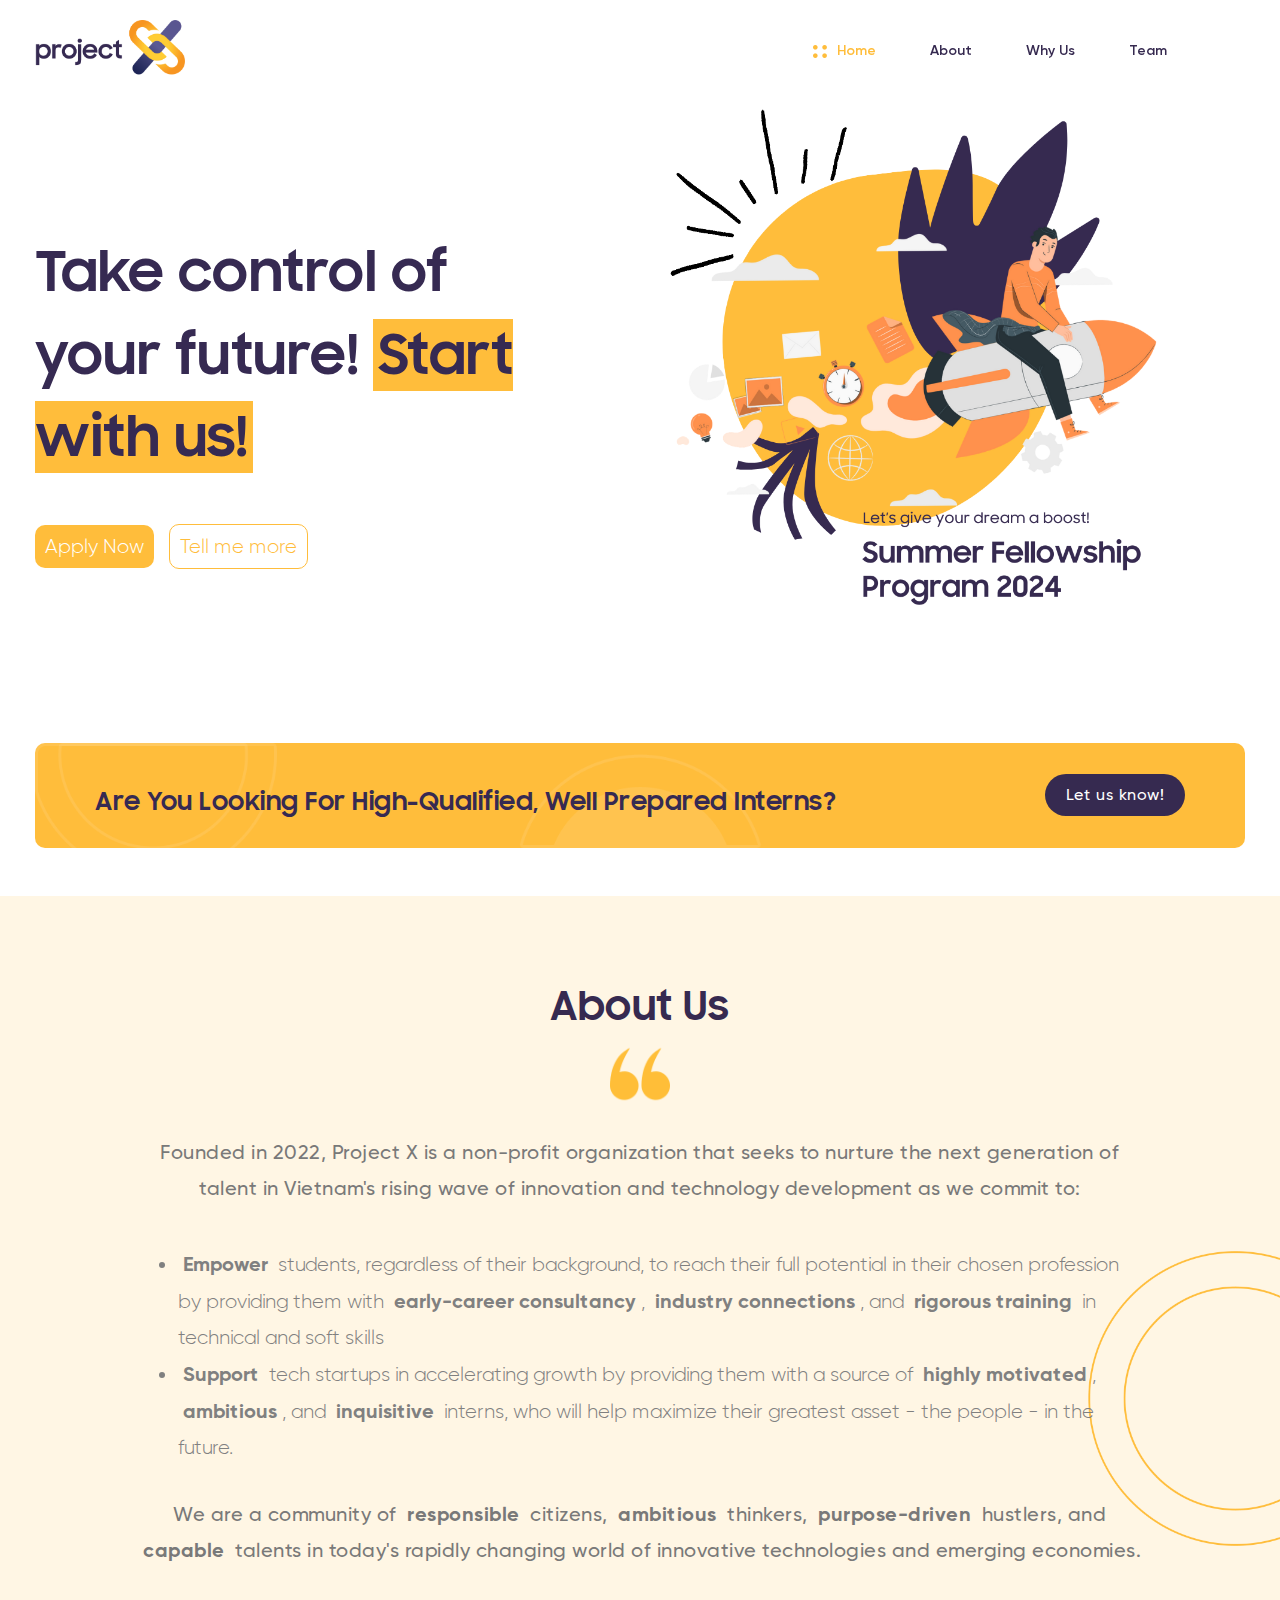
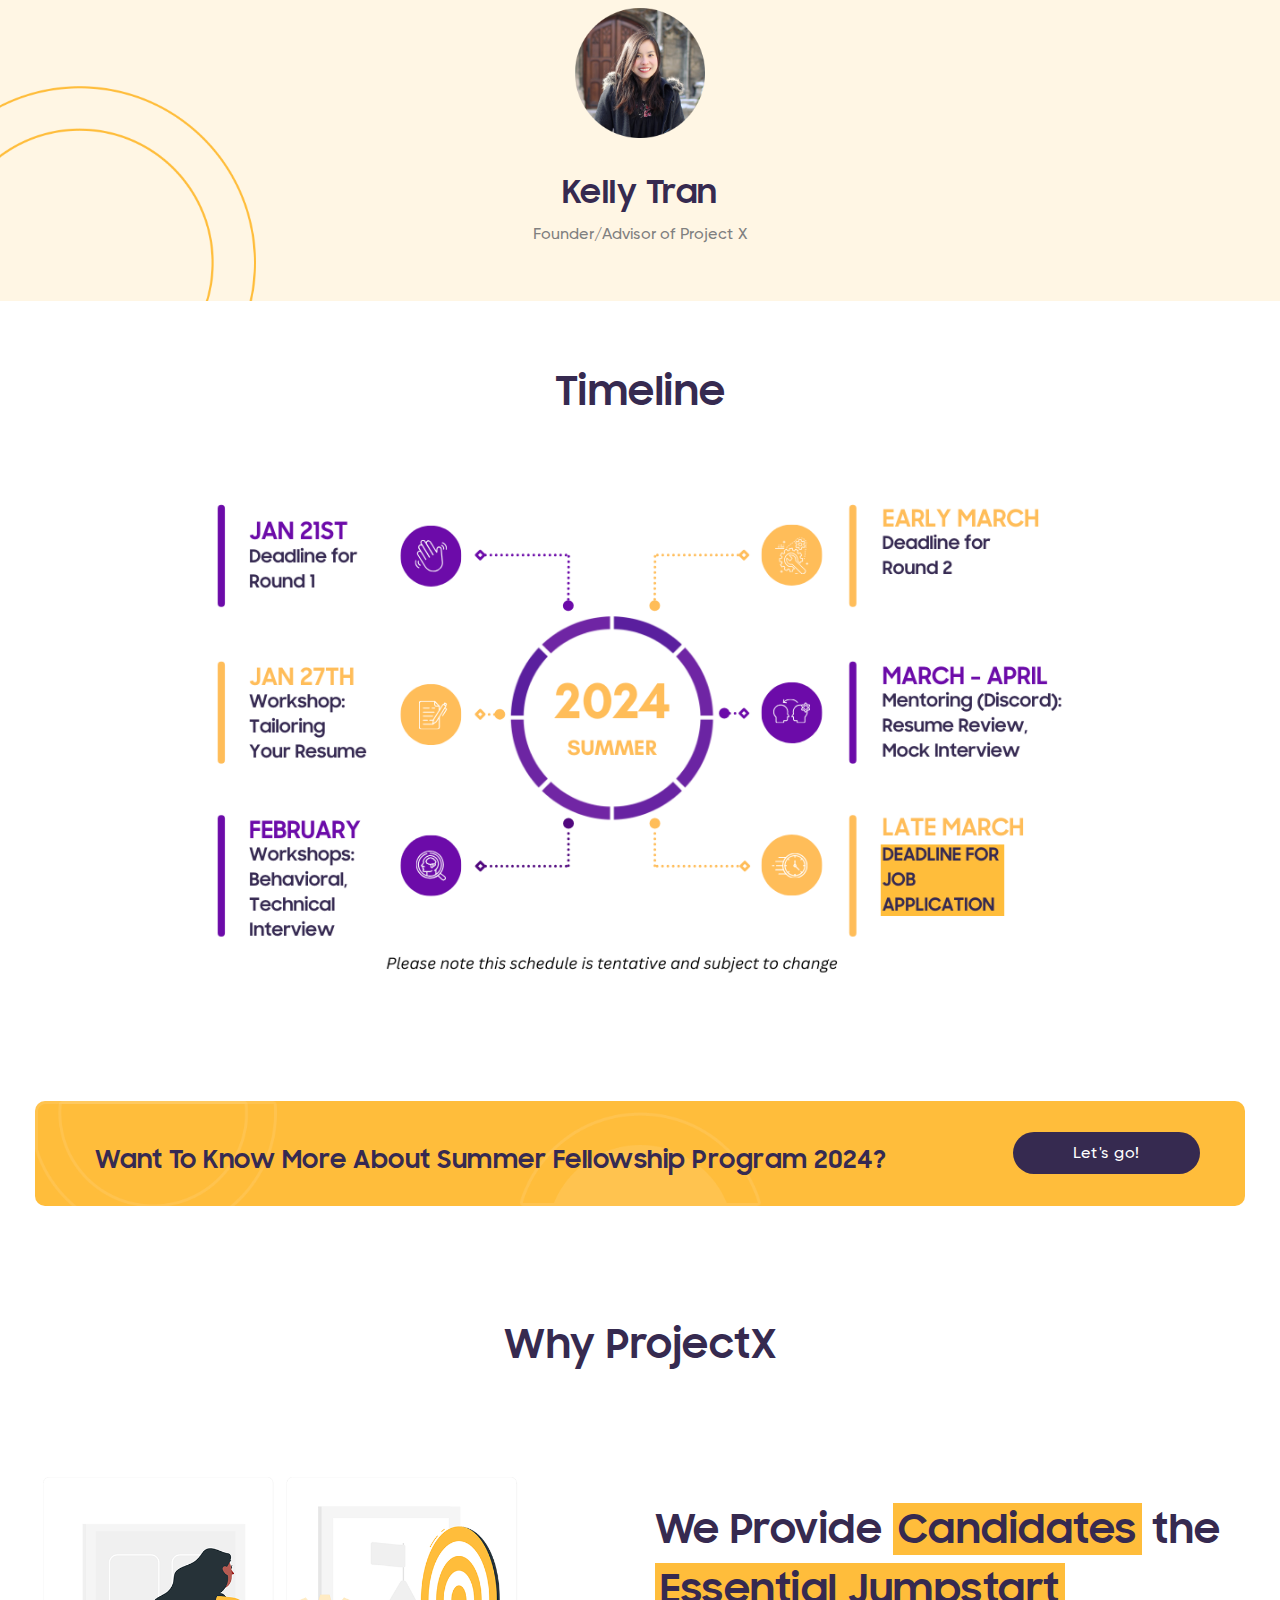
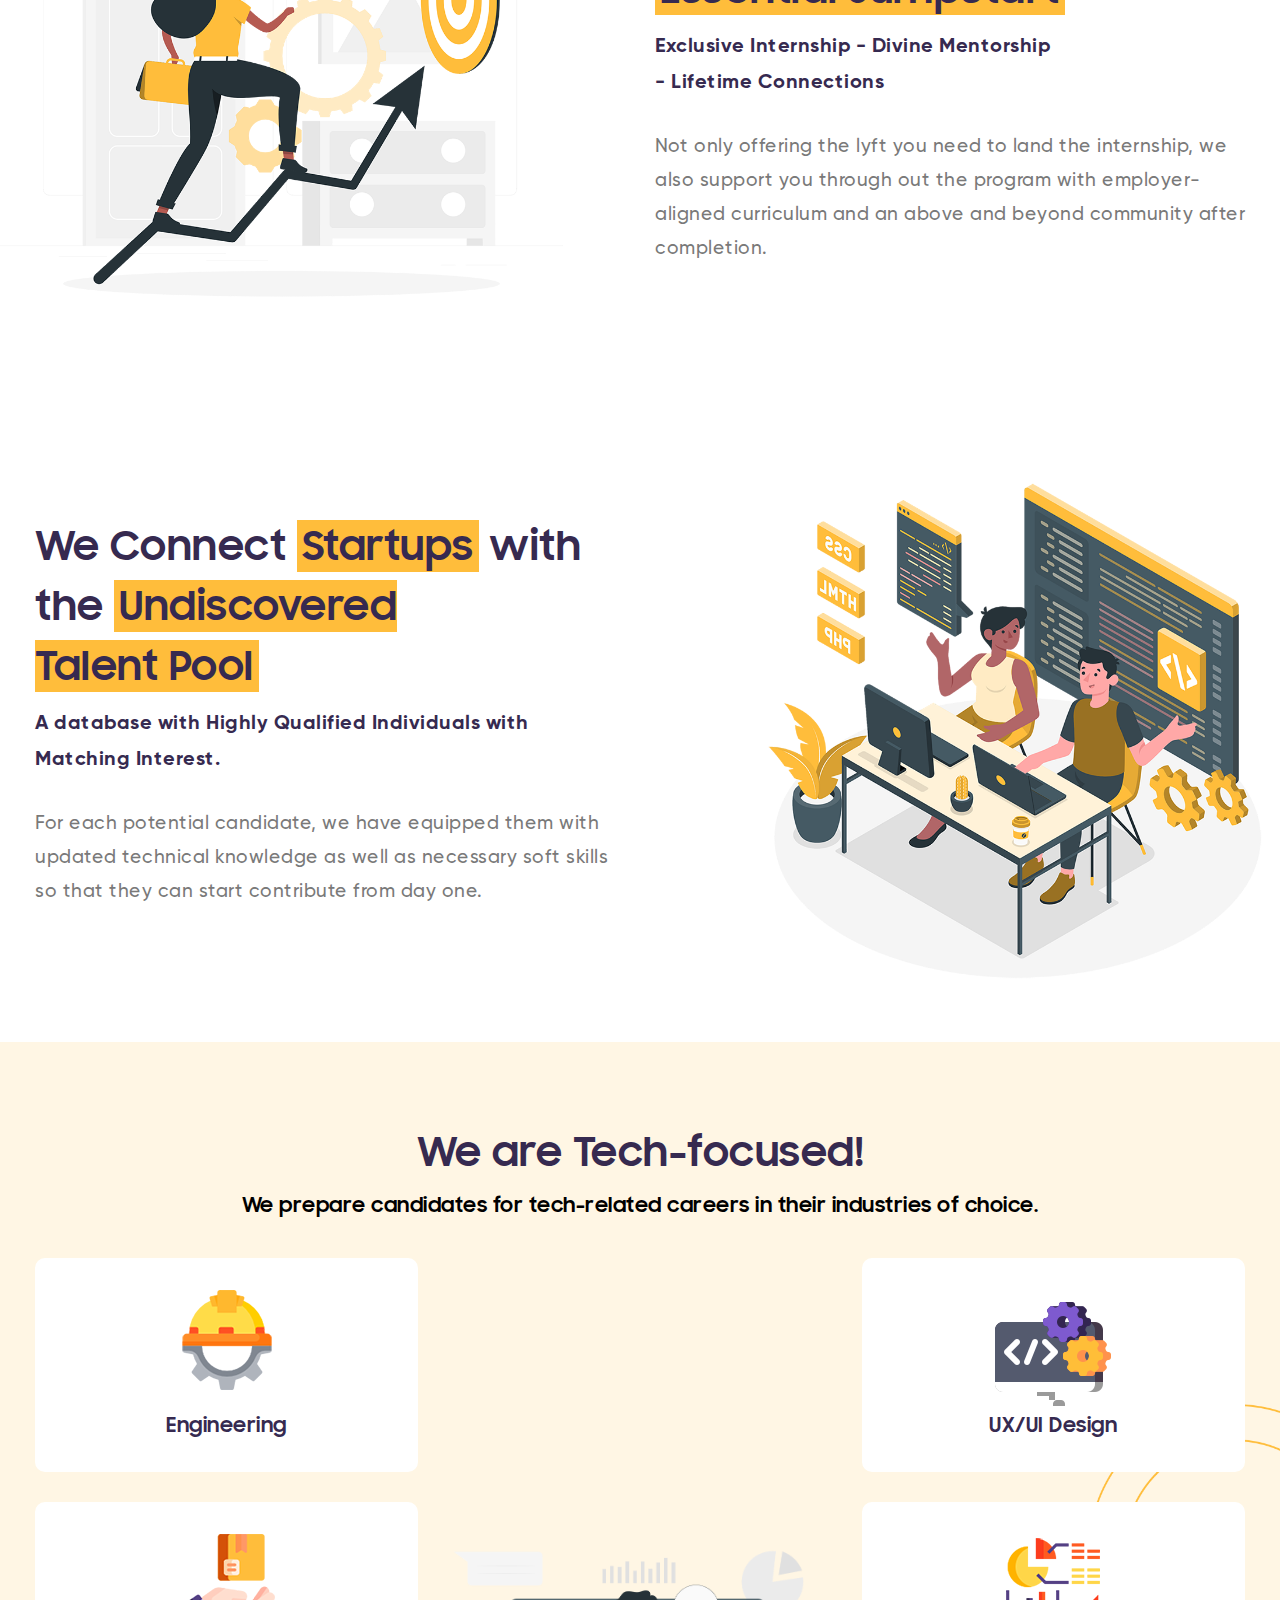
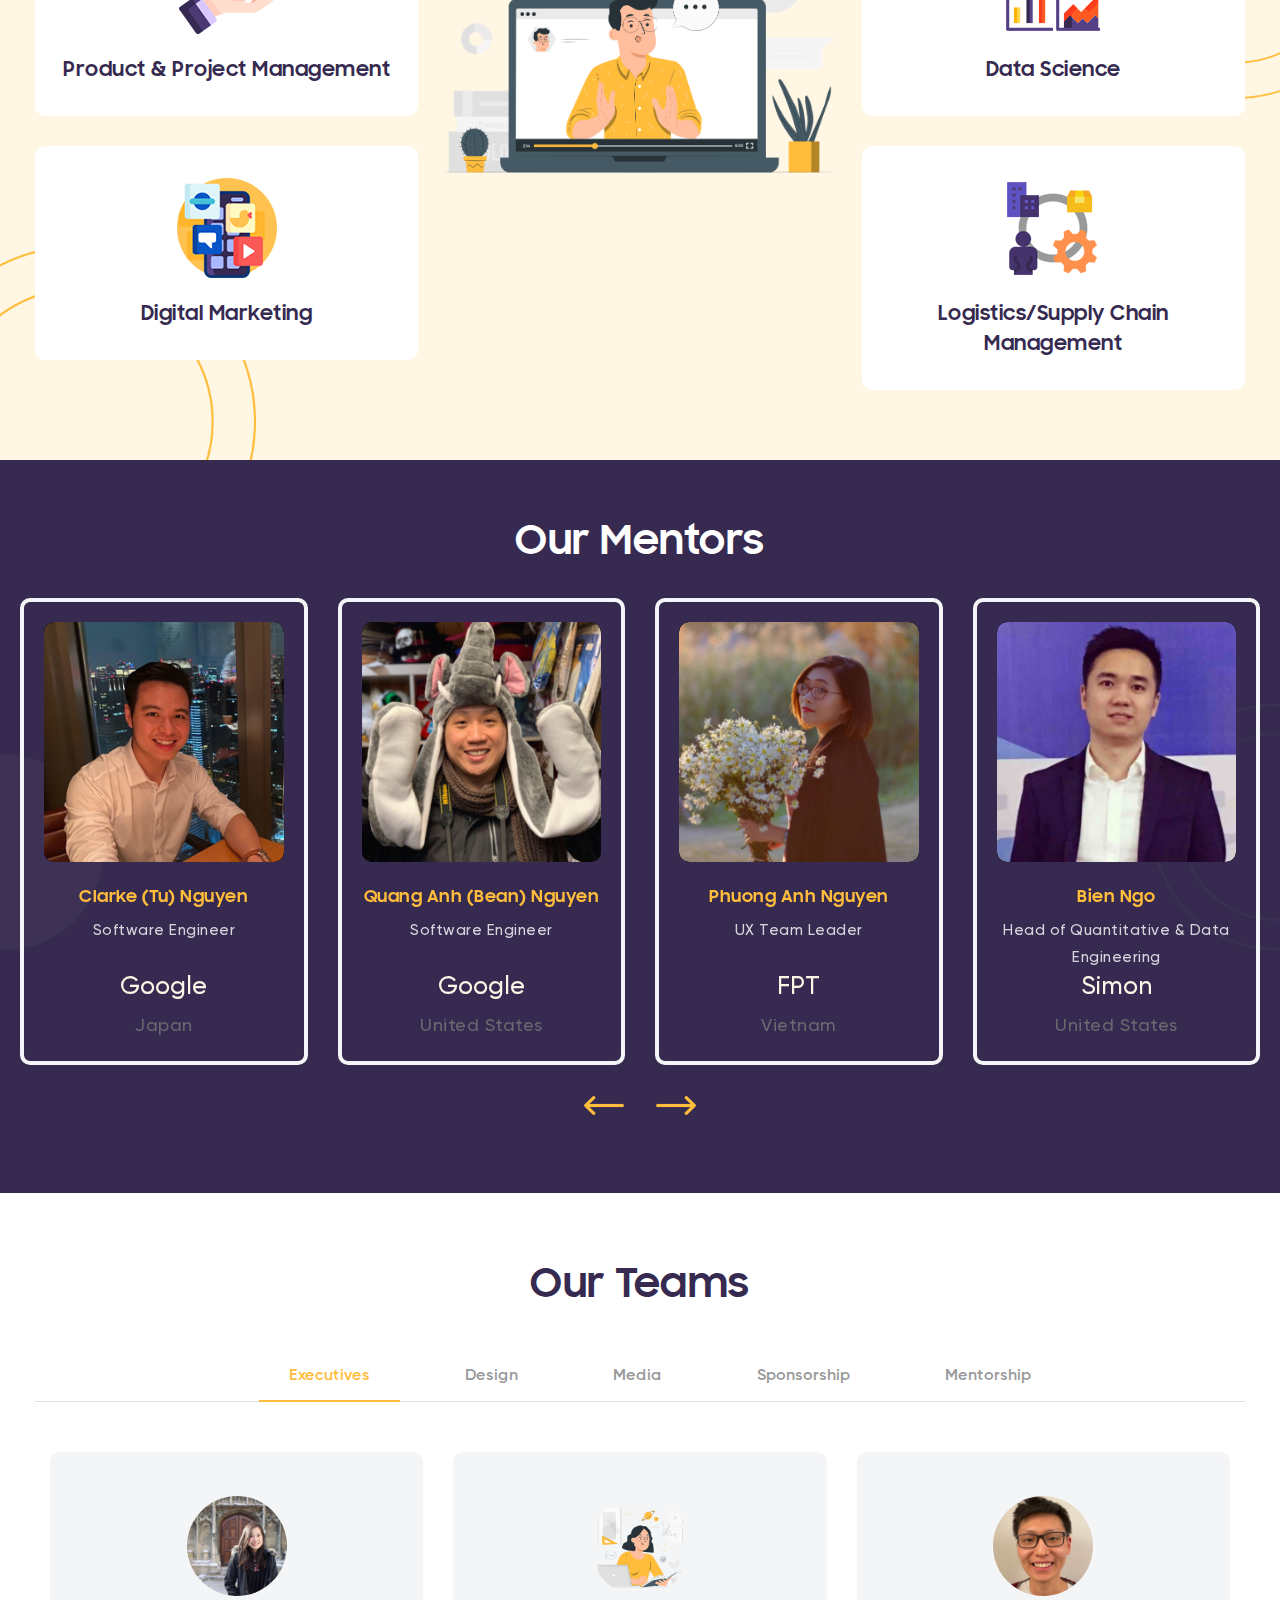
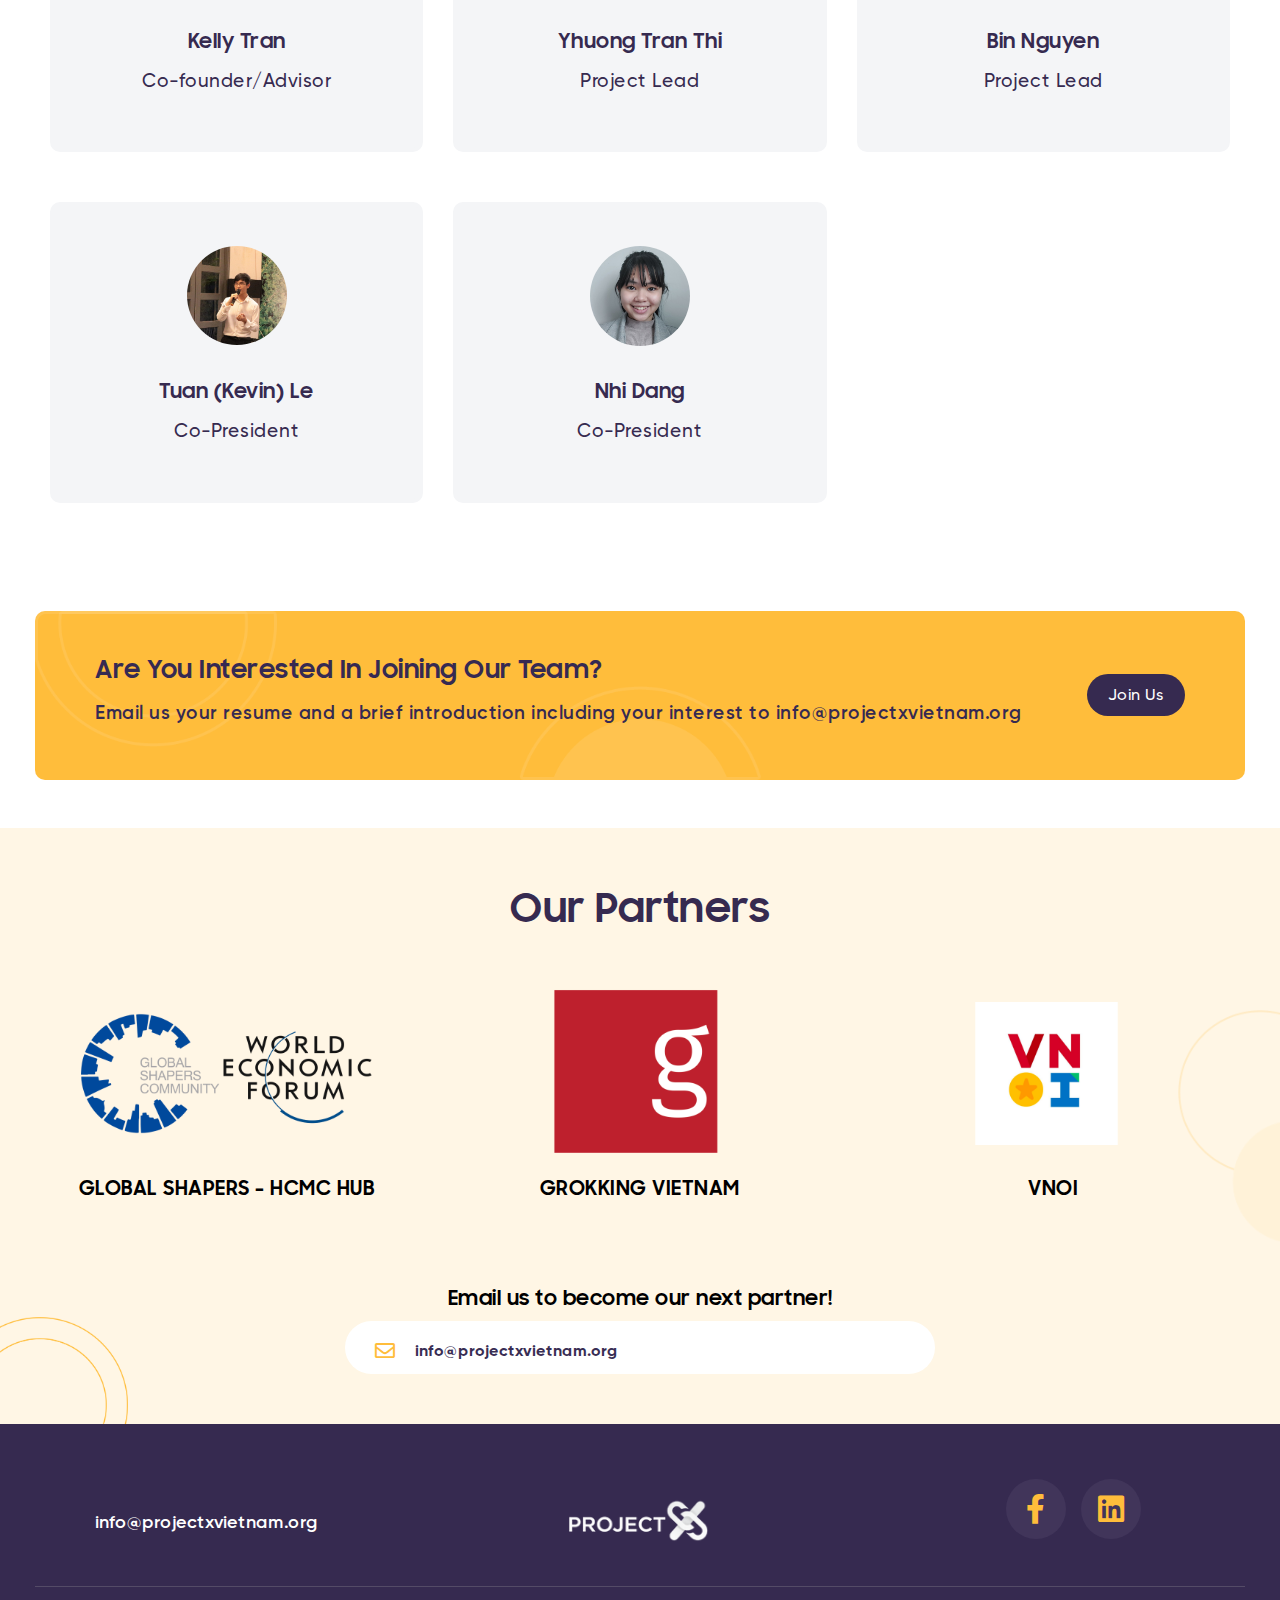
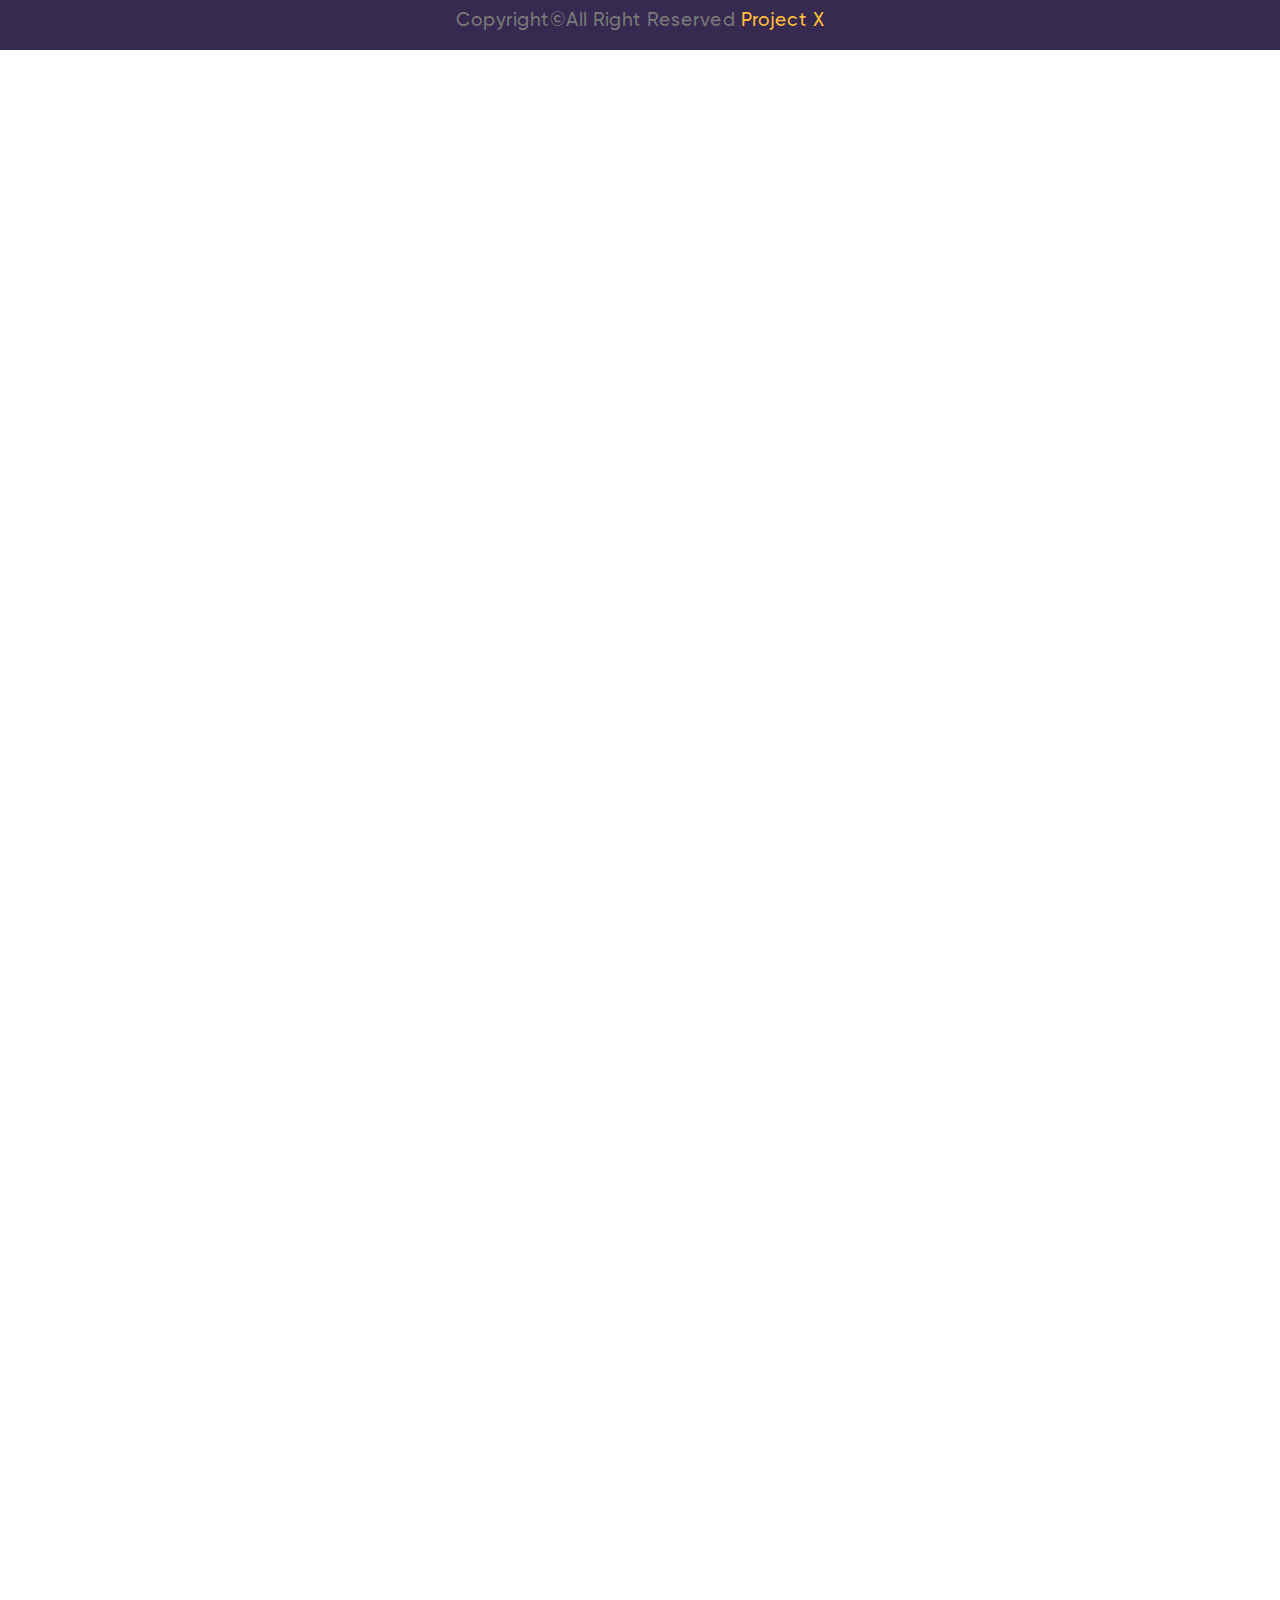
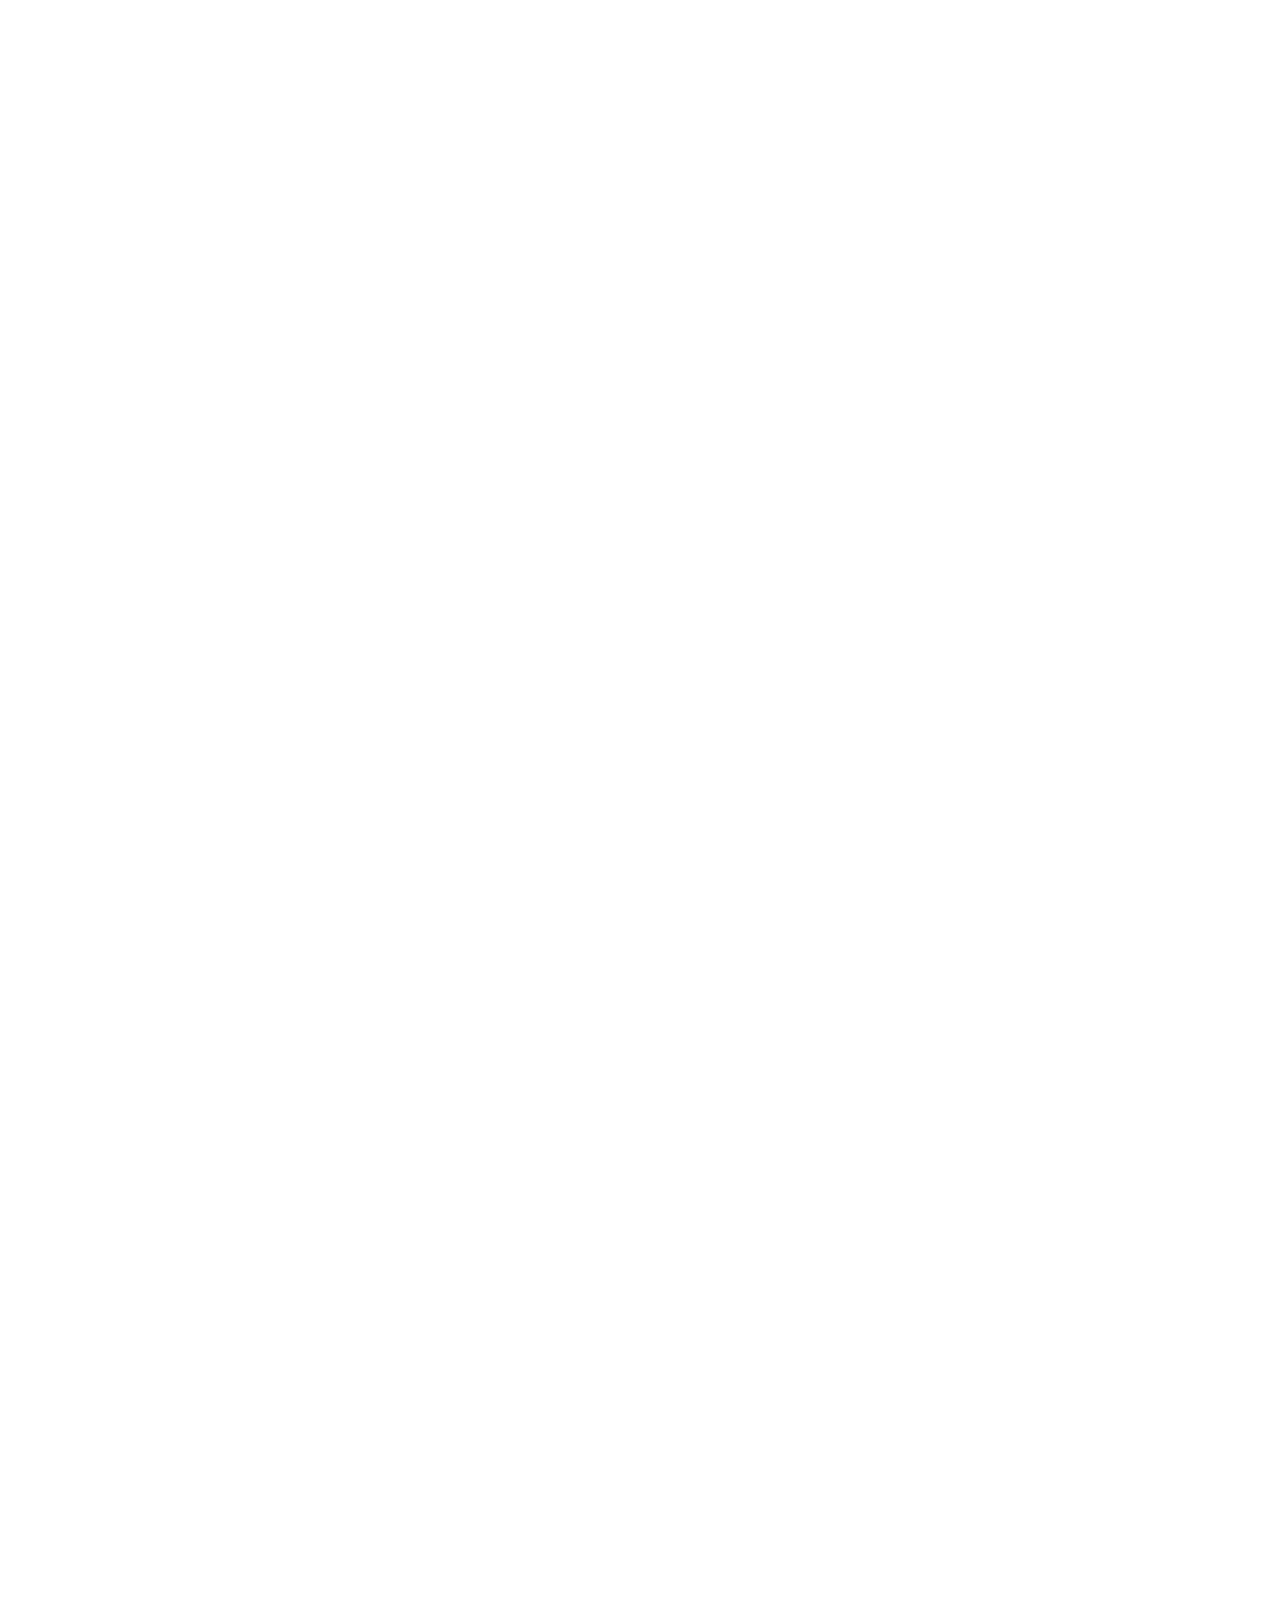
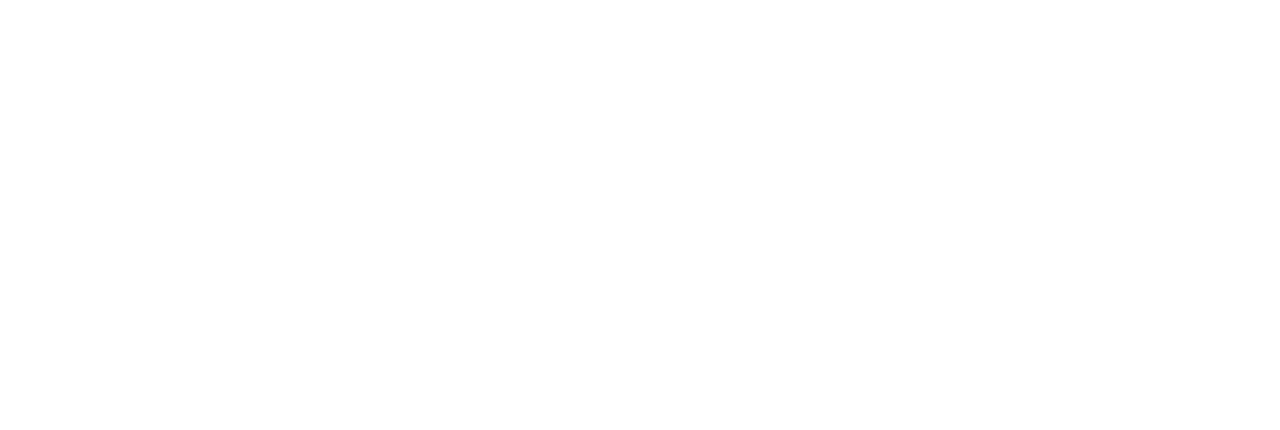
<file: index.html>
<!DOCTYPE html>
<html lang="en">
  <head>
    <!-- Title of The Page -->
    <title>ProjectX</title>
    <!-- Meta Informations -->
    <meta charset="utf-8" />
    <meta name="description" content="Spark Agency And Business Template" />
    <meta name="author" content="Spark Agency And Business Template" />
    <meta
      name="keywords"
      content="Spark, template, html and css template, bootstrap 4, ui template kit, envato templates, business html templates, html, css"
    />
    <meta
      name="viewport"
      content="width=device-width, height=device-height, initial-scale=1.0"
    />
    <meta http-equiv="X-UA-Compatible" content="IE=edge" />
    <!-- Favicon -->
    <link
      rel="icon"
      href="images/logo/projectx-logonew-06.jpg"
      type="images/logo/projectx-logonew-06.jpg"
    />
    <!-- Fonts CSS -->
    <link rel="stylesheet" type="text/css" href="fonts/stylesheet.css" />
    <!-- Bootstrap Version 4.5.0 Minified CSS -->
    <link type="text/css" rel="stylesheet" href="css/bootstrap.min.css" />
    <!-- FontAwesome CSS -->
    <link type="text/css" rel="stylesheet" href="css/font-awsome.css" />
    <!-- OwlCarousel CSS -->
    <link type="text/css" rel="stylesheet" href="css/owl.carousel.min.css" />
    <!-- Customized Style CSS -->
    <link type="text/css" rel="stylesheet" href="css/style.css?v=1" />
    <!-- Responsive CSS -->
    <link type="text/css" rel="stylesheet" href="css/responsive.css" />
  </head>

  <body>
    <!-- Spinner loader Start -->
    <div class="loader">
      <div id="loading-bar-spinner" class="spinner">
        <div class="spinner-icon"></div>
      </div>
    </div>
    <!-- Spinner loader End -->
    <!-- Header STARTS Here -->
    <header>
      <!-- Navbar STARTS Here -->
      <nav class="navbar navbar-expand-lg">
        <div class="container">
          <a class="navbar-brand" href="index.html"
            ><img src="images/new_logo.png" class="img-fluid" alt="Header-logo"
          /></a>
          <button
            class="navbar-toggler"
            type="button"
            data-toggle="collapse"
            data-target="#navbarNav"
            aria-controls="navbarNav"
            aria-expanded="false"
            aria-label="Toggle navigation"
          >
            <span class="navbar-toggler-icon"></span>
          </button>
          <div
            class="collapse navbar-collapse justify-content-end"
            id="navbarNav"
          >
            <ul class="navbar-nav">
              <li class="nav-item active">
                <a class="nav-link" href="#home"
                  ><img
                    src="images/home-select.png"
                    class="img-fluid img-responsive"
                  />Home<span class="sr-only">(current)</span></a
                >
              </li>
              <li class="nav-item">
                <a class="nav-link" href="#about"
                  ><img
                    src="images/home-select.png"
                    class="img-fluid img-responsive"
                  />About</a
                >
              </li>
              <li class="nav-item">
                <a class="nav-link" href="#why-us"
                  ><img
                    src="images/home-select.png"
                    class="img-fluid img-responsive"
                  />Why Us</a
                >
              </li>
              <li class="nav-item">
                <a class="nav-link" href="#team"
                  ><img
                    src="images/home-select.png"
                    class="img-fluid img-responsive"
                  />Team</a
                >
              </li>
              <!-- <li class="nav-item">
                            <a class="nav-link" href="privacy.html"><img src="images/home-select.png" class="img-fluid img-responsive">Privacy</a>
                        </li>
                        <li class="nav-item">
                            <a class="nav-link" href="faq.html"><img src="images/home-select.png" class="img-fluid img-responsive">FAQ</a>
                        </li> -->
              <!-- <li>
                <a
                  class="btn btn-orange"
                  href="https://projectxvietnam.larksuite.com/share/base/form/shrusmGLPwowVzDb8yvfU8fesUg"
                  target="_blank"
                  >Apply Now</a
                >
              </li> -->
            </ul>
          </div>
        </div>
      </nav>
      <!-- Navbar ENDS Here -->
    </header>
    <!-- Header ENDS Here -->

    <!-- Main Body STARTS here -->

    <!-- Home Banner Start -->
    <section id="home" class="home-banner">
      <div class="container">
        <div class="row align-items-center">
          <div class="col-md-5">
            <div class="main-heading">
              <h1>
                Take control <br />
                of your future!<br />
                <span>Start with us!</span>
              </h1>
            </div>
            <div class="home-icon">
              <!-- <p>Application opens <span> April 16th, 2022</span></p> -->
              <a
                class="btn-orange-primary"
                href="https://projectxvietnam.larksuite.com/share/base/form/shrusmGLPwowVzDb8yvfU8fesUg"
                target="_blank"
                >Apply Now</a
              >
              <a
                class="btn-orange-secondary"
                href="https://www.facebook.com/techXVn"
                target="_blank"
                >Tell me more</a
              >
            </div>
          </div>
        </div>
      </div>
    </section>
    <!-- Home Banner End -->

    <!-- Contact Us Section Start -->
    <section class="pt-5 pb-5">
      <div class="container">
        <div class="spark-bg">
          <div class="spark">
            <div class="spark-content">
              <h3>
                Are you looking for high-qualified, well prepared interns?
              </h3>
              <!-- <p>Lorem ipsum dolor sit amet, consectetur adipiscing elit</p> -->
            </div>
            <a
              href="https://z.umn.edu/internneed"
              target="_blank"
              class="btn btn-blue"
              >Let us know!</a
            >
          </div>
        </div>
      </div>
    </section>
    <!-- Contact Us Section End -->

    <!-- About Us Section Start -->
    <section id="about" class="effective-bg text-center">
      <div class="container">
        <div class="row justify-content-center">
          <div class="col-md-10">
            <div class="heading text-center">
              <h2>About Us</h2>
            </div>
            <div class="author-content">
              <img src="images/comma.png" class="img-fluid" alt="author-img" />
              <p>
                Founded in 2022, Project X is a non-profit organization that
                seeks to nurture the next generation of talent in Vietnam's
                rising wave of innovation and technology development as we
                commit to:
              </p>
              <ul class="purposes">
                <li>
                  <span>Empower</span> students, regardless of their background,
                  to reach their full potential in their chosen profession by
                  providing them with <span>early-career consultancy</span>,
                  <span>industry connections</span>, and
                  <span>rigorous training</span> in technical and soft skills
                </li>
                <li>
                  <span>Support</span> tech startups in accelerating growth by
                  providing them with a source of <span>highly motivated</span>,
                  <span>ambitious</span>, and <span>inquisitive</span> interns,
                  who will help maximize their greatest asset - the people - in
                  the future.
                </li>
              </ul>
              <p>
                We are a community of <span>responsible</span> citizens,
                <span>ambitious</span> thinkers,
                <span>purpose-driven</span> hustlers, and
                <span>capable</span> talents in today's rapidly changing world
                of innovative technologies and emerging economies.
              </p>
              <img
                src="images/sig.png"
                class="img-fluid sig-img"
                alt="signature-img"
              />
              <h2>Kelly Tran</h2>
              <h6>Founder/Advisor of Project X</h6>
            </div>
          </div>
        </div>
      </div>
    </section>
    <!-- About Us Section End -->

    <!-- Recruitment Timeline Section Start-->
    <section id="timeline" class="expect-bg">
      <div class="container">
        <div class="heading text-center">
          <h2 class="mt-0">Timeline</h2>
        </div>
        <div class="row justify-content-center">
          <div class="expect-content-bg col-sm-10">
            <img
              src="images/ROUND1TIMELINE.png"
              class="img-fluid img-phone"
              alt="timeline-img"
            />
          </div>
        </div>
      </div>
    </section>
    <!-- Recruitment Timeline Sectiom End-->

    <section class="pt-5 pb-5">
      <div class="container">
        <div class="spark-bg">
          <div class="spark row justify-content-end">
            <div class="spark-content col-md-10">
              <h3>Want to know more about Summer Fellowship Program 2024?</h3>
              <!-- <p>Email us your resume and a brief introduction including your interest to info@projectxvietnam.org</p> -->
            </div>
            <a
              href="https://www.facebook.com/techXVn"
              target="_blank"
              class="btn btn-blue col-md-2"
              >Let's go!</a
            >
          </div>
        </div>
      </div>
    </section>

    <!-- Modern Feature Section Start -->
    <div id="why-us" class="heading head text-center">
      <h2>
        <br />
        Why ProjectX
      </h2>
    </div>
    <section class="feature-bg">
      <div class="container">
        <div class="row justify-content-end">
          <div class="col-lg-6 col-sm-7">
            <div class="heading head">
              <h2>
                We Provide <span>Candidates</span> the
                <span>Essential Jumpstart</span>
              </h2>
            </div>
            <p class="dark-color">
              Exclusive Internship - Divine Mentorship <br />- Lifetime
              Connections
            </p>
            <p>
              Not only offering the lyft you need to land the internship, we
              also support you through out the program with employer-aligned
              curriculum and an above and beyond community after completion.
            </p>
          </div>
        </div>
      </div>
    </section>
    <section class="both-bg">
      <div class="container">
        <div class="row">
          <div class="col-lg-6 col-sm-7">
            <div class="heading head">
              <h2>
                We Connect <span> Startups</span> with the
                <span>Undiscovered <br />Talent Pool</span>
              </h2>
            </div>
            <p class="dark-color">
              A database with Highly Qualified Individuals with Matching
              Interest.
            </p>
            <p>
              For each potential candidate, we have equipped them with updated
              technical knowledge as well as necessary soft skills so that they
              can start contribute from day one.
            </p>
          </div>
        </div>
      </div>
    </section>
    <!-- Modern Feature Section End -->

    <!-- Featured Mentors Section Start -->
    <section class="effective-bg">
      <div class="container">
        <div class="row">
          <div class="heading text-center col-lg-12">
            <h2>We are Tech-focused!</h2>
            <h5>
              We prepare candidates for tech-related careers in their industries
              of choice.
            </h5>
          </div>

          <div class="col-lg-4 col-sm-10 effective">
            <div class="effective-content-bg">
              <div class="effective-content">
                <div class="join-img">
                  <img src="images/hour.png" class="img-fluid" alt="hour-img" />
                </div>
                <div class="join-content">
                  <h5>Engineering</h5>
                </div>
              </div>
            </div>

            <div class="effective-content-bg">
              <div class="effective-content">
                <div class="join-img">
                  <img
                    src="images/snack.png"
                    class="img-fluid"
                    alt="snack-img"
                  />
                </div>
                <div class="join-content">
                  <h5>Product & Project Management</h5>
                </div>
              </div>
            </div>

            <div class="effective-content-bg">
              <div class="effective-content">
                <div class="join-img">
                  <img
                    src="images/learning.png"
                    class="img-fluid"
                    alt="learning-img"
                  />
                </div>
                <div class="join-content">
                  <h5>Digital Marketing</h5>
                </div>
              </div>
            </div>
          </div>

          <div class="col-lg-4 col-sm-10 effetive-image"></div>

          <div class="col-lg-4 col-sm-10 effective effective1">
            <div class="effective-content-bg">
              <div class="effective-content">
                <div class="join-img">
                  <img
                    src="images/global.png"
                    class="img-fluid"
                    alt="global-img"
                  />
                </div>
                <div class="join-content">
                  <h5>UX/UI Design</h5>
                </div>
              </div>
            </div>

            <div class="effective-content-bg">
              <div class="effective-content">
                <div class="join-img">
                  <img src="images/tour.png" class="img-fluid" alt="tour-img" />
                </div>
                <div class="join-content">
                  <h5>Data Science</h5>
                </div>
              </div>
            </div>

            <div class="effective-content-bg">
              <div class="effective-content">
                <div class="join-img">
                  <img
                    src="images/health.png"
                    class="img-fluid"
                    alt="health-img"
                  />
                </div>
                <div class="join-content">
                  <h5>Logistics/Supply Chain Management</h5>
                </div>
              </div>
            </div>
          </div>
        </div>
      </div>
    </section>
    <!-- Featured Mentors End -->

    <!-- Why Join Us Section Start -->
    <!-- <section class="effective-bg text-center">
        <div class="container">
            <div class="row justify-content-center">
                <div class="col-md-10">
                   <div class="heading text-center">
                      <h2>We are Tech-focused!</h2>
         </div>
         <div class="row justify-content-center">
             <div class="col-lg-4 col-sm-6">
                 <div class="join-us-bg">
                     <div class="join-img">
                         <img src="images/hour.png" class="img-fluid" alt="hour-img">
                     </div>
                     <div class="join-content">
                         <h5>Engineering</h5>
                     </div>
                 </div>
             </div>
             <div class="col-lg-4 col-sm-6">
                 <div class="join-us-bg">
                     <div class="join-img">
                         <img src="images/snack.png" class="img-fluid" alt="snack-img">
                     </div>
                     <div class="join-content">
                         <h5>Product & Project Management</h5>
                     </div>
                 </div>
             </div>
             <div class="col-lg-4 col-sm-6">
                 <div class="join-us-bg">
                     <div class="join-img">
                         <img src="images/learning.png" class="img-fluid" alt="learning-img">
                     </div>
                     <div class="join-content">
                         <h5>Digital Marketing</h5>
                     </div>
                 </div>
             </div>
             <div class="col-lg-4 col-sm-6">
                 <div class="join-us-bg">
                     <div class="join-img">
                         <img src="images/global.png" class="img-fluid" alt="global-img">
                     </div>
                     <div class="join-content">
                         <h5>UX/UI Design</h5>
                     </div>
                 </div>
             </div>
             <div class="col-lg-4 col-sm-6">
                 <div class="join-us-bg">
                     <div class="join-img ">
                         <img src="images/tour.png" class="img-fluid" alt="tour-img">
                     </div>
                     <div class="join-content">
                         <h5>Data Science</h5>
                     </div>
                 </div>
             </div>
             <div class="col-lg-4 col-sm-6">
                 <div class="join-us-bg">
                     <div class="join-img">
                         <img src="images/health.png" class="img-fluid" alt="health-img">
                     </div>
                     <div class="join-content">
                         <h5>Logistics/Supply Chain Management</h5>
                     </div>
                </div>
             </div>
        </div>
     </div>
    </section> -->
    <!-- Why Join Us Section End -->

    <!-- Our Expert Mentors Section Start -->
    <section class="author-bg text-center">
      <div class="container">
        <div class="row justify-content-center">
          <div class="section-title col-md-12">
            <div class="heading text-center">
              <h2>Our Mentors</h2>
            </div>
          </div>

          <div class="owl-carousel owl-theme investment-partners">
            <!-- Row 1 -->
            <div class="item">
              <div class="row justify-content-center">
                <!-- Clarke (Tu) Nguyen -->
                <div class="col-md-3 col-sm-6">
                  <div class="partner-bg">
                    <div class="partner-img">
                      <img
                        src="images/experts/Clarke_Tu_Nguyen.png"
                        class="img-fluid img1"
                        alt="Clarke (Tu) Nguyen"
                      />
                      <img
                        title="Google"
                        src="images/logo/companies/google.jpeg"
                        class="overlay"
                        alt="Google"
                      />
                    </div>
                    <div class="partner-content">
                      <h5>
                        <a
                          target="_blank"
                          href="https://www.facebook.com/techXVn/photos/117462567598450"
                          >Clarke (Tu) Nguyen</a
                        >
                      </h5>
                      <p style="color: #ffffff; font-size: 15px">
                        Software Engineer<br />
                      </p>
                      <p style="color: #ffffff; font-size: 15px; opacity: 0">
                        Software Engineer
                      </p>
                      <h6>Google</h6>
                      <p style="font-size: 18px">Japan</p>
                    </div>
                  </div>
                </div>
                <!-- Quang Anh (Bean) Nguyen -->
                <div class="col-md-3 col-sm-6">
                  <div class="partner-bg">
                    <div class="partner-img">
                      <img
                        src="images/experts/Quang_Anh_Bean_Nguyen.png"
                        class="img-fluid img1"
                        alt="Quang Anh (Bean) Nguyen"
                      />
                      <img
                        title="Google"
                        src="images/logo/companies/google.jpeg"
                        class="overlay"
                        alt="Google"
                      />
                    </div>
                    <div class="partner-content">
                      <h5>
                        <a
                          target="_blank"
                          href="https://www.facebook.com/techXVn/photos/117678000910240"
                          >Quang Anh (Bean) Nguyen</a
                        >
                      </h5>
                      <p style="color: #ffffff; font-size: 15px">
                        Software Engineer<br />
                      </p>
                      <p style="color: #ffffff; font-size: 15px; opacity: 0">
                        Software Engineer
                      </p>
                      <h6>Google</h6>
                      <p style="font-size: 18px">United States</p>
                    </div>
                  </div>
                </div>
                <!-- Phuong Anh Nguyen -->
                <div class="col-md-3 col-sm-6">
                  <div class="partner-bg">
                    <div class="partner-img">
                      <img
                        src="images/experts/Phuong_Anh_Nguyen.png"
                        class="img-fluid img1"
                        alt="Phuong Anh Nguyen"
                      />
                      <img
                        title="FPT"
                        src="images/logo/companies/fpt.jpeg"
                        class="overlay"
                        alt="FPT"
                      />
                    </div>
                    <div class="partner-content">
                      <h5>
                        <a
                          target="_blank"
                          href="https://www.facebook.com/techXVn/photos/118244097520297"
                          >Phuong Anh Nguyen</a
                        >
                      </h5>
                      <p style="color: #ffffff; font-size: 15px">
                        UX Team Leader<br />
                      </p>
                      <p style="color: #ffffff; font-size: 15px; opacity: 0">
                        UX Team Leader
                      </p>
                      <h6>FPT</h6>
                      <p style="font-size: 18px">Vietnam</p>
                    </div>
                  </div>
                </div>
                <!-- Bien Ngo -->
                <div class="col-md-3 col-sm-6">
                  <div class="partner-bg">
                    <div class="partner-img">
                      <img
                        src="images/experts/Bien_Ngo.png"
                        class="img-fluid img1"
                        alt="Bien Ngo"
                      />
                      <img
                        title="Simon"
                        src="images/logo/companies/simon.jpeg"
                        class="overlay"
                        alt="Simon"
                      />
                    </div>
                    <div class="partner-content">
                      <h5>
                        <a
                          target="_blank"
                          href="https://www.facebook.com/techXVn/photos/118611337483573"
                          >Bien Ngo</a
                        >
                      </h5>
                      <p style="color: #ffffff; font-size: 15px">
                        Head of Quantitative & Data Engineering<br />
                      </p>

                      <h6>Simon</h6>
                      <p style="font-size: 18px">United States</p>
                    </div>
                  </div>
                </div>
              </div>
            </div>
            <!-- Row 2 -->
            <div class="item">
              <div class="row justify-content-center">
                <!-- David Vu -->
                <div class="col-md-3 col-sm-6">
                  <div class="partner-bg">
                    <div class="partner-img">
                      <img
                        src="images/experts/David_Vu.png"
                        class="img-fluid img1"
                        alt="David Vu"
                      />
                      <img
                        title="Meta"
                        src="images/logo/companies/meta.jpeg"
                        class="overlay"
                        alt="Meta"
                      />
                    </div>
                    <div class="partner-content">
                      <h5>
                        <a
                          target="_blank"
                          href="https://www.facebook.com/techXVn/photos/118395397505167"
                          >David Vu</a
                        >
                      </h5>
                      <p style="color: #ffffff; font-size: 15px">
                        Software Engineer<br />
                      </p>
                      <p style="color: #ffffff; font-size: 15px; opacity: 0">
                        Software Engineer
                      </p>
                      <h6>Meta</h6>
                      <p style="font-size: 18px">United States</p>
                    </div>
                  </div>
                </div>
                <!-- Dr. Hieu Nguyen -->
                <div class="col-md-3 col-sm-6">
                  <div class="partner-bg">
                    <div class="partner-img">
                      <img
                        src="images/experts/Dr_Hieu_Nguyen.png"
                        class="img-fluid img1"
                        alt="Dr. Hieu Nguyen"
                      />
                      <img
                        title="CNA"
                        src="images/logo/companies/cna.jpeg"
                        class="overlay"
                        alt="CNA"
                      />
                    </div>
                    <div class="partner-content">
                      <h5>
                        <a
                          target="_blank"
                          href="https://www.facebook.com/techXVn/photos/119371457407561"
                          >Dr. Hieu Nguyen</a
                        >
                      </h5>
                      <p style="color: #ffffff; font-size: 15px">
                        Data Scientist<br />
                      </p>
                      <p style="color: #ffffff; font-size: 15px; opacity: 0">
                        Data Scientist
                      </p>
                      <h6>CNA</h6>
                      <p style="font-size: 18px">United States</p>
                    </div>
                  </div>
                </div>
                <!-- Tien Dao -->
                <div class="col-md-3 col-sm-6">
                  <div class="partner-bg">
                    <div class="partner-img">
                      <img
                        src="images/experts/Tien_Dao.png"
                        class="img-fluid img1"
                        alt="Tien Dao"
                      />
                      <img
                        title="Microsoft"
                        src="images/logo/companies/microsoft.jpeg"
                        class="overlay"
                        alt="Microsoft"
                      />
                    </div>
                    <div class="partner-content">
                      <h5>
                        <a
                          target="_blank"
                          href="https://www.facebook.com/techXVn/photos/119921294019244"
                          >Tien Dao</a
                        >
                      </h5>
                      <p style="color: #ffffff; font-size: 15px">
                        Product Designer II<br />
                      </p>
                      <p style="color: #ffffff; font-size: 15px; opacity: 0">
                        Product Designer II
                      </p>
                      <h6>Microsoft</h6>
                      <p style="font-size: 18px">United States</p>
                    </div>
                  </div>
                </div>
                <!-- Van Ha -->
                <div class="col-md-3 col-sm-6">
                  <div class="partner-bg">
                    <div class="partner-img">
                      <img
                        src="images/experts/Van_Ha.png"
                        class="img-fluid img1"
                        alt="Van Ha"
                      />
                      <img
                        title="Amazon"
                        src="images/logo/companies/amazon.jpeg"
                        class="overlay"
                        alt="Amazon"
                      />
                    </div>
                    <div class="partner-content">
                      <h5>
                        <a
                          target="_blank"
                          href="https://www.facebook.com/techXVn/photos/120844023926971"
                          >Van Ha</a
                        >
                      </h5>
                      <p style="color: #ffffff; font-size: 15px">
                        Senior Product Manager<br />
                      </p>
                      <p style="color: #ffffff; font-size: 15px; opacity: 0">
                        Senior Product Manager
                      </p>
                      <h6>Amazon</h6>
                      <p style="font-size: 18px">United States</p>
                    </div>
                  </div>
                </div>
              </div>
            </div>
            <!-- Row 3 -->
            <div class="item">
              <div class="row justify-content-center">
                <!-- Buck Phan -->
                <div class="col-md-3 col-sm-6">
                  <div class="partner-bg">
                    <div class="partner-img">
                      <img
                        src="images/experts/Buck_Phan.png"
                        class="img-fluid img1"
                        alt="Buck Phan"
                      />
                      <img
                        title="GoHub"
                        src="images/logo/companies/gohub.jpeg"
                        class="overlay"
                        alt="GoHub"
                      />
                    </div>
                    <div class="partner-content">
                      <h5>
                        <a
                          target="_blank"
                          href="https://www.facebook.com/techXVn/photos/121801073831266"
                          >Buck Phan</a
                        >
                      </h5>
                      <p style="color: #ffffff; font-size: 15px">
                        Co-founder<br />
                      </p>
                      <p style="color: #ffffff; font-size: 15px; opacity: 0">
                        Co-founder
                      </p>
                      <h6>GoHub</h6>
                      <p style="font-size: 18px">Vietnam</p>
                    </div>
                  </div>
                </div>
                <!-- Hoang Minh Phuong -->
                <div class="col-md-3 col-sm-6">
                  <div class="partner-bg">
                    <div class="partner-img">
                      <img
                        src="images/experts/Hoang_Minh_Phuong.png"
                        class="img-fluid img1"
                        alt="Hoang Minh Phuong"
                      />
                      <img
                        title="GraphicsMiner"
                        src="images/logo/companies/graphicsminer.jpeg"
                        class="overlay"
                        alt="GraphicsMiner"
                      />
                    </div>
                    <div class="partner-content">
                      <h5>
                        <a
                          target="_blank"
                          href="https://www.facebook.com/techXVn/photos/123201673691206"
                          >Hoang Minh Phuong</a
                        >
                      </h5>
                      <p style="color: #ffffff; font-size: 15px">
                        Founder & CEO<br />
                      </p>
                      <p style="color: #ffffff; font-size: 15px; opacity: 0">
                        Founder & CEO
                      </p>
                      <h6>GraphicsMiner</h6>
                      <p style="font-size: 18px">Vietnam</p>
                    </div>
                  </div>
                </div>
                <!-- Scarlet Nguyen -->
                <div class="col-md-3 col-sm-6">
                  <div class="partner-bg">
                    <div class="partner-img">
                      <img
                        src="images/experts/Scarlet_Nguyen.png"
                        class="img-fluid img1"
                        alt="Scarlet Nguyen"
                      />
                      <img
                        title="LinkedIn"
                        src="images/logo/companies/linkedin.jpeg"
                        class="overlay"
                        alt="LinkedIn"
                      />
                    </div>
                    <div class="partner-content">
                      <h5>
                        <a
                          target="_blank"
                          href="https://www.facebook.com/techXVn/photos/124034593607914"
                          >Scarlet Nguyen</a
                        >
                      </h5>
                      <p style="color: #ffffff; font-size: 15px">
                        Software Engineer Intern<br />
                      </p>
                      <p style="color: #ffffff; font-size: 15px; opacity: 0">
                        Software Engineer Intern
                      </p>
                      <h6>LinkedIn</h6>
                      <p style="font-size: 18px">Canada</p>
                    </div>
                  </div>
                </div>
                <!-- Khiem Tran -->
                <div class="col-md-3 col-sm-6">
                  <div class="partner-bg">
                    <div class="partner-img">
                      <img
                        src="images/experts/Khiem_Tran.jpg"
                        class="img-fluid img1"
                        alt="Khiem Tran"
                      />
                      <img
                        title="x85 Robotics"
                        src="images/logo/companies/x85robotics.jpeg"
                        class="overlay"
                        alt="x85 Robotics"
                      />
                    </div>
                    <div class="partner-content">
                      <h5>
                        <a
                          target="_blank"
                          href="https://www.facebook.com/techXVn/photos/124357420242298"
                          >Khiem Tran</a
                        >
                      </h5>
                      <p style="color: #ffffff; font-size: 15px">
                        Co-founder<br />
                      </p>
                      <p style="color: #ffffff; font-size: 15px; opacity: 0">
                        Co-founder<br />
                      </p>
                      <h6>x85 Robotics</h6>
                      <p style="font-size: 18px">Vietnam</p>
                    </div>
                  </div>
                </div>
              </div>
            </div>
            <!-- Row 4 -->
            <div class="item">
              <div class="row justify-content-center">
                <!-- Hy Truong Son -->
                <div class="col-md-3 col-sm-6">
                  <div class="partner-bg">
                    <div class="partner-img">
                      <img
                        src="images/experts/Hy_Truong_Son.png"
                        class="img-fluid img1"
                        alt="Hy Truong Son"
                      />
                      <img
                        title="Facebook"
                        src="images/logo/companies/facebook.jpeg"
                        class="overlay"
                        alt="Facebook"
                      />
                    </div>
                    <div class="partner-content">
                      <h5>
                        <a
                          target="_blank"
                          href="https://www.facebook.com/techXVn/photos/a.124727346871972/126893766655330/"
                          >Hy Truong Son</a
                        >
                      </h5>
                      <p style="color: #ffffff; font-size: 15px">
                        PhD Intern<br />
                      </p>
                      <p style="color: #ffffff; font-size: 15px; opacity: 0">
                        PhD Intern
                      </p>
                      <h6>Facebook</h6>
                      <p style="font-size: 18px">United States</p>
                    </div>
                  </div>
                </div>
                <!-- Long Vu -->
                <div class="col-md-3 col-sm-6">
                  <div class="partner-bg">
                    <div class="partner-img">
                      <img
                        src="images/experts/Long_Vu.png"
                        class="img-fluid img1"
                        alt="Long Vu"
                      />
                      <img
                        title="Shopee"
                        src="images/logo/companies/shopee.jpeg"
                        class="overlay"
                        alt="Shopee"
                      />
                    </div>
                    <div class="partner-content">
                      <h5>
                        <a
                          target="_blank"
                          href="https://www.facebook.com/techXVn/photos/127565743254799"
                          >Long Vu</a
                        >
                      </h5>
                      <p style="color: #ffffff; font-size: 15px">
                        Software Engineer<br />
                      </p>
                      <p style="color: #ffffff; font-size: 15px; opacity: 0">
                        Software Engineer
                      </p>
                      <h6>Shopee</h6>
                      <p style="font-size: 18px">Singapore</p>
                    </div>
                  </div>
                </div>
                <!-- Quang Nguyen -->
                <div class="col-md-3 col-sm-6">
                  <div class="partner-bg">
                    <div class="partner-img">
                      <img
                        src="images/experts/Quang_Nguyen.jpg"
                        class="img-fluid img1"
                        alt="Quang Nguyen"
                      />
                      <img
                        title="TikTok"
                        src="images/logo/companies/tiktok.jpeg"
                        class="overlay"
                        alt="TikTok"
                      />
                    </div>
                    <div class="partner-content">
                      <h5>
                        <a
                          target="_blank"
                          href="https://www.facebook.com/photo/?fbid=434255502603258"
                          >Quang Nguyen</a
                        >
                      </h5>
                      <p style="color: #ffffff; font-size: 15px">
                        Software Engineer<br />
                      </p>
                      <p style="color: #ffffff; font-size: 15px; opacity: 0">
                        Software Engineer
                      </p>
                      <h6>TikTok</h6>
                      <p style="font-size: 18px">United States</p>
                    </div>
                  </div>
                </div>
                <!-- Tuan Doan Nguyen -->
                <div class="col-md-3 col-sm-6">
                  <div class="partner-bg">
                    <div class="partner-img">
                      <img
                        src="images/experts/Tuan_Doan_Nguyen.png"
                        class="img-fluid img1"
                        alt="Tuan Doan Nguyen"
                        height="676px"
                      />
                      <img
                        title="Quora"
                        src="images/logo/companies/quora.png"
                        class="overlay"
                        alt="Quora"
                      />
                    </div>
                    <div class="partner-content">
                      <h5>
                        <a
                          target="_blank"
                          href="https://www.facebook.com/photo/?fbid=405897128772429"
                          >Tuan Doan Nguyen</a
                        >
                      </h5>
                      <p style="color: #ffffff; font-size: 15px">
                        Data Scientist<br />
                      </p>
                      <p style="color: #ffffff; font-size: 15px; opacity: 0">
                        Data Scientist
                      </p>
                      <h6>Quora</h6>
                      <p style="font-size: 18px">United States</p>
                    </div>
                  </div>
                </div>
                <!-- Scarlet Nguyen -->
                <!-- <div class="col-md-3 col-sm-6 ">
                                <div class="partner-bg">
                                    <div class="partner-img">
                                        <img src="images/experts/Scarlet_Nguyen.png" class="img-fluid img1"
                                            alt="Scarlet Nguyen">
                                        <img title="LinkedIn" src="images/logo/companies/linkedin.jpeg" class="overlay"
                                            alt="LinkedIn">
                                    </div>
                                    <div class="partner-content">
                                        <h5><a target="_blank"
                                                href="https://www.facebook.com/techXVn/photos/124034593607914">Scarlet
                                                Nguyen</a></h5>
                                        <p style="color:#ffffff;font-size:15px">Software Engineer Intern<br>
                                        <p style="color:#ffffff;font-size:15px;opacity:0">Software Engineer Intern</p>
                                        <h6>LinkedIn</h6>
                                        <p style="font-size:18px">Canada</p>
                                    </div>
                                </div>
                            </div> -->
                <!-- Khiem Tran -->
                <!-- <div class="col-md-3 col-sm-6 ">
                                <div class="partner-bg">
                                    <div class="partner-img">
                                        <img src="images/experts/Khiem_Tran.jpg" class="img-fluid img1"
                                            alt="Khiem Tran">
                                        <img title="x85 Robotics" src="images/logo/companies/x85robotics.jpeg"
                                            class="overlay" alt="x85 Robotics">
                                    </div>
                                    <div class="partner-content">
                                        <h5><a target="_blank"
                                                href="https://www.facebook.com/techXVn/photos/124357420242298">Khiem
                                                Tran</a></h5>
                                        <p style="color:#ffffff;font-size:15px">Co-founder<br>
                                        <p style="color:#ffffff;font-size:15px;opacity:0">Co-founder<br>
                                        <h6>x85 Robotics</h6>
                                        <p style="font-size:18px">Vietnam</p>
                                    </div>
                                </div>
                            </div> -->
              </div>
            </div>
          </div>
        </div>
        <div class="slider-nav2"></div>
      </div>
    </section>
    <!-- Our Expert Mentors Section End -->

    <!-- Spark Team Portfolio Section Start -->
    <section id="team">
      <div class="container">
        <div class="heading head text-center">
          <h2>Our Teams</h2>
        </div>
        <div class="team-memebr text-center">
          <ul class="member-profession">
            <li>
              <a
                href="Javascript:void(0)"
                data-filter=".executives"
                class="active"
                >Executives</a
              >
            </li>
            <li>
              <a href="Javascript:void(0)" data-filter=".design">Design</a>
            </li>
            <li>
              <a href="Javascript:void(0)" data-filter=".mediateam">Media</a>
            </li>
            <li>
              <a href="Javascript:void(0)" data-filter=".sponsorship"
                >Sponsorship</a
              >
            </li>
            <li>
              <a href="Javascript:void(0)" data-filter=".mentorship"
                >Mentorship</a
              >
            </li>
          </ul>
        </div>
        <div class="gallary">
          <div class="row justify-content-center">
            <!-- Executives team -->
            <!-- Kelly Tran -->
            <div class="col-lg-4 col-sm-6 executives items-img">
              <div class="about-team">
                <div class="member-img">
                  <img
                    src="images/members/Team Leads/Ha_Kelly_Tran.png"
                    class="img-fluid"
                    alt="member-img"
                  />
                </div>
                <div class="member-name">
                  <h5>Kelly Tran</h5>
                  <p>Co-founder/Advisor</p>
                </div>
              </div>
              <div class="about-member-follow">
                <div class="member-img">
                  <img
                    src="images/members/Team Leads/Ha_Kelly_Tran.png"
                    class="img-fluid"
                    alt="member-img"
                  />
                </div>
                <div class="follow">
                  <p>Follow On</p>
                  <a
                    title="LinkedIn"
                    target="_blank"
                    href="https://www.linkedin.com/in/kellytranha/"
                    ><i class="fab fa-linkedin"></i
                  ></a>
                </div>
              </div>
            </div>
            <!-- Yhuong Tran Thi -->
            <div class="col-lg-4 col-sm-6 executives items-img">
              <div class="about-team">
                <div class="member-img">
                  <img
                    src="images/member-img2.png"
                    class="img-fluid"
                    alt="member-img"
                  />
                </div>
                <div class="member-name">
                  <h5>Yhuong Tran Thi</h5>
                  <p>Project Lead</p>
                </div>
              </div>
              <div class="about-member-follow">
                <div class="member-img">
                  <img
                    src="images/member-img2.png"
                    class="img-fluid"
                    alt="member-img"
                  />
                </div>
                <div class="follow">
                  <p>Follow On</p>
                  <a title="LinkedIn" target="_blank" href="javascript:;"
                    ><i class="fab fa-linkedin"></i
                  ></a>
                </div>
              </div>
            </div>
            <!-- Bin Nguyen -->
            <div class="col-lg-4 col-sm-6 executives items-img">
              <div class="about-team">
                <div class="member-img">
                  <img
                    src="images/members/Team%20Leads/Bin%20Nguyen_President.jpg"
                    class="img-fluid"
                    alt="member-img"
                  />
                </div>
                <div class="member-name">
                  <h5>Bin Nguyen</h5>
                  <p>Project Lead</p>
                </div>
              </div>
              <div class="about-member-follow">
                <div class="member-img">
                  <img
                    src="images/members/Team%20Leads/Bin%20Nguyen_President.jpg"
                    class="img-fluid"
                    alt="member-img"
                  />
                </div>
                <div class="follow">
                  <p>Follow On</p>
                  <a
                    title="LinkedIn"
                    target="_blank"
                    href="http://linkedin.com/in/binnguyen1711"
                    ><i class="fab fa-linkedin"></i
                  ></a>
                </div>
              </div>
            </div>
            <!-- Tuan (Kevin) Le -->
            <div class="col-lg-4 col-sm-6 executives items-img">
              <div class="about-team">
                <div class="member-img">
                  <img
                    src="images/members/Mentorship/Tuan_Kevin_Le.jpeg"
                    class="img-fluid"
                    alt="member-img"
                  />
                </div>
                <div class="member-name">
                  <h5>Tuan (Kevin) Le</h5>
                  <p>Co-President</p>
                </div>
              </div>
              <div class="about-member-follow">
                <div class="member-img">
                  <img
                    src="images/members/Mentorship/Tuan_Kevin_Le.jpeg"
                    class="img-fluid"
                    alt="member-img"
                  />
                </div>
                <div class="follow">
                  <p>Follow On</p>
                  <a
                    title="LinkedIn"
                    target="_blank"
                    href="https://www.linkedin.com/in/tuan-kevin-le-9809411b8/"
                    ><i class="fab fa-linkedin"></i
                  ></a>
                </div>
              </div>
            </div>
            <!-- Nhi Dang -->
            <div class="col-lg-4 col-sm-6 executives items-img">
              <div class="about-team">
                <div class="member-img">
                  <img
                    src="images/members/Mentorship/Nhi_Dang.jpg"
                    class="img-fluid"
                    alt="member-img"
                  />
                </div>
                <div class="member-name">
                  <h5>Nhi Dang</h5>
                  <p>Co-President</p>
                </div>
              </div>
              <div class="about-member-follow">
                <div class="member-img">
                  <img
                    src="images/members/Mentorship/Nhi_Dang.jpg"
                    class="img-fluid"
                    alt="member-img"
                  />
                </div>
                <div class="follow">
                  <p>Follow On</p>
                  <a
                    title="LinkedIn"
                    target="_blank"
                    href="https://www.linkedin.com/in/nhi-dang-dev"
                    ><i class="fab fa-linkedin"></i
                  ></a>
                </div>
              </div>
            </div>

            <!-- Design team -->
            <!-- Anh (Ami) Le -->
            <div class="col-lg-4 col-sm-6 design items-img">
              <div class="about-team">
                <div class="member-img">
                  <img
                    src="images/members/Team%20Leads/Ami%20Le%20_Design.jpg"
                    class="img-fluid"
                    alt="member-img"
                  />
                </div>
                <div class="member-name">
                  <h5>Anh (Ami) Le</h5>
                  <p>Design Lead/Peer Mentor</p>
                </div>
              </div>
              <div class="about-member-follow">
                <div class="member-img">
                  <img
                    src="images/members/Team%20Leads/Ami%20Le%20_Design.jpg"
                    class="img-fluid"
                    alt="member-img"
                  />
                </div>
                <div class="follow">
                  <p>Follow On</p>
                  <a
                    title="LinkedIn"
                    target="_blank"
                    href="https://www.linkedin.com/in/anhmle95/"
                    ><i class="fab fa-linkedin"></i
                  ></a>
                </div>
              </div>
            </div>
            <!-- Gia Bao Hoang -->
            <div class="col-lg-4 col-sm-6 design items-img">
              <div class="about-team">
                <div class="member-img">
                  <img
                    src="images/members/Design/Gia_Bao_Hoang.jpg"
                    class="img-fluid"
                    alt="member-img"
                  />
                </div>
                <div class="member-name">
                  <h5>Gia Bao Hoang</h5>
                  <p>Web Developer</p>
                </div>
              </div>
              <div class="about-member-follow">
                <div class="member-img">
                  <img
                    src="images/members/Design/Gia_Bao_Hoang.jpg"
                    class="img-fluid"
                    alt="member-img"
                  />
                </div>
                <div class="follow">
                  <p>Follow On</p>
                  <a
                    title="LinkedIn"
                    target="_blank"
                    href="https://www.linkedin.com/in/gbhoang/"
                    ><i class="fab fa-linkedin"></i
                  ></a>
                </div>
              </div>
            </div>
            <!-- Giang (Kaia) Nguyen -->
            <div class="col-lg-4 col-sm-6 design items-img">
              <div class="about-team">
                <div class="member-img">
                  <img
                    src="images/members/Design/Giang_Kaia_Nguyen.png"
                    class="img-fluid"
                    alt="member-img"
                  />
                </div>
                <div class="member-name">
                  <h5>Giang (Kaia) Nguyen</h5>
                  <p>Designer</p>
                </div>
              </div>
              <div class="about-member-follow">
                <div class="member-img">
                  <img
                    src="images/members/Design/Giang_Kaia_Nguyen.png"
                    class="img-fluid"
                    alt="member-img"
                  />
                </div>
                <div class="follow">
                  <p>Follow On</p>
                  <a
                    title="LinkedIn"
                    target="_blank"
                    href="https://www.linkedin.com/in/kaia-nguyen"
                    ><i class="fab fa-linkedin"></i
                  ></a>
                </div>
              </div>
            </div>
            <!-- Hieu Vu -->
            <div class="col-lg-4 col-sm-6 design mentorship items-img">
              <div class="about-team">
                <div class="member-img">
                  <img
                    src="images/members/Mentorship/Hieu_Vu.jpeg"
                    class="img-fluid"
                    alt="member-img"
                  />
                </div>
                <div class="member-name">
                  <h5>Hieu Vu</h5>
                  <p>Web Developer/Peer Mentor</p>
                </div>
              </div>
              <div class="about-member-follow">
                <div class="member-img">
                  <img
                    src="images/members/Mentorship/Hieu_Vu.jpeg"
                    class="img-fluid"
                    alt="member-img"
                  />
                </div>
                <div class="follow">
                  <p>Follow On</p>
                  <a
                    title="LinkedIn"
                    target="_blank"
                    href="https://www.linkedin.com/in/hieuvu99/"
                    ><i class="fab fa-linkedin"></i
                  ></a>
                </div>
              </div>
            </div>
            <!-- Tristin (Thong) Nguyen -->
            <div class="col-lg-4 col-sm-6 design items-img">
              <div class="about-team">
                <div class="member-img">
                  <img
                    src="images/members/Design/Tristin_Thong_Nguyen.jpg"
                    class="img-fluid"
                    alt="member-img"
                  />
                </div>
                <div class="member-name">
                  <h5>Tristin (Thong) Nguyen</h5>
                  <p>Designer</p>
                </div>
              </div>
              <div class="about-member-follow">
                <div class="member-img">
                  <img
                    src="images/members/Design/Tristin_Thong_Nguyen.jpg"
                    class="img-fluid"
                    alt="member-img"
                  />
                </div>
                <div class="follow">
                  <p>Follow On</p>
                  <a
                    title="LinkedIn"
                    target="_blank"
                    href="http://www.linkedin.com/in/tristinthongnguyen"
                    ><i class="fab fa-linkedin"></i
                  ></a>
                </div>
              </div>
            </div>
            <!-- Khue (Ginny) Dang -->
            <div class="col-lg-4 col-sm-6 design items-img">
              <div class="about-team">
                <div class="member-img">
                  <img
                    src="images/members/Design/Khue_Ginny_Dang.jpg"
                    class="img-fluid"
                    alt="member-img"
                  />
                </div>
                <div class="member-name">
                  <h5>Khue (Ginny) Dang</h5>
                  <p>Web Developer</p>
                </div>
              </div>
              <div class="about-member-follow">
                <div class="member-img">
                  <img
                    src="images/members/Design/Khue_Ginny_Dang.jpg"
                    class="img-fluid"
                    alt="member-img"
                  />
                </div>
                <div class="follow">
                  <p>Follow On</p>
                  <a
                    title="LinkedIn"
                    target="_blank"
                    href="https://www.linkedin.com/in/ginny-khue-dang-269097169/"
                    ><i class="fab fa-linkedin"></i
                  ></a>
                </div>
              </div>
            </div>

            <!-- Media team -->
            <!-- Nhu (Jolie) Bui -->
            <div class="col-lg-4 col-sm-6 mediateam items-img">
              <div class="about-team">
                <div class="member-img">
                  <img
                    src="images/members/Team%20Leads/Nhu%20Bui_Media.jpg"
                    class="img-fluid"
                    alt="member-img"
                  />
                </div>
                <div class="member-name">
                  <h5>Nhu (Jolie) Bui</h5>
                  <p>Media Lead</p>
                </div>
              </div>
              <div class="about-member-follow">
                <div class="member-img">
                  <img
                    src="images/members/Team%20Leads/Nhu%20Bui_Media.jpg"
                    class="img-fluid"
                    alt="member-img"
                  />
                </div>
                <div class="follow">
                  <p>Follow On</p>
                  <a
                    title="LinkedIn"
                    target="_blank"
                    href="https://www.linkedin.com/in/joliebui/"
                    ><i class="fab fa-linkedin"></i
                  ></a>
                </div>
              </div>
            </div>
            <!-- Nguyen Ha Giang -->
            <div class="col-lg-4 col-sm-6 mediateam items-img">
              <div class="about-team">
                <div class="member-img">
                  <img
                    src="images/members/Team%20Leads/Ha%20Giang_Media.jpg"
                    class="img-fluid"
                    alt="member-img"
                  />
                </div>
                <div class="member-name">
                  <h5>Nguyen Ha Giang</h5>
                  <p>Media Lead</p>
                </div>
              </div>
              <div class="about-member-follow">
                <div class="member-img">
                  <img
                    src="images/members/Team%20Leads/Ha%20Giang_Media.jpg"
                    class="img-fluid"
                    alt="member-img"
                  />
                </div>
                <div class="follow">
                  <p>Follow On</p>
                  <a title="LinkedIn" target="_blank" href="javascript:;"
                    ><i class="fab fa-linkedin"></i
                  ></a>
                </div>
              </div>
            </div>
            <!-- Ha Vu -->
            <div class="col-lg-4 col-sm-6 mediateam items-img">
              <div class="about-team">
                <div class="member-img">
                  <img
                    src="images/members/Media/Ha_Vu.jpeg"
                    class="img-fluid"
                    alt="member-img"
                  />
                </div>
                <div class="member-name">
                  <h5>Ha Vu</h5>
                  <p>Media Lead</p>
                </div>
              </div>
              <div class="about-member-follow">
                <div class="member-img">
                  <img
                    src="images/members/Media/Ha_Vu.jpeg"
                    class="img-fluid"
                    alt="member-img"
                  />
                </div>
                <div class="follow">
                  <p>Follow On</p>
                  <a
                    title="LinkedIn"
                    target="_blank"
                    href="https://www.linkedin.com/in/ngochavu/"
                    ><i class="fab fa-linkedin"></i
                  ></a>
                </div>
              </div>
            </div>
            <!-- Khanh Linh Nguyen -->
            <div class="col-lg-4 col-sm-6 mediateam items-img">
              <div class="about-team">
                <div class="member-img">
                  <img
                    src="images/members/Media/Khanh_Linh_Nguyen.jpeg"
                    class="img-fluid"
                    alt="member-img"
                  />
                </div>
                <div class="member-name">
                  <h5>Khanh Linh Nguyen</h5>
                  <p>Media Lead</p>
                </div>
              </div>
              <div class="about-member-follow">
                <div class="member-img">
                  <img
                    src="images/members/Media/Khanh_Linh_Nguyen.jpeg"
                    class="img-fluid"
                    alt="member-img"
                  />
                </div>
                <div class="follow">
                  <p>Follow On</p>
                  <a title="LinkedIn" target="_blank" href="javascript:;"
                    ><i class="fab fa-linkedin"></i
                  ></a>
                </div>
              </div>
            </div>
            <!-- Tuan (Kevin) Le -->
            <div class="col-lg-4 col-sm-6 mediateam mentorship items-img">
              <div class="about-team">
                <div class="member-img">
                  <img
                    src="images/members/Mentorship/Tuan_Kevin_Le.jpeg"
                    class="img-fluid"
                    alt="member-img"
                  />
                </div>
                <div class="member-name">
                  <h5>Tuan (Kevin) Le</h5>
                  <p>Member/Peer Mentor</p>
                </div>
              </div>
              <div class="about-member-follow">
                <div class="member-img">
                  <img
                    src="images/members/Mentorship/Tuan_Kevin_Le.jpeg"
                    class="img-fluid"
                    alt="member-img"
                  />
                </div>
                <div class="follow">
                  <p>Follow On</p>
                  <a
                    title="LinkedIn"
                    target="_blank"
                    href="https://www.linkedin.com/in/tuan-kevin-le-9809411b8/"
                    ><i class="fab fa-linkedin"></i
                  ></a>
                </div>
              </div>
            </div>
            <!-- Cham Nguyen -->
            <div class="col-lg-4 col-sm-6 mediateam items-img">
              <div class="about-team">
                <div class="member-img">
                  <img
                    src="images/members/Media/Cham_Nguyen.jpg"
                    class="img-fluid"
                    alt="member-img"
                  />
                </div>
                <div class="member-name">
                  <h5>Cham Nguyen</h5>
                  <p>Member</p>
                </div>
              </div>
              <div class="about-member-follow">
                <div class="member-img">
                  <img
                    src="images/members/Media/Cham_Nguyen.jpg"
                    class="img-fluid"
                    alt="member-img"
                  />
                </div>
                <div class="follow">
                  <p>Follow On</p>
                  <a title="LinkedIn" target="_blank" href="javascript:;"
                    ><i class="fab fa-linkedin"></i
                  ></a>
                </div>
              </div>
            </div>
            <!-- Khanh Mai -->
            <div class="col-lg-4 col-sm-6 mediateam items-img">
              <div class="about-team">
                <div class="member-img">
                  <img
                    src="images/member-img2.png"
                    class="img-fluid"
                    alt="member-img"
                  />
                </div>
                <div class="member-name">
                  <h5>Khanh Mai</h5>
                  <p>Member</p>
                </div>
              </div>
              <div class="about-member-follow">
                <div class="member-img">
                  <img
                    src="images/member-img2.png"
                    class="img-fluid"
                    alt="member-img"
                  />
                </div>
                <div class="follow">
                  <p>Follow On</p>
                  <a title="LinkedIn" target="_blank" href="javascript:;"
                    ><i class="fab fa-linkedin"></i
                  ></a>
                </div>
              </div>
            </div>
            <!-- Khanh Quynh Phan -->
            <div class="col-lg-4 col-sm-6 mediateam items-img">
              <div class="about-team">
                <div class="member-img">
                  <img
                    src="images/member-img2.png"
                    class="img-fluid"
                    alt="member-img"
                  />
                </div>
                <div class="member-name">
                  <h5>Khanh Quynh Phan</h5>
                  <p>Member</p>
                </div>
              </div>
              <div class="about-member-follow">
                <div class="member-img">
                  <img
                    src="images/member-img2.png"
                    class="img-fluid"
                    alt="member-img"
                  />
                </div>
                <div class="follow">
                  <p>Follow On</p>
                  <a title="LinkedIn" target="_blank" href="javascript:;"
                    ><i class="fab fa-linkedin"></i
                  ></a>
                </div>
              </div>
            </div>
            <!-- Bao Nghi To -->
            <div class="col-lg-4 col-sm-6 mediateam items-img">
              <div class="about-team">
                <div class="member-img">
                  <img
                    src="images/members/Media/Bao_Nghi_To.jpg"
                    class="img-fluid"
                    alt="member-img"
                  />
                </div>
                <div class="member-name">
                  <h5>Bao Nghi To</h5>
                  <p>Member</p>
                </div>
              </div>
              <div class="about-member-follow">
                <div class="member-img">
                  <img
                    src="images/members/Media/Bao_Nghi_To.jpg"
                    class="img-fluid"
                    alt="member-img"
                  />
                </div>
                <div class="follow">
                  <p>Follow On</p>
                  <a title="LinkedIn" target="_blank" href="javascript:;"
                    ><i class="fab fa-linkedin"></i
                  ></a>
                </div>
              </div>
            </div>
            <!-- Phuong Thao Le -->
            <div class="col-lg-4 col-sm-6 mediateam items-img">
              <div class="about-team">
                <div class="member-img">
                  <img
                    src="images/members/Media/Phuong_Thao_Le.jpeg"
                    class="img-fluid"
                    alt="member-img"
                  />
                </div>
                <div class="member-name">
                  <h5>Phuong Thao Le</h5>
                  <p>Member</p>
                </div>
              </div>
              <div class="about-member-follow">
                <div class="member-img">
                  <img
                    src="images/members/Media/Phuong_Thao_Le.jpeg"
                    class="img-fluid"
                    alt="member-img"
                  />
                </div>
                <div class="follow">
                  <p>Follow On</p>
                  <a title="LinkedIn" target="_blank" href="javascript:;"
                    ><i class="fab fa-linkedin"></i
                  ></a>
                </div>
              </div>
            </div>
            <!-- Man Dang -->
            <div class="col-lg-4 col-sm-6 mediateam items-img">
              <div class="about-team">
                <div class="member-img">
                  <img
                    src="images/members/Media/Man_Dang.jpg"
                    class="img-fluid"
                    alt="member-img"
                  />
                </div>
                <div class="member-name">
                  <h5>Man Dang</h5>
                  <p>Member</p>
                </div>
              </div>
              <div class="about-member-follow">
                <div class="member-img">
                  <img
                    src="images/members/Media/Man_Dang.jpg"
                    class="img-fluid"
                    alt="member-img"
                  />
                </div>
                <div class="follow">
                  <p>Follow On</p>
                  <a
                    title="LinkedIn"
                    target="_blank"
                    href="https://www.linkedin.com/in/dmhman04"
                    ><i class="fab fa-linkedin"></i
                  ></a>
                </div>
              </div>
            </div>
            <!-- Tran Hoang Hao -->
            <div class="col-lg-4 col-sm-6 mediateam items-img">
              <div class="about-team">
                <div class="member-img">
                  <img
                    src="images/member-img7.png"
                    class="img-fluid"
                    alt="member-img"
                  />
                </div>
                <div class="member-name">
                  <h5>Tran Hoang Hao</h5>
                  <p>Member</p>
                </div>
              </div>
              <div class="about-member-follow">
                <div class="member-img">
                  <img
                    src="images/member-img7.png"
                    class="img-fluid"
                    alt="member-img"
                  />
                </div>
                <div class="follow">
                  <p>Follow On</p>
                  <a
                    title="LinkedIn"
                    target="_blank"
                    href="https://www.linkedin.com/in/hoanghao/"
                    ><i class="fab fa-linkedin"></i
                  ></a>
                </div>
              </div>
            </div>
            <!-- Dang Sy Duy -->
            <div class="col-lg-4 col-sm-6 mediateam items-img">
              <div class="about-team">
                <div class="member-img">
                  <img
                    src="images/member-img7.png"
                    class="img-fluid"
                    alt="member-img"
                  />
                </div>
                <div class="member-name">
                  <h5>Dang Sy Duy</h5>
                  <p>Member</p>
                </div>
              </div>
              <div class="about-member-follow">
                <div class="member-img">
                  <img
                    src="images/member-img7.png"
                    class="img-fluid"
                    alt="member-img"
                  />
                </div>
                <div class="follow">
                  <p>Follow On</p>
                  <a title="LinkedIn" target="_blank" href="javascript:;"
                    ><i class="fab fa-linkedin"></i
                  ></a>
                </div>
              </div>
            </div>
            <!-- Xuan Khanh Tu -->
            <div class="col-lg-4 col-sm-6 mediateam items-img">
              <div class="about-team">
                <div class="member-img">
                  <img
                    src="images/members/Media/Xuan_Khanh_Tu.jpg"
                    class="img-fluid"
                    alt="member-img"
                  />
                </div>
                <div class="member-name">
                  <h5>Xuan Khanh Tu</h5>
                  <p>Member</p>
                </div>
              </div>
              <div class="about-member-follow">
                <div class="member-img">
                  <img
                    src="images/members/Media/Xuan_Khanh_Tu.jpg"
                    class="img-fluid"
                    alt="member-img"
                  />
                </div>
                <div class="follow">
                  <p>Follow On</p>
                  <a title="LinkedIn" target="_blank" href="javascript:;"
                    ><i class="fab fa-linkedin"></i
                  ></a>
                </div>
              </div>
            </div>

            <!-- Mentorship team-->
            <!-- Anh Nguyen -->
            <div class="col-lg-4 col-sm-6 mentorship items-img">
              <div class="about-team">
                <div class="member-img">
                  <img
                    src="images/members/Team%20Leads/Anh%20Nguyen_Mentorship.jpg"
                    class="img-fluid"
                    alt="member-img"
                  />
                </div>
                <div class="member-name">
                  <h5>Anh Nguyen</h5>
                  <p>Lead Mentor</p>
                </div>
              </div>
              <div class="about-member-follow">
                <div class="member-img">
                  <img
                    src="images/members/Team%20Leads/Anh%20Nguyen_Mentorship.jpg"
                    class="img-fluid"
                    alt="member-img"
                  />
                </div>
                <div class="follow">
                  <p>Follow On</p>
                  <a
                    title="LinkedIn"
                    target="_blank"
                    href="https://www.linkedin.com/in/anguyen2023/"
                    ><i class="fab fa-linkedin"></i
                  ></a>
                </div>
              </div>
            </div>
            <!-- Vuong Doan -->
            <div class="col-lg-4 col-sm-6 mentorship items-img">
              <div class="about-team">
                <div class="member-img">
                  <img
                    src="images/members/Mentorship/Vuong_Doan.jpg"
                    class="img-fluid"
                    alt="member-img"
                  />
                </div>
                <div class="member-name">
                  <h5>Vuong Doan</h5>
                  <p>Lead Mentor</p>
                </div>
              </div>
              <div class="about-member-follow">
                <div class="member-img">
                  <img
                    src="images/members/Mentorship/Vuong_Doan.jpg"
                    class="img-fluid"
                    alt="member-img"
                  />
                </div>
                <div class="follow">
                  <p>Follow On</p>
                  <a
                    title="LinkedIn"
                    target="_blank"
                    href="https://www.linkedin.com/in/vuong-doan/"
                    ><i class="fab fa-linkedin"></i
                  ></a>
                </div>
              </div>
            </div>
            <!-- Dieu Minh (Lohla) Bui -->
            <div class="col-lg-4 col-sm-6 mentorship items-img">
              <div class="about-team">
                <div class="member-img">
                  <img
                    src="images/members/Mentorship/Dieu_Ming.jpeg"
                    class="img-fluid"
                    alt="member-img"
                  />
                </div>
                <div class="member-name">
                  <h5>Dieu Minh (Lohla) Bui</h5>
                  <p>Peer Mentor</p>
                </div>
              </div>
              <div class="about-member-follow">
                <div class="member-img">
                  <img
                    src="images/members/Mentorship/Dieu_Ming.jpeg"
                    class="img-fluid"
                    alt="member-img"
                  />
                </div>
                <div class="follow">
                  <p>Follow On</p>
                  <a
                    title="LinkedIn"
                    target="_blank"
                    href="https://www.linkedin.com/in/dieu-minh-lohla-bui-a512b81b8/"
                    ><i class="fab fa-linkedin"></i
                  ></a>
                </div>
              </div>
            </div>
            <!-- Thuy Pham -->
            <div class="col-lg-4 col-sm-6 mentorship items-img">
              <div class="about-team">
                <div class="member-img">
                  <img
                    src="images/members/Mentorship/Thuy_Pham.jpg"
                    class="img-fluid"
                    alt="member-img"
                  />
                </div>
                <div class="member-name">
                  <h5>Thuy Pham</h5>
                  <p>Peer Mentor</p>
                </div>
              </div>
              <div class="about-member-follow">
                <div class="member-img">
                  <img
                    src="images/members/Mentorship/Thuy_Pham.jpg"
                    class="img-fluid"
                    alt="member-img"
                  />
                </div>
                <div class="follow">
                  <p>Follow On</p>
                  <a
                    title="LinkedIn"
                    target="_blank"
                    href="https://www.linkedin.com/in/thuypham03/"
                    ><i class="fab fa-linkedin"></i
                  ></a>
                </div>
              </div>
            </div>
            <!-- Nhi Dang -->
            <div class="col-lg-4 col-sm-6 mentorship items-img">
              <div class="about-team">
                <div class="member-img">
                  <img
                    src="images/members/Mentorship/Nhi_Dang.jpg"
                    class="img-fluid"
                    alt="member-img"
                  />
                </div>
                <div class="member-name">
                  <h5>Nhi Dang</h5>
                  <p>Peer Mentor</p>
                </div>
              </div>
              <div class="about-member-follow">
                <div class="member-img">
                  <img
                    src="images/members/Mentorship/Nhi_Dang.jpg"
                    class="img-fluid"
                    alt="member-img"
                  />
                </div>
                <div class="follow">
                  <p>Follow On</p>
                  <a
                    title="LinkedIn"
                    target="_blank"
                    href="https://www.linkedin.com/in/nhi-dang-dev"
                    ><i class="fab fa-linkedin"></i
                  ></a>
                </div>
              </div>
            </div>
            <!-- Linh Tang -->
            <div class="col-lg-4 col-sm-6 mentorship items-img">
              <div class="about-team">
                <div class="member-img">
                  <img
                    src="images/members/Team%20Leads/LinhTang_Mentorship.jpg"
                    class="img-fluid"
                    alt="member-img"
                  />
                </div>
                <div class="member-name">
                  <h5>Linh Tang</h5>
                  <p>Lead Mentor</p>
                </div>
              </div>
              <div class="about-member-follow">
                <div class="member-img">
                  <img
                    src="images/members/Team%20Leads/LinhTang_Mentorship.jpg"
                    class="img-fluid"
                    alt="member-img"
                  />
                </div>
                <div class="follow">
                  <p>Follow On</p>
                  <a
                    title="LinkedIn"
                    target="_blank"
                    href="https://www.linkedin.com/in/linh-td-tang/"
                    ><i class="fab fa-linkedin"></i
                  ></a>
                </div>
              </div>
            </div>
            <!-- Vy Mai -->
            <div class="col-lg-4 col-sm-6 mentorship items-img">
              <div class="about-team">
                <div class="member-img">
                  <img
                    src="images/members/Mentorship/Vy_Mai.jpg"
                    class="img-fluid"
                    alt="member-img"
                  />
                </div>
                <div class="member-name">
                  <h5>Vy Mai</h5>
                  <p>Lead Mentor</p>
                </div>
              </div>
              <div class="about-member-follow">
                <div class="member-img">
                  <img
                    src="images/members/Mentorship/Vy_Mai.jpg"
                    class="img-fluid"
                    alt="member-img"
                  />
                </div>
                <div class="follow">
                  <p>Follow On</p>
                  <a
                    title="LinkedIn"
                    target="_blank"
                    href="https://www.linkedin.com/in/lanvymai/"
                    ><i class="fab fa-linkedin"></i
                  ></a>
                </div>
              </div>
            </div>
            <!-- Nguyen Nguyen -->
            <div class="col-lg-4 col-sm-6 mentorship items-img">
              <div class="about-team">
                <div class="member-img">
                  <img
                    src="images/members/Mentorship/Nguyen_Nguyen.jpg"
                    class="img-fluid"
                    alt="member-img"
                  />
                </div>
                <div class="member-name">
                  <h5>Nguyen Nguyen</h5>
                  <p>Lead Mentor</p>
                </div>
              </div>
              <div class="about-member-follow">
                <div class="member-img">
                  <img
                    src="images/members/Mentorship/Nguyen_Nguyen.jpg"
                    class="img-fluid"
                    alt="member-img"
                  />
                </div>
                <div class="follow">
                  <p>Follow On</p>
                  <a
                    title="LinkedIn"
                    target="_blank"
                    href="https://www.linkedin.com/in/nguyenhanhnguyen/"
                    ><i class="fab fa-linkedin"></i
                  ></a>
                </div>
              </div>
            </div>
            <!-- Thai-Nam Hoang -->
            <div class="col-lg-4 col-sm-6 mentorship items-img">
              <div class="about-team">
                <div class="member-img">
                  <img
                    src="images/members/Mentorship/Thai_Nam_Hoang.png"
                    class="img-fluid"
                    alt="member-img"
                  />
                </div>
                <div class="member-name">
                  <h5>Thai-Nam Hoang</h5>
                  <p>Lead Mentor</p>
                </div>
              </div>
              <div class="about-member-follow">
                <div class="member-img">
                  <img
                    src="images/members/Mentorship/Thai_Nam_Hoang.png"
                    class="img-fluid"
                    alt="member-img"
                  />
                </div>
                <div class="follow">
                  <p>Follow On</p>
                  <a
                    title="LinkedIn"
                    target="_blank"
                    href="https://www.linkedin.com/in/thainamhoang/"
                    ><i class="fab fa-linkedin"></i
                  ></a>
                </div>
              </div>
            </div>
            <!-- Huy (Austin) Ngo -->
            <div class="col-lg-4 col-sm-6 mentorship items-img">
              <div class="about-team">
                <div class="member-img">
                  <img
                    src="images/members/Mentorship/Huy_Austin_Ngo.jpg"
                    class="img-fluid"
                    alt="member-img"
                  />
                </div>
                <div class="member-name">
                  <h5>Huy (Austin) Ngo</h5>
                  <p>Peer Mentor</p>
                </div>
              </div>
              <div class="about-member-follow">
                <div class="member-img">
                  <img
                    src="images/members/Mentorship/Huy_Austin_Ngo.jpg"
                    class="img-fluid"
                    alt="member-img"
                  />
                </div>
                <div class="follow">
                  <p>Follow On</p>
                  <a
                    title="LinkedIn"
                    target="_blank"
                    href="https://www.linkedin.com/in/ango10/"
                    ><i class="fab fa-linkedin"></i
                  ></a>
                </div>
              </div>
            </div>
            <!-- Quan Bui -->
            <div class="col-lg-4 col-sm-6 mentorship items-img">
              <div class="about-team">
                <div class="member-img">
                  <img
                    src="images/members/Mentorship/Quan_Bui.jpg"
                    class="img-fluid"
                    alt="member-img"
                  />
                </div>
                <div class="member-name">
                  <h5>Quan Bui</h5>
                  <p>Peer Mentor</p>
                </div>
              </div>
              <div class="about-member-follow">
                <div class="member-img">
                  <img
                    src="images/members/Mentorship/Quan_Bui.jpg"
                    class="img-fluid"
                    alt="member-img"
                  />
                </div>
                <div class="follow">
                  <p>Follow On</p>
                  <a
                    title="LinkedIn"
                    target="_blank"
                    href="https://www.linkedin.com/in/quannambui/"
                    ><i class="fab fa-linkedin"></i
                  ></a>
                </div>
              </div>
            </div>
            <!-- Quan (Lucas) Nguyen -->
            <div class="col-lg-4 col-sm-6 mentorship items-img">
              <div class="about-team">
                <div class="member-img">
                  <img
                    src="images/members/Mentorship/Quan_Lucas_Nguyen.jpg"
                    class="img-fluid"
                    alt="member-img"
                  />
                </div>
                <div class="member-name">
                  <h5>Nguyen Minh Quan</h5>
                  <p>Peer Mentor</p>
                </div>
              </div>
              <div class="about-member-follow">
                <div class="member-img">
                  <img
                    src="images/members/Mentorship/Quan_Lucas_Nguyen.jpg"
                    class="img-fluid"
                    alt="member-img"
                  />
                </div>
                <div class="follow">
                  <p>Follow On</p>
                  <a
                    title="LinkedIn"
                    target="_blank"
                    href="https://www.linkedin.com/in/quannguyendu"
                    ><i class="fab fa-linkedin"></i
                  ></a>
                </div>
              </div>
            </div>
            <!-- Nam Anh Dinh -->
            <div class="col-lg-4 col-sm-6 mentorship items-img">
              <div class="about-team">
                <div class="member-img">
                  <img
                    src="images/members/Mentorship/Nam_Anh_Dinh.jpeg"
                    class="img-fluid"
                    alt="member-img"
                  />
                </div>
                <div class="member-name">
                  <h5>Nam Anh Dinh</h5>
                  <p>Peer Mentor</p>
                </div>
              </div>
              <div class="about-member-follow">
                <div class="member-img">
                  <img
                    src="images/members/Mentorship/Nam_Anh_Dinh.jpeg"
                    class="img-fluid"
                    alt="member-img"
                  />
                </div>
                <div class="follow">
                  <p>Follow On</p>
                  <a title="LinkedIn" target="_blank" href="javascript:;"
                    ><i class="fab fa-linkedin"></i
                  ></a>
                </div>
              </div>
            </div>
            <!-- Mio Huynh -->
            <div class="col-lg-4 col-sm-6 mentorship sponsorship items-img">
              <div class="about-team">
                <div class="member-img">
                  <img
                    src="images/members/Mentorship/Mio_Huynh.jpeg"
                    class="img-fluid"
                    alt="member-img"
                  />
                </div>
                <div class="member-name">
                  <h5>Mio Huynh</h5>
                  <p>Member/Peer Mentor</p>
                </div>
              </div>
              <div class="about-member-follow">
                <div class="member-img">
                  <img
                    src="images/members/Mentorship/Mio_Huynh.jpeg"
                    class="img-fluid"
                    alt="member-img"
                  />
                </div>
                <div class="follow">
                  <p>Follow On</p>
                  <a
                    title="LinkedIn"
                    target="_blank"
                    href="https://www.linkedin.com/in/hytahie24/"
                    ><i class="fab fa-linkedin"></i
                  ></a>
                </div>
              </div>
            </div>
            <!-- Ha Vu -->
            <div class="col-lg-4 col-sm-6 mentorship items-img">
              <div class="about-team">
                <div class="member-img">
                  <img
                    src="images/members/Media/Ha_Vu.jpeg"
                    class="img-fluid"
                    alt="member-img"
                  />
                </div>
                <div class="member-name">
                  <h5>Ha Vu</h5>
                  <p>Peer Mentor</p>
                </div>
              </div>
              <div class="about-member-follow">
                <div class="member-img">
                  <img
                    src="images/members/Media/Ha_Vu.jpeg"
                    class="img-fluid"
                    alt="member-img"
                  />
                </div>
                <div class="follow">
                  <p>Follow On</p>
                  <a
                    title="LinkedIn"
                    target="_blank"
                    href="https://www.linkedin.com/in/ngochavu/"
                    ><i class="fab fa-linkedin"></i
                  ></a>
                </div>
              </div>
            </div>
            <!-- Henry Nguyen -->
            <div class="col-lg-4 col-sm-6 mentorship items-img">
              <div class="about-team">
                <div class="member-img">
                  <img
                    src="images/members/Mentorship/Henry_Nguyen.jpeg"
                    class="img-fluid"
                    alt="member-img"
                  />
                </div>
                <div class="member-name">
                  <h5>Henry Nguyen</h5>
                  <p>Peer Mentor</p>
                </div>
              </div>
              <div class="about-member-follow">
                <div class="member-img">
                  <img
                    src="images/members/Mentorship/Henry_Nguyen.jpeg"
                    class="img-fluid"
                    alt="member-img"
                  />
                </div>
                <div class="follow">
                  <p>Follow On</p>
                  <a
                    title="LinkedIn"
                    target="_blank"
                    href="https://www.linkedin.com/in/henry-nguyen0/"
                    ><i class="fab fa-linkedin"></i
                  ></a>
                </div>
              </div>
            </div>

            <!--                    Sponsorship team-->
            <!-- Linh Tong -->
            <div class="col-lg-4 col-sm-6 sponsorship items-img">
              <div class="about-team">
                <div class="member-img">
                  <img
                    src="images/members/Team%20Leads/Linh%20Tong%20-%20Sponsorship.JPG"
                    class="img-fluid"
                    alt="member-img"
                  />
                </div>
                <div class="member-name">
                  <h5>Linh Tong</h5>
                  <p>Team Lead</p>
                </div>
              </div>
              <div class="about-member-follow">
                <div class="member-img">
                  <img
                    src="images/members/Team%20Leads/Linh%20Tong%20-%20Sponsorship.JPG"
                    class="img-fluid"
                    alt="member-img"
                  />
                </div>
                <div class="follow">
                  <p>Follow On</p>
                  <a title="LinkedIn" target="_blank" href="javascript:;"
                    ><i class="fab fa-linkedin"></i
                  ></a>
                </div>
              </div>
            </div>
            <!-- Phuonggy Pham -->
            <div class="col-lg-4 col-sm-6 sponsorship items-img">
              <div class="about-team">
                <div class="member-img">
                  <img
                    src="images/members/Team%20Leads/Phuong%20Pham_Sponsorship.jpg"
                    class="img-fluid"
                    alt="member-img"
                  />
                </div>
                <div class="member-name">
                  <h5>Phuonggy Pham</h5>
                  <p>Team Lead</p>
                </div>
              </div>
              <div class="about-member-follow">
                <div class="member-img">
                  <img
                    src="images/members/Team%20Leads/Phuong%20Pham_Sponsorship.jpg"
                    class="img-fluid"
                    alt="member-img"
                  />
                </div>
                <div class="follow">
                  <p>Follow On</p>
                  <a title="LinkedIn" target="_blank" href="javascript:;"
                    ><i class="fab fa-linkedin"></i
                  ></a>
                </div>
              </div>
            </div>
            <!-- Thien Nguyen -->
            <div class="col-lg-4 col-sm-6 sponsorship items-img">
              <div class="about-team">
                <div class="member-img">
                  <img
                    src="images/members/Sponsorship/Thien_Nguyen.jpeg"
                    class="img-fluid"
                    alt="member-img"
                  />
                </div>
                <div class="member-name">
                  <h5>Thien Nguyen</h5>
                  <p>Team Lead</p>
                </div>
              </div>
              <div class="about-member-follow">
                <div class="member-img">
                  <img
                    src="images/members/Sponsorship/Thien_Nguyen.jpeg"
                    class="img-fluid"
                    alt="member-img"
                  />
                </div>
                <div class="follow">
                  <p>Follow On</p>
                  <a
                    title="LinkedIn"
                    target="_blank"
                    href="https://www.linkedin.com/in/tony-nguyen-99404a237/"
                    ><i class="fab fa-linkedin"></i
                  ></a>
                </div>
              </div>
            </div>
            <!-- La Hoang Linh -->
            <div class="col-lg-4 col-sm-6 sponsorship items-img">
              <div class="about-team">
                <div class="member-img">
                  <img
                    src="images/members/Sponsorship/la_hoang_linh.jpeg"
                    class="img-fluid"
                    alt="member-img"
                  />
                </div>
                <div class="member-name">
                  <h5>La Hoang Linh</h5>
                  <p>Member</p>
                </div>
              </div>
              <div class="about-member-follow">
                <div class="member-img">
                  <img
                    src="images/members/Sponsorship/la_hoang_linh.jpeg"
                    class="img-fluid"
                    alt="member-img"
                  />
                </div>
                <div class="follow">
                  <p>Follow On</p>
                  <a title="LinkedIn" target="_blank" href="javascript:;"
                    ><i class="fab fa-linkedin"></i
                  ></a>
                </div>
              </div>
            </div>
            <!-- Duc Tran -->
            <div class="col-lg-4 col-sm-6 sponsorship items-img">
              <div class="about-team">
                <div class="member-img">
                  <img
                    src="images/member-img7.png"
                    class="img-fluid"
                    alt="member-img"
                  />
                </div>
                <div class="member-name">
                  <h5>Duc Tran</h5>
                  <p>Member</p>
                </div>
              </div>
              <div class="about-member-follow">
                <div class="member-img">
                  <img
                    src="images/member-img7.png"
                    class="img-fluid"
                    alt="member-img"
                  />
                </div>
                <div class="follow">
                  <p>Follow On</p>
                  <a title="LinkedIn" target="_blank" href="javascript:;"
                    ><i class="fab fa-linkedin"></i
                  ></a>
                </div>
              </div>
            </div>
            <!-- Nhi Nguyen Ngoc Lan -->
            <div class="col-lg-4 col-sm-6 sponsorship items-img">
              <div class="about-team">
                <div class="member-img">
                  <img
                    src="images/member-img2.png"
                    class="img-fluid"
                    alt="member-img"
                  />
                </div>
                <div class="member-name">
                  <h5>Nhi Nguyen Ngoc Lan</h5>
                  <p>Member</p>
                </div>
              </div>
              <div class="about-member-follow">
                <div class="member-img">
                  <img
                    src="images/member-img2.png"
                    class="img-fluid"
                    alt="member-img"
                  />
                </div>
                <div class="follow">
                  <p>Follow On</p>
                  <a title="LinkedIn" target="_blank" href="javascript:;"
                    ><i class="fab fa-linkedin"></i
                  ></a>
                </div>
              </div>
            </div>
          </div>
        </div>
      </div>
    </section>
    <!-- Spark Team Portfolio Section End -->

    <section class="pt-5 pb-5">
      <div class="container">
        <div class="spark-bg">
          <div class="spark">
            <div class="spark-content">
              <h3>Are you interested in joining our team?</h3>
              <p>
                Email us your resume and a brief introduction including your
                interest to info@projectxvietnam.org
              </p>
            </div>
            <a href="mailto:info@projectxvietnam.org?" class="btn btn-blue"
              >Join Us</a
            >
          </div>
        </div>
      </div>
    </section>

    <!-- Partnership/Sponsors Section Start -->
    <section class="news-bg">
      <div class="container">
        <div class="heading head text-center">
          <h2>Our Partners</h2>
        </div>
        <br />
        <div class="row justify-content-center">
          <div class="col-md-4 text-center">
            <img
              id="GS"
              src="images\logo\partners\global shapper 2.png"
              alt="Global Shapers 3"
              class="col-md-12"
            />
            <h5>GLOBAL SHAPERS - HCMC HUB</h5>
          </div>
          <div class="col-md-4 text-center">
            <img
              id="GK"
              src="images\logo\partners\grokking.png"
              alt="Grokking"
              class="col-md-12"
            />
            <h5>GROKKING VIETNAM</h5>
          </div>
          <div class="col-md-4 text-center">
            <img
              id="VNOI"
              src="images\logo\partners\VNOI.png"
              alt="VNOI"
              class="col-md-12"
            />
            <h5>VNOI</h5>
          </div>
        </div>
        <br />
        <br />
        <div class="row justify-content-center">
          <div class="col-lg-6 col-sm-8">
            <div class="heading head text-center">
              <h5>Email us to become our next partner!</h5>
            </div>
            <div class="email-btn">
              <div class="input-group">
                <i class="far fa-envelope"></i>
                <input
                  type="text"
                  class="form-control"
                  placeholder="info@projectxvietnam.org"
                  aria-label="Example text with button addon"
                  aria-describedby="button-addon1"
                />
                <a
                  href="mailto:info@projectxvietnam.org?"
                  class="btn btn-orange"
                  >Connect!</a
                >
              </div>
            </div>
          </div>
        </div>
      </div>
    </section>
    <!-- News Letter Section End -->
    <!-- Contact Us Section Start -->
    <!-- <section>
        <div class="container">
            <div class="row justify-content-center">
                <div class="col-lg-6 col-sm-10 contact-border">
                    <div class="heading head contact-head">
                      <h2 class="mt-0">Have any queries? Please Feel Free Contact Us.</h2>
                      <img src="images/line.png" class="img-fluid" alt="line-img">
                    </div>
                    <div class="contact-us">
                       <div class="media">
                          <div class="contact-image">
                            <img src="images/email.png" class="img-fluid" alt="email-img">
                          </div>
                          <div class="media-body contact-content">
                            <h5>Email Address</h5>
                            <h6><a href="mailto:youremailname@mail.com">youremailname@mail.com</a></h6>
                          </div>
                       </div>
                       <div class="media">
                          <div class="contact-image">
                            <img src="images/phone.png" class="img-fluid" alt="phone-img">
                          </div>
                          <div class="media-body contact-content">
                            <h5>Phone Number</h5>
                            <h6><a href="tel:-+198985858585">+19 898 58585 85</a></h6>
                          </div>
                        </div>
                    </div>
                    <div class="media">
                      <div class="contact-image">
                        <img src="images/location.png" class="img-fluid loction-img" alt="loaction-img">
                      </div>
                      <div class="media-body contact-content">
                        <h5>Our Location</h5>
                        <address>B-11,Sector 4,Near SP Garden,National Road, San Fransisco,USA</address>
                      </div>
                    </div>
                </div>
                <div class="col-lg-6 col-sm-10">
                    <div class="contact-form">
                       <form>
                         <div class="input-group contact-form-bg">
                            <i class="fas fa-user"></i>
                            <input type="text" class="form-control" placeholder="Your Full Name">
                         </div>
                         <div class="input-group contact-form-bg">
                            <i class="far fa-envelope"></i>
                            <input type="email" class="form-control" placeholder=" Your Mail Address">
                        </div>
                        <div class="input-group contact-form-bg text-area">
                             <textarea class="form-control" placeholder="write message here..."></textarea>
                         </div>
                       </form>
                        <a href="Javascript:void(0)" class="btn contact-btn">Send Messages</a>
                    </div>
                </div>
            </div>
        </div>
    </section> -->
    <!-- Contact Us Section End -->

    <!-- Main Body ENDS here -->

    <!-- Footer STARTS Here -->
    <footer>
      <div class="container">
        <div class="row justify-content-center">
          <div class="col-sm-4">
            <ul class="footer-content">
              <!-- <li><a href="faq.html">FAQ</a></li>
                     <li><a href="privacy.html">Privacy Policy</a></li> -->
              <li>
                <a href="mailto:info@projectxvietnam.org?"
                  >info@projectxvietnam.org</a
                >
              </li>
            </ul>
          </div>
          <div class="col-sm-4 text-center">
            <a href="index.html"
              ><img
                src="images/footer-logo.png"
                class="img-fluid"
                alt="Footer-logo"
            /></a>
          </div>
          <div class="col-sm-4 text-center">
            <ul class="footer-icon">
              <li>
                <a href="https://www.facebook.com/techXVn" target="_blank"
                  ><i class="fab fa-facebook-f"></i
                ></a>
              </li>
              <li>
                <a
                  href="https://www.linkedin.com/company/project-x-vietnam/"
                  target="_blank"
                  ><i class="fab fa-linkedin"></i
                ></a>
              </li>
              <!-- <li><a href="Javascript:void(0)"><i class="fab fa-instagram"></i></a></li>
                      <li><a href="Javascript:void(0)"><i class="fab fa-youtube"></i></a></li> -->
            </ul>
          </div>
        </div>
        <hr />
        <p class="text-center mb-2">
          Copyright©All Right Reserved <span>Project X</span>
        </p>
      </div>
    </footer>
    <!-- Footer ENDS Here -->
    <!-- JQuery JavaScript File -->
    <script src="js/jquery-3.5.1.min.js"></script>
    <!-- Bootstrap Bundle Version 4.5.0 JavaScript File -->
    <script src="js/bootstrap.bundle.min.js"></script>
    <!-- Owl Carousel JavaScript File -->
    <script src="js/owl.carousel.min.js"></script>
    <!-- portfolio isotop js -->
    <script src="js/isotope.pkgd.min.js"></script>
    <!-- Customized JavaScript File -->
    <script src="js/custom.js?v=1"></script>
  </body>
</html>
</file>
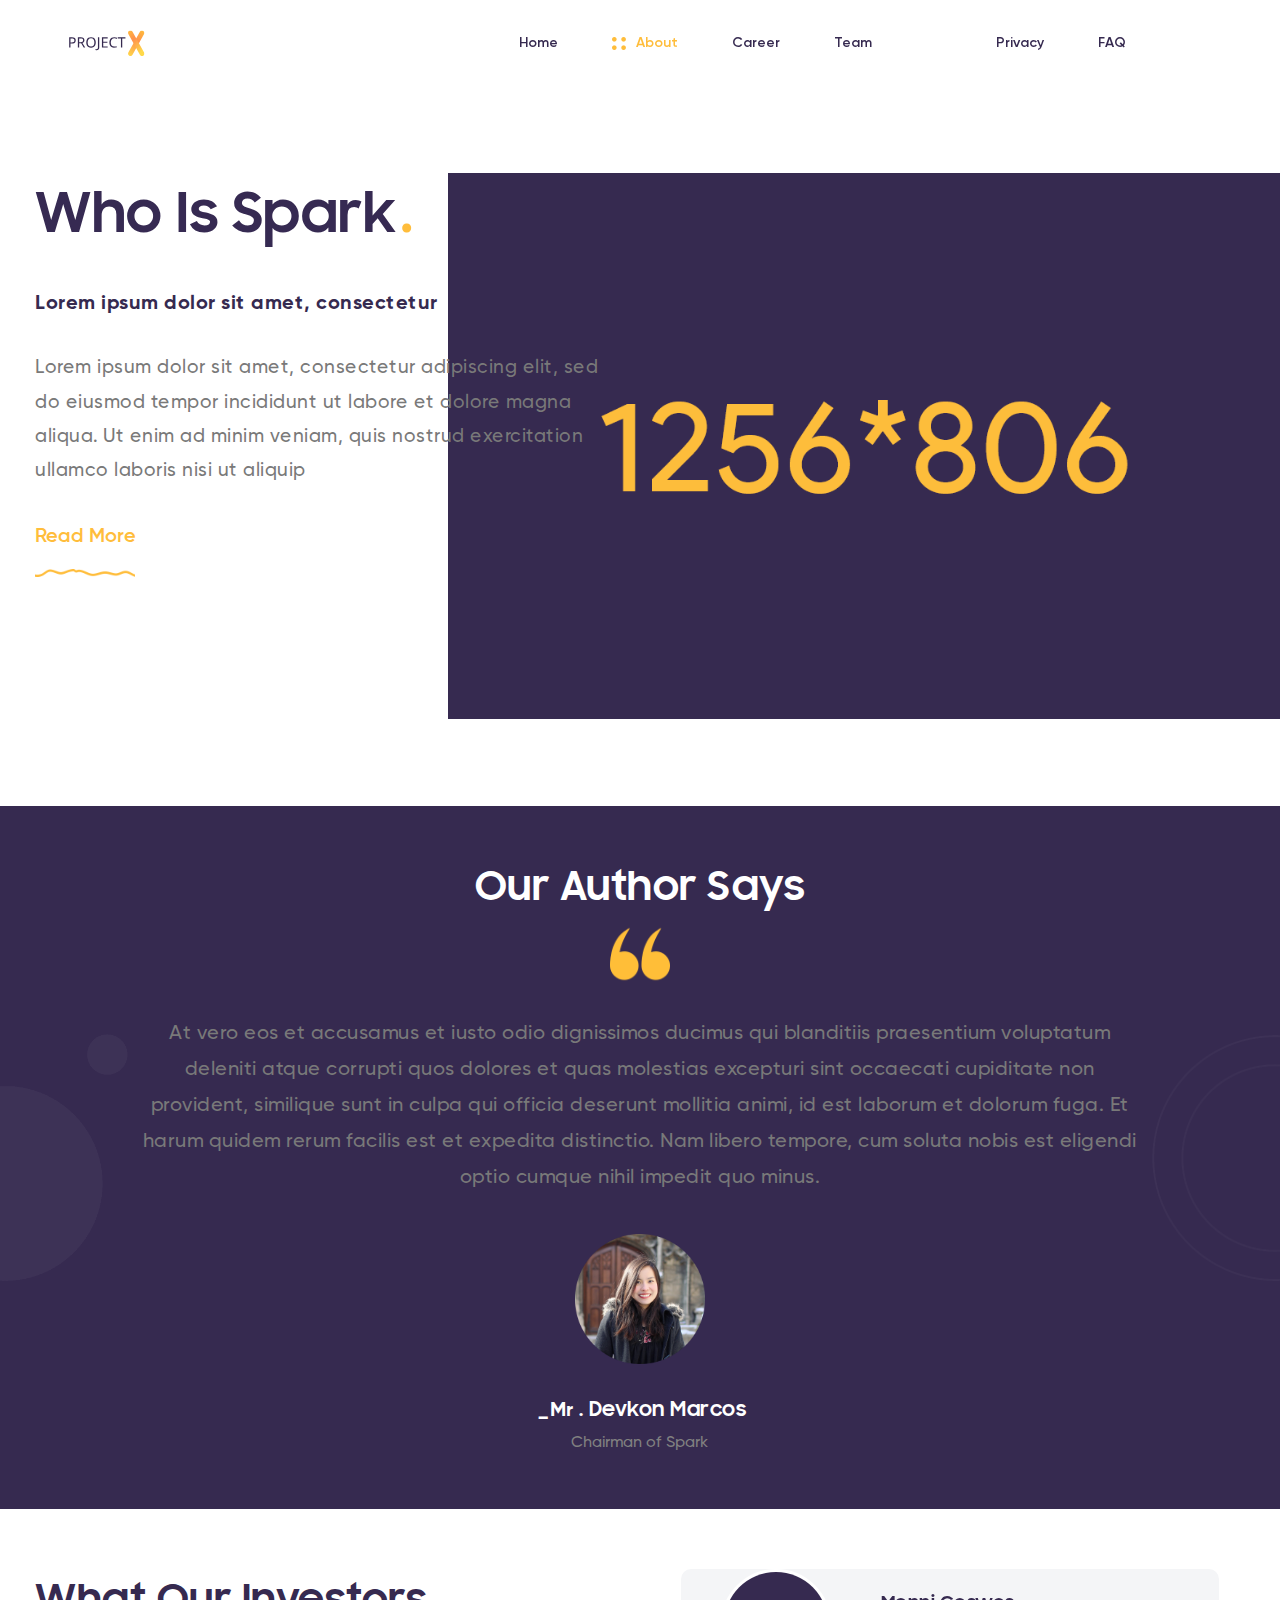
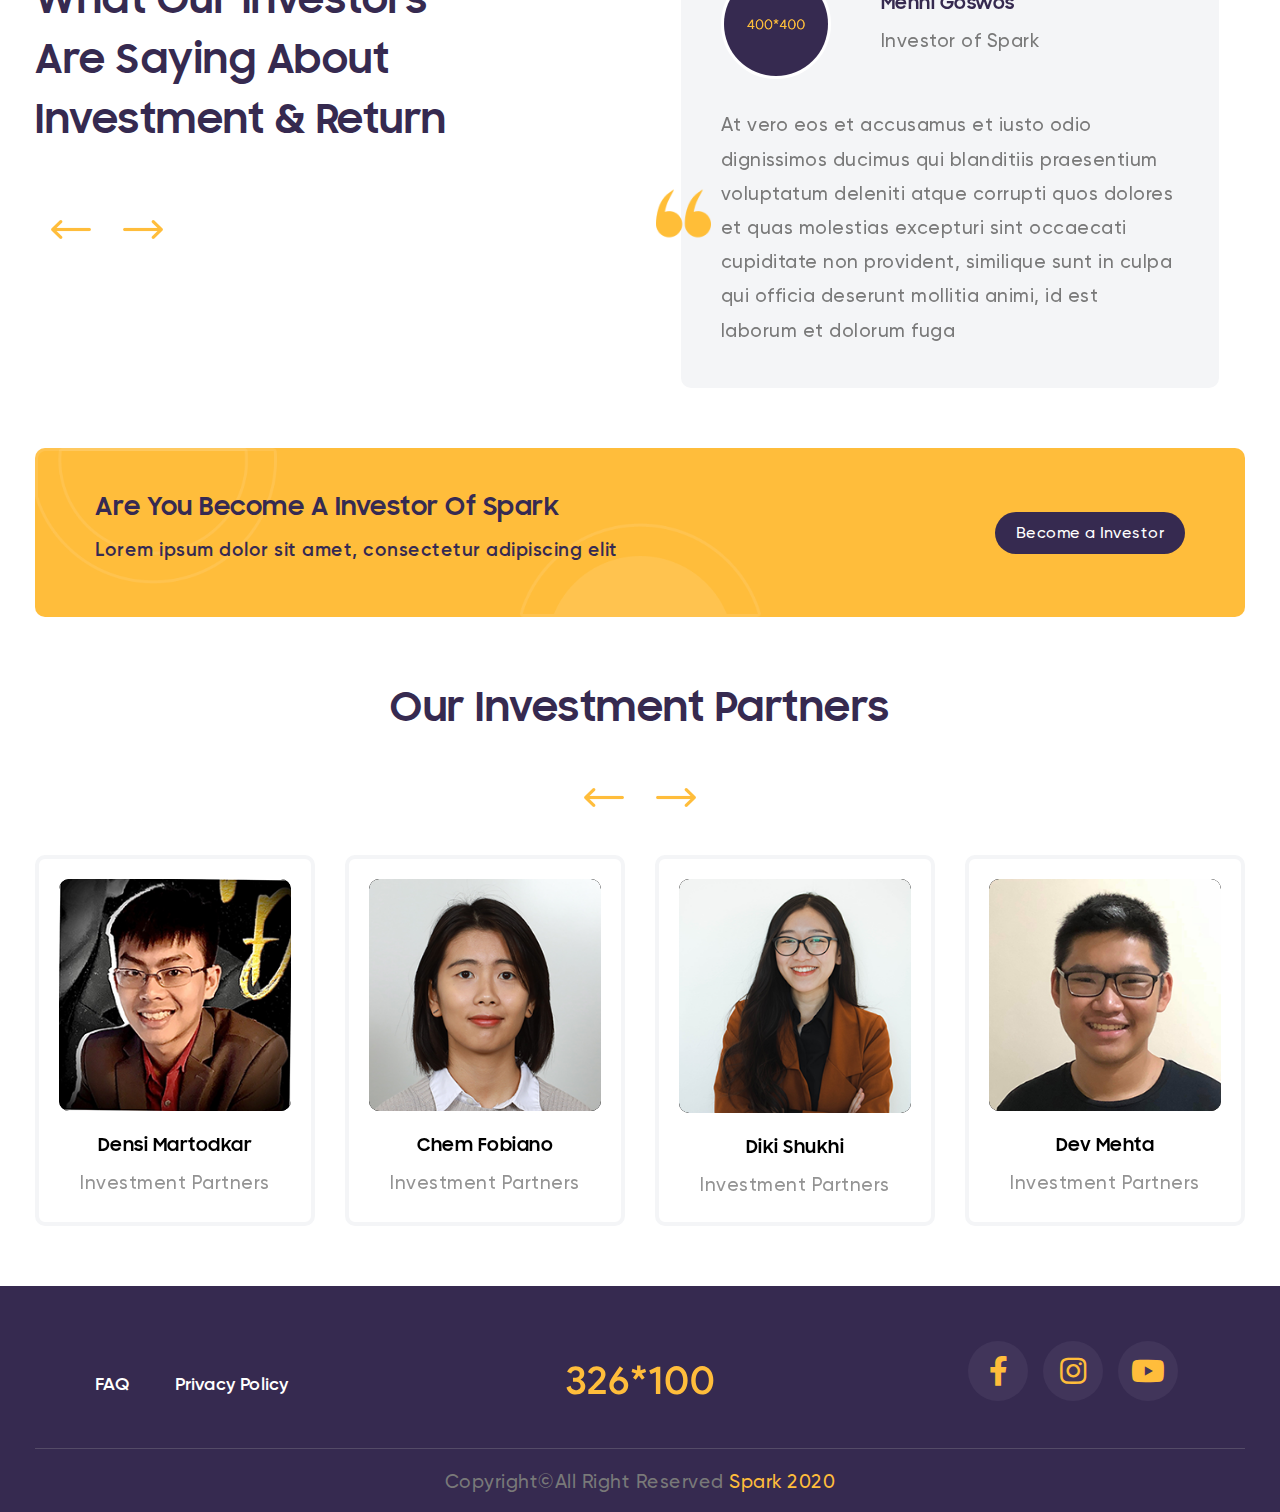
<file: about.html>
<!DOCTYPE html>
<html lang="en">
  <head>
    <!-- Title of The Page -->
    <title>Spark Agency And Business Template</title>
    <!-- Meta Informations -->
    <meta charset="utf-8" />
    <meta name="description" content="Spark Agency And Business Template" />
    <meta name="author" content="Spark Agency And Business Template" />
    <meta
      name="keywords"
      content="Spark, template, html and css template, bootstrap 4, ui template kit, envato templates, business html templates, html, css"
    />
    <meta
      name="viewport"
      content="width=device-width, height=device-height, initial-scale=1.0"
    />
    <meta http-equiv="X-UA-Compatible" content="IE=edge" />
    <!-- Favicon -->
    <link rel="icon" href="images/favicon.png" type="image/x-icon" />
    <!-- Fonts CSS -->
    <link rel="stylesheet" type="text/css" href="fonts/stylesheet.css" />
    <!-- Bootstrap Version 4.5.0 Minified CSS -->
    <link type="text/css" rel="stylesheet" href="css/bootstrap.min.css" />
    <!-- FontAwesome CSS -->
    <link type="text/css" rel="stylesheet" href="css/font-awsome.css" />
    <!-- Animate CSS -->
    <link type="text/css" rel="stylesheet" href="css/animate.css" />
    <!-- OwlCarousel CSS -->
    <link type="text/css" rel="stylesheet" href="css/owl.carousel.min.css" />
    <!-- jQuery Fancybox  CSS -->
    <link rel="stylesheet" type="text/css" href="css/jquery.fancybox.min.css" />
    <!-- Customized Style CSS -->
    <link type="text/css" rel="stylesheet" href="css/style.css" />
    <!-- Responsive CSS -->
    <link type="text/css" rel="stylesheet" href="css/responsive.css" />
  </head>
  <body>
    <!-- Spinner loader Start -->
    <div class="loader">
      <div id="loading-bar-spinner" class="spinner">
        <div class="spinner-icon"></div>
      </div>
    </div>
    <!-- Spinner loader End -->
    <!-- Header STARTS Here -->
    <header>
      <!-- Navbar STARTS Here -->
      <nav class="navbar navbar-expand-lg">
        <div class="container">
          <a class="navbar-brand" href="index.html"
            ><img src="images/logo.svg" class="img-fluid" alt="Header-logo"
          /></a>
          <button
            class="navbar-toggler"
            type="button"
            data-toggle="collapse"
            data-target="#navbarNav"
            aria-controls="navbarNav"
            aria-expanded="false"
            aria-label="Toggle navigation"
          >
            <span class="navbar-toggler-icon"></span>
          </button>
          <div
            class="collapse navbar-collapse justify-content-end"
            id="navbarNav"
          >
            <ul class="navbar-nav">
              <li class="nav-item">
                <a class="nav-link" href="index.html"
                  ><img
                    src="images/home-select.png"
                    class="img-fluid img-responsive"
                  />Home<span class="sr-only">(current)</span></a
                >
              </li>
              <li class="nav-item active">
                <a class="nav-link" href="about.html"
                  ><img
                    src="images/home-select.png"
                    class="img-fluid img-responsive"
                  />About</a
                >
              </li>
              <li class="nav-item">
                <a class="nav-link" href="career.html"
                  ><img
                    src="images/home-select.png"
                    class="img-fluid img-responsive"
                  />Career</a
                >
              </li>
              <li class="nav-item">
                <a class="nav-link" href="team.html"
                  ><img
                    src="images/home-select.png"
                    class="img-fluid img-responsive"
                  />Team</a
                >
              </li>
              <li class="nav-item">
                <a class="nav-link" href="privacy.html"
                  ><img
                    src="images/home-select.png"
                    class="img-fluid img-responsive"
                  />Privacy</a
                >
              </li>
              <li class="nav-item">
                <a class="nav-link" href="faq.html"
                  ><img
                    src="images/home-select.png"
                    class="img-fluid img-responsive"
                  />FAQ</a
                >
              </li>
              <li>
                <a class="btn btn-orange" href="#">Get Now</a>
              </li>
            </ul>
          </div>
        </div>
      </nav>
      <!-- Navbar ENDS Here -->
    </header>
    <!-- Header ENDS Here -->
    <!-- Main Body STARTS here -->
    <!-- Who Spark Section Start -->
    <section class="who-spark-banner">
      <div class="container">
        <div class="row">
          <div class="col-sm-6 who">
            <div class="main-heading spark-head">
              <h1>Who Is Spark<span>.</span></h1>
            </div>
            <p class="dark-color">Lorem ipsum dolor sit amet, consectetur</p>
            <p>
              Lorem ipsum dolor sit amet, consectetur adipiscing elit, sed do
              eiusmod tempor incididunt ut labore et dolore magna aliqua. Ut
              enim ad minim veniam, quis nostrud exercitation ullamco laboris
              nisi ut aliquip
            </p>
            <a href="Javascript:void(0)">Read More</a>
            <div class="line-img">
              <img src="images/read-line.png" class="img-fluid" alt="line" />
            </div>
          </div>
        </div>
      </div>
    </section>
    <!-- Who Spark Section End -->
    <!-- Our Author Section Start -->
    <section class="author-bg text-center">
      <div class="container">
        <div class="row justify-content-center">
          <div class="col-md-10">
            <div class="heading text-center">
              <h2>Our Author Says</h2>
            </div>
            <div class="author-content">
              <img src="images/comma.png" class="img-fluid" alt="author-img" />
              <p>
                At vero eos et accusamus et iusto odio dignissimos ducimus qui
                blanditiis praesentium voluptatum deleniti atque corrupti quos
                dolores et quas molestias excepturi sint occaecati cupiditate
                non provident, similique sunt in culpa qui officia deserunt
                mollitia animi, id est laborum et dolorum fuga. Et harum quidem
                rerum facilis est et expedita distinctio. Nam libero tempore,
                cum soluta nobis est eligendi optio cumque nihil impedit quo
                minus.
              </p>
              <img
                src="images/sig.png"
                class="img-fluid sig-img"
                alt="signature-img"
              />
              <h5><span>_Mr</span>. Devkon Marcos</h5>
              <h6>Chairman of Spark</h6>
            </div>
          </div>
        </div>
      </div>
    </section>
    <!-- Our Author Section End -->
    <!-- Investor Section Start -->
    <section>
      <div class="container">
        <div class="row justify-content-center about-ivest">
          <div class="col-lg-6 col-sm-10">
            <div class="heading head">
              <h2>
                What Our Investors <br />Are Saying About <br />Investment &
                Return
              </h2>
            </div>
            <div class="slider-nav1"></div>
          </div>
          <div class="col-lg-6 col-sm-10">
            <div class="owl-carousel owl-theme our-investor">
              <div class="item">
                <div class="row justify-content-center">
                  <div class="col-md-11">
                    <div class="our-investiment-bg">
                      <div class="our">
                        <div class="investor-img">
                          <img
                            src="images/slider/investor-img.png"
                            class="img-fluid"
                            alt="investor-img"
                          />
                        </div>
                        <div class="about-investor">
                          <h5>Menni Goswos</h5>
                          <p>Investor of Spark</p>
                        </div>
                      </div>
                      <div class="investor-content">
                        <p>
                          At vero eos et accusamus et iusto odio dignissimos
                          ducimus qui blanditiis praesentium voluptatum deleniti
                          atque corrupti quos dolores et quas molestias
                          excepturi sint occaecati cupiditate non provident,
                          similique sunt in culpa qui officia deserunt mollitia
                          animi, id est laborum et dolorum fuga
                        </p>
                      </div>
                    </div>
                  </div>
                </div>
              </div>
              <div class="item">
                <div class="row justify-content-center">
                  <div class="col-md-11">
                    <div class="our-investiment-bg">
                      <div class="our">
                        <div class="investor-img">
                          <img
                            src="images/slider/investor-img2.png"
                            class="img-fluid"
                            alt="investor-img"
                          />
                        </div>
                        <div class="about-investor">
                          <h5>Menni Goswos</h5>
                          <p>Investor of Spark</p>
                        </div>
                      </div>
                      <div class="investor-content">
                        <p>
                          At vero eos et accusamus et iusto odio dignissimos
                          ducimus qui blanditiis praesentium voluptatum deleniti
                          atque corrupti quos dolores et quas molestias
                          excepturi sint occaecati cupiditate non provident,
                          similique sunt in culpa qui officia deserunt mollitia
                          animi, id est laborum et dolorum fuga
                        </p>
                      </div>
                    </div>
                  </div>
                </div>
              </div>
              <div class="item">
                <div class="row justify-content-center">
                  <div class="col-md-11">
                    <div class="our-investiment-bg">
                      <div class="our">
                        <div class="investor-img">
                          <img
                            src="images/slider/investor-img3.png"
                            class="img-fluid"
                            alt="investor-img"
                          />
                        </div>
                        <div class="about-investor">
                          <h5>Menni Goswos</h5>
                          <p>Investor of Spark</p>
                        </div>
                      </div>
                      <div class="investor-content">
                        <p>
                          At vero eos et accusamus et iusto odio dignissimos
                          ducimus qui blanditiis praesentium voluptatum deleniti
                          atque corrupti quos dolores et quas molestias
                          excepturi sint occaecati cupiditate non provident,
                          similique sunt in culpa qui officia deserunt mollitia
                          animi, id est laborum et dolorum fuga
                        </p>
                      </div>
                    </div>
                  </div>
                </div>
              </div>
            </div>
          </div>
        </div>
      </div>
    </section>
    <section class="pt-0 pb-0">
      <div class="container">
        <div class="spark-bg">
          <div class="spark">
            <div class="spark-content">
              <h3>Are You Become A Investor Of Spark</h3>
              <p>Lorem ipsum dolor sit amet, consectetur adipiscing elit</p>
            </div>
            <a href="Javascript:void(0)" class="btn btn-blue"
              >Become a Investor</a
            >
          </div>
        </div>
      </div>
    </section>
    <!-- Investor Section End -->
    <!-- Our Investor Partners Section Start -->
    <section>
      <div class="container">
        <div class="heading head text-center">
          <h2>Our Investment Partners</h2>
        </div>
        <div class="slider-nav2"></div>
        <div class="owl-carousel owl-theme investment-partners">
          <div class="item">
            <div class="row justify-content-center">
              <div class="col-md-3 col-sm-6">
                <div class="partner-bg">
                  <div class="partner-img">
                    <img
                      src="images/slider/partner-img1.png"
                      class="img-fluid img1"
                      alt="partner-img"
                    />
                  </div>
                  <div class="partner-content">
                    <h5>Densi Martodkar</h5>
                    <p>Investment Partners</p>
                  </div>
                </div>
              </div>
              <div class="col-md-3 col-sm-6">
                <div class="partner-bg">
                  <div class="partner-img">
                    <img
                      src="images/slider/partner-img2.png"
                      class="img-fluid img1"
                      alt="partner-img"
                    />
                  </div>
                  <div class="partner-content">
                    <h5>Chem Fobiano</h5>
                    <p>Investment Partners</p>
                  </div>
                </div>
              </div>
              <div class="col-md-3 col-sm-6">
                <div class="partner-bg">
                  <div class="partner-img">
                    <img
                      src="images/slider/partner-img3.png"
                      class="img-fluid img1"
                      alt="partner-img"
                    />
                  </div>
                  <div class="partner-content">
                    <h5>Diki Shukhi</h5>
                    <p>Investment Partners</p>
                  </div>
                </div>
              </div>
              <div class="col-md-3 col-sm-6">
                <div class="partner-bg">
                  <div class="partner-img">
                    <img
                      src="images/slider/partner-img4.png"
                      class="img-fluid img1"
                      alt="partner-img"
                    />
                  </div>
                  <div class="partner-content">
                    <h5>Dev Mehta</h5>
                    <p>Investment Partners</p>
                  </div>
                </div>
              </div>
            </div>
          </div>
          <div class="item">
            <div class="row justify-content-center">
              <div class="col-md-3 col-sm-6">
                <div class="partner-bg">
                  <div class="partner-img">
                    <img
                      src="images/slider/partner-img1.png"
                      class="img-fluid img1"
                      alt="partner-img"
                    />
                  </div>
                  <div class="partner-content">
                    <h5>Densi Martodkar</h5>
                    <p>Investment Partners</p>
                  </div>
                </div>
              </div>
              <div class="col-md-3 col-sm-6">
                <div class="partner-bg">
                  <div class="partner-img">
                    <img
                      src="images/slider/partner-img2.png"
                      class="img-fluid img1"
                      alt="partner-img"
                    />
                  </div>
                  <div class="partner-content">
                    <h5>Chem Fobiano</h5>
                    <p>Investment Partners</p>
                  </div>
                </div>
              </div>
              <div class="col-md-3 col-sm-6">
                <div class="partner-bg">
                  <div class="partner-img">
                    <img
                      src="images/slider/partner-img3.png"
                      class="img-fluid img1"
                      alt="partner-img"
                    />
                  </div>
                  <div class="partner-content">
                    <h5>Diki Shukhi</h5>
                    <p>Investment Partners</p>
                  </div>
                </div>
              </div>
              <div class="col-md-3 col-sm-6">
                <div class="partner-bg">
                  <div class="partner-img">
                    <img
                      src="images/slider/partner-img4.png"
                      class="img-fluid img1"
                      alt="partner-img"
                    />
                  </div>
                  <div class="partner-content">
                    <h5>Dev Mehta</h5>
                    <p>Investment Partners</p>
                  </div>
                </div>
              </div>
            </div>
          </div>
        </div>
      </div>
    </section>
    <!-- Our Investor Partners Section End -->
    <!-- Main Body ENDS here -->
    <!-- Footer STARTS Here -->
    <footer>
      <div class="container">
        <div class="row justify-content-center">
          <div class="col-sm-4">
            <ul class="footer-content">
              <li><a href="faq.html">FAQ</a></li>
              <li><a href="privacy.html">Privacy Policy</a></li>
            </ul>
          </div>
          <div class="col-sm-4 text-center">
            <a href="index.html"
              ><img
                src="images/footer-logo.svg"
                class="img-fluid"
                alt="Footer-logo"
            /></a>
          </div>
          <div class="col-sm-4 text-center">
            <ul class="footer-icon">
              <li>
                <a href="Javascript:void(0)"
                  ><i class="fab fa-facebook-f"></i
                ></a>
              </li>
              <li>
                <a href="Javascript:void(0)"
                  ><i class="fab fa-instagram"></i
                ></a>
              </li>
              <li>
                <a href="Javascript:void(0)"><i class="fab fa-youtube"></i></a>
              </li>
            </ul>
          </div>
        </div>
        <hr />
        <p class="text-center mb-2">
          Copyright©All Right Reserved <span>Spark 2020</span>
        </p>
      </div>
    </footer>
    <!-- Footer ENDS Here -->
    <!-- JQuery JavaScript File -->
    <script src="js/jquery-3.5.1.min.js"></script>
    <!-- Bootstrap Bundle Version 4.5.0 JavaScript File -->
    <script src="js/bootstrap.bundle.min.js"></script>
    <!-- Owl Carousel JavaScript File -->
    <script src="js/owl.carousel.min.js"></script>
    <!-- portfolio isotop js -->
    <script src="js/isotope.pkgd.min.js"></script>
    <!-- Customized JavaScript File -->
    <script src="js/custom.js"></script>
  </body>
</html>
</file>
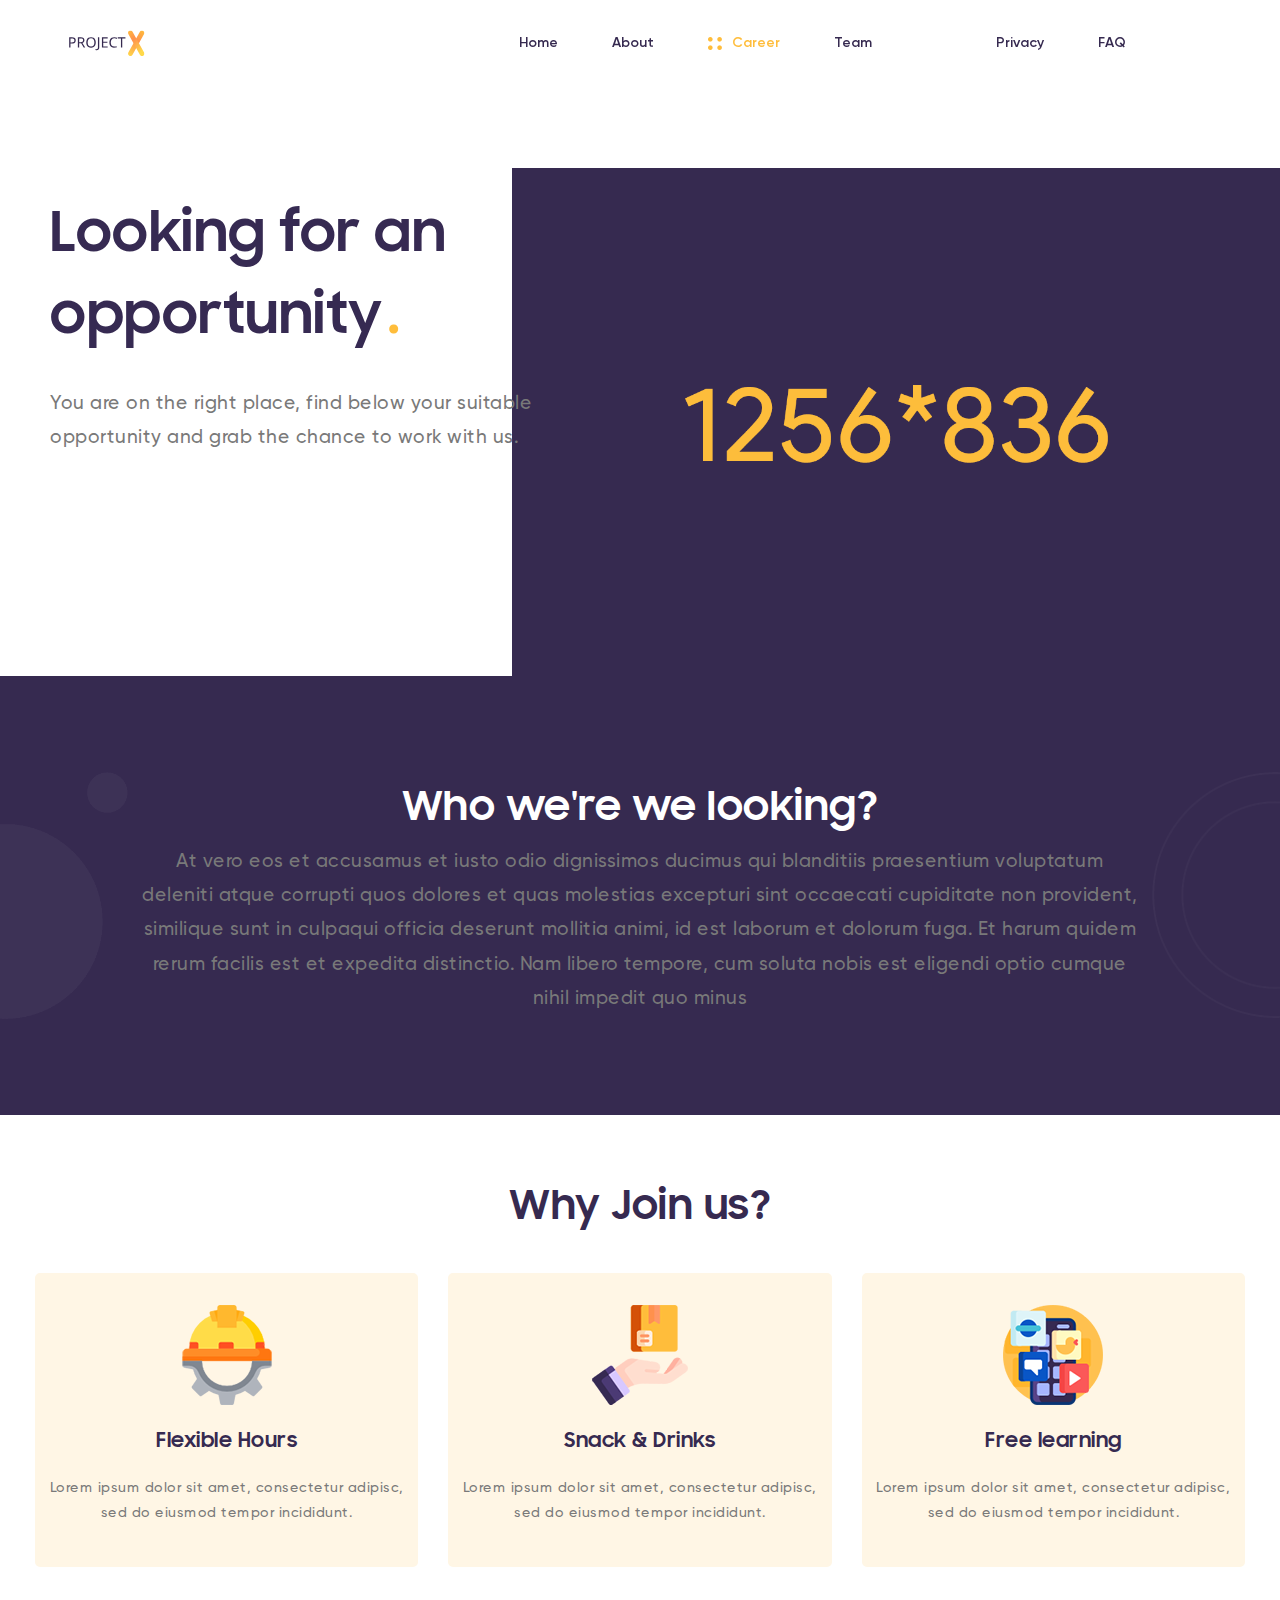
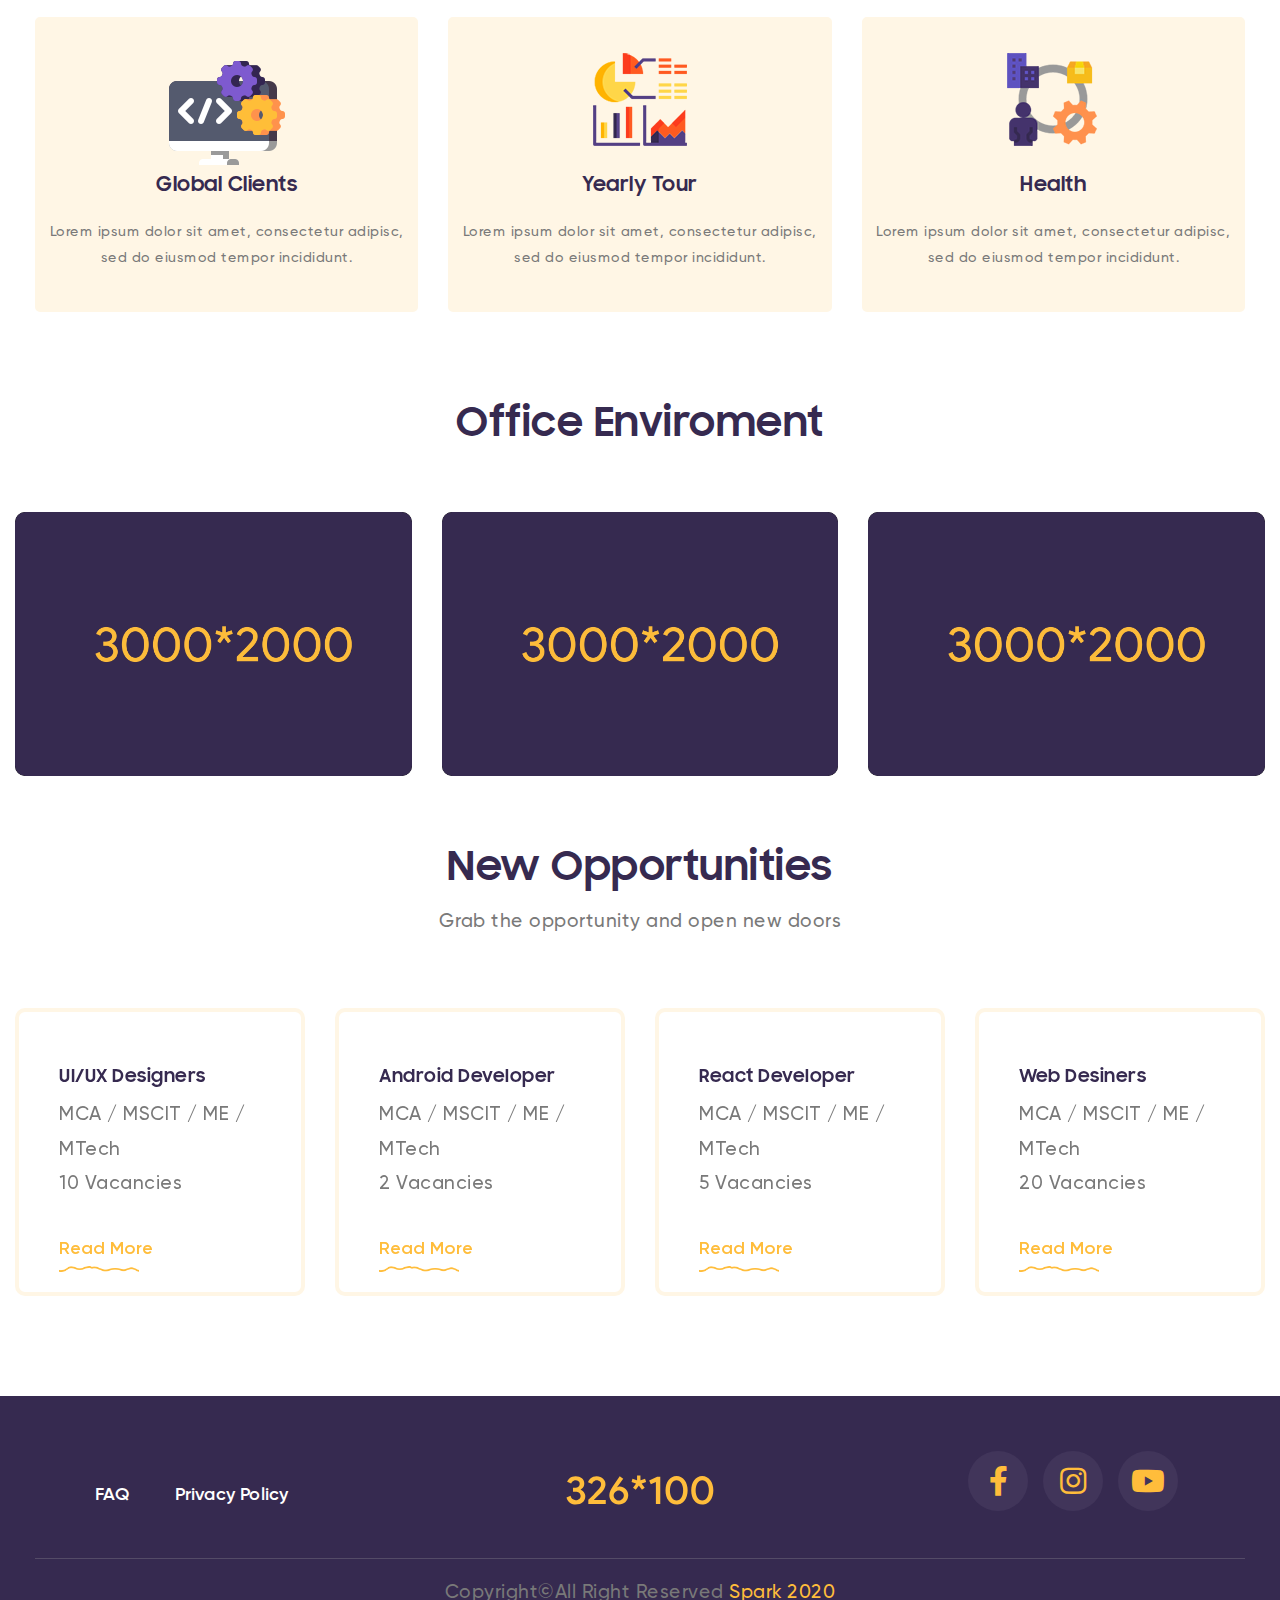
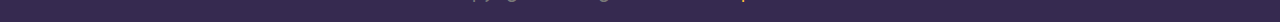
<file: career.html>
<!DOCTYPE html>
<html lang="en">
  <head>
    <!-- Title of The Page -->
    <title>Spark Agency And Business Template</title>
    <!-- Meta Informations -->
    <meta charset="utf-8" />
    <meta name="description" content="Spark Agency And Business Template" />
    <meta name="author" content="Spark Agency And Business Template" />
    <meta
      name="keywords"
      content="Spark, template, html and css template, bootstrap 4, ui template kit, envato templates, business html templates, html, css"
    />
    <meta
      name="viewport"
      content="width=device-width, height=device-height, initial-scale=1.0"
    />
    <meta http-equiv="X-UA-Compatible" content="IE=edge" />
    <!-- Favicon -->
    <link rel="icon" href="images/favicon.png" type="image/x-icon" />
    <!-- Fonts CSS -->
    <link rel="stylesheet" type="text/css" href="fonts/stylesheet.css" />
    <!-- Bootstrap Version 4.5.0 Minified CSS -->
    <link type="text/css" rel="stylesheet" href="css/bootstrap.min.css" />
    <!-- FontAwesome CSS -->
    <link type="text/css" rel="stylesheet" href="css/font-awsome.css" />
    <!-- Animate CSS -->
    <link type="text/css" rel="stylesheet" href="css/animate.css" />
    <!-- OwlCarousel CSS -->
    <link type="text/css" rel="stylesheet" href="css/owl.carousel.min.css" />
    <!-- jQuery Fancybox  CSS -->
    <link rel="stylesheet" type="text/css" href="css/jquery.fancybox.min.css" />
    <!-- Customized Style CSS -->
    <link type="text/css" rel="stylesheet" href="css/style.css" />
    <!-- Responsive CSS -->
    <link type="text/css" rel="stylesheet" href="css/responsive.css" />
  </head>
  <body>
    <!-- Spinner loader Start -->
    <div class="loader">
      <div id="loading-bar-spinner" class="spinner">
        <div class="spinner-icon"></div>
      </div>
    </div>
    <!-- Spinner loader End -->
    <!-- Header STARTS Here -->
    <header>
      <!-- Navbar STARTS Here -->
      <nav class="navbar navbar-expand-lg">
        <div class="container">
          <a class="navbar-brand" href="index.html"
            ><img src="images/logo.svg" class="img-fluid" alt="Header-logo"
          /></a>
          <button
            class="navbar-toggler"
            type="button"
            data-toggle="collapse"
            data-target="#navbarNav"
            aria-controls="navbarNav"
            aria-expanded="false"
            aria-label="Toggle navigation"
          >
            <span class="navbar-toggler-icon"></span>
          </button>
          <div
            class="collapse navbar-collapse justify-content-end"
            id="navbarNav"
          >
            <ul class="navbar-nav">
              <li class="nav-item">
                <a class="nav-link" href="index.html"
                  ><img
                    src="images/home-select.png"
                    class="img-fluid img-responsive"
                  />Home<span class="sr-only">(current)</span></a
                >
              </li>
              <li class="nav-item">
                <a class="nav-link" href="about.html"
                  ><img
                    src="images/home-select.png"
                    class="img-fluid img-responsive"
                  />About</a
                >
              </li>
              <li class="nav-item active">
                <a class="nav-link" href="career.html"
                  ><img
                    src="images/home-select.png"
                    class="img-fluid img-responsive"
                  />Career</a
                >
              </li>
              <li class="nav-item">
                <a class="nav-link" href="team.html"
                  ><img
                    src="images/home-select.png"
                    class="img-fluid img-responsive"
                  />Team</a
                >
              </li>
              <li class="nav-item">
                <a class="nav-link" href="privacy.html"
                  ><img
                    src="images/home-select.png"
                    class="img-fluid img-responsive"
                  />Privacy</a
                >
              </li>
              <li class="nav-item">
                <a class="nav-link" href="faq.html"
                  ><img
                    src="images/home-select.png"
                    class="img-fluid img-responsive"
                  />FAQ</a
                >
              </li>
              <li>
                <a class="btn btn-orange" href="#">Get Now</a>
              </li>
            </ul>
          </div>
        </div>
      </nav>
      <!-- Navbar ENDS Here -->
    </header>
    <!-- Header ENDS Here -->
    <!-- Main Body STARTS here -->
    <!-- Opportunity Section Start -->
    <section class="oppo-banner">
      <div class="container">
        <div class="row opp">
          <div class="col-md-6 col-sm-7">
            <div class="main-heading spark-head">
              <h1>Looking for an <br />opportunity<span>.</span></h1>
            </div>
            <p>
              You are on the right place, find below your suitable opportunity
              and grab the chance to work with us.
            </p>
            <a href="Javascript:void(0)" class="btn btn-orange">Check it</a>
          </div>
        </div>
      </div>
    </section>
    <!-- Opportunity Section End -->
    <!-- Who where Looking Section Start -->
    <section class="looking-bg text-center">
      <div class="container">
        <div class="row justify-content-center">
          <div class="col-md-10">
            <div class="heading text-center">
              <h2 class="mt-0">Who we're we looking?</h2>
            </div>
            <p class="mb-0">
              At vero eos et accusamus et iusto odio dignissimos ducimus qui
              blanditiis praesentium voluptatum deleniti atque corrupti quos
              dolores et quas molestias excepturi sint occaecati cupiditate non
              provident, similique sunt in culpaqui officia deserunt mollitia
              animi, id est laborum et dolorum fuga. Et harum quidem rerum
              facilis est et expedita distinctio. Nam libero tempore, cum soluta
              nobis est eligendi optio cumque nihil impedit quo minus
            </p>
          </div>
        </div>
      </div>
    </section>
    <!-- Who where Looking Section End -->
    <!-- Why Join Us Section Start -->
    <section class="pb-0">
      <div class="container">
        <div class="heading head text-center">
          <h2>Why Join us?</h2>
        </div>
        <div class="row justify-content-center">
          <div class="col-lg-4 col-sm-6">
            <div class="join-us-bg">
              <div class="join-img">
                <img src="images/hour.png" class="img-fluid" alt="hour-img" />
              </div>
              <div class="join-content">
                <h5>Flexible Hours</h5>
                <p>
                  Lorem ipsum dolor sit amet, consectetur adipisc, sed do
                  eiusmod tempor incididunt.
                </p>
              </div>
            </div>
          </div>
          <div class="col-lg-4 col-sm-6">
            <div class="join-us-bg">
              <div class="join-img">
                <img src="images/snack.png" class="img-fluid" alt="snack-img" />
              </div>
              <div class="join-content">
                <h5>Snack & Drinks</h5>
                <p>
                  Lorem ipsum dolor sit amet, consectetur adipisc, sed do
                  eiusmod tempor incididunt.
                </p>
              </div>
            </div>
          </div>
          <div class="col-lg-4 col-sm-6">
            <div class="join-us-bg">
              <div class="join-img">
                <img
                  src="images/learning.png"
                  class="img-fluid"
                  alt="learning-img"
                />
              </div>
              <div class="join-content">
                <h5>Free learning</h5>
                <p>
                  Lorem ipsum dolor sit amet, consectetur adipisc, sed do
                  eiusmod tempor incididunt.
                </p>
              </div>
            </div>
          </div>
          <div class="col-lg-4 col-sm-6">
            <div class="join-us-bg">
              <div class="join-img">
                <img
                  src="images/global.png"
                  class="img-fluid"
                  alt="global-img"
                />
              </div>
              <div class="join-content">
                <h5>Global Clients</h5>
                <p>
                  Lorem ipsum dolor sit amet, consectetur adipisc, sed do
                  eiusmod tempor incididunt.
                </p>
              </div>
            </div>
          </div>
          <div class="col-lg-4 col-sm-6">
            <div class="join-us-bg">
              <div class="join-img">
                <img src="images/tour.png" class="img-fluid" alt="tour-img" />
              </div>
              <div class="join-content">
                <h5>Yearly Tour</h5>
                <p>
                  Lorem ipsum dolor sit amet, consectetur adipisc, sed do
                  eiusmod tempor incididunt.
                </p>
              </div>
            </div>
          </div>
          <div class="col-lg-4 col-sm-6">
            <div class="join-us-bg">
              <div class="join-img">
                <img
                  src="images/health.png"
                  class="img-fluid"
                  alt="health-img"
                />
              </div>
              <div class="join-content">
                <h5>Health</h5>
                <p>
                  Lorem ipsum dolor sit amet, consectetur adipisc, sed do
                  eiusmod tempor incididunt.
                </p>
              </div>
            </div>
          </div>
        </div>
      </div>
    </section>
    <!-- Why Join Us Section End -->
    <!-- Office Enviroment Section Start -->
    <section>
      <div class="container-fluid pl-0 pr-0">
        <div class="heading head text-center">
          <h2>Office Enviroment</h2>
        </div>
        <div class="owl-carousel owl-theme office-enviroment">
          <div class="item">
            <div class="office-img">
              <img
                src="images/slider/office-img1.jpg"
                class="img-fluid"
                alt="office-img"
              />
            </div>
          </div>
          <div class="item">
            <div class="office-img">
              <img
                src="images/slider/office-img2.jpg"
                class="img-fluid"
                alt="office-img"
              />
            </div>
          </div>
          <div class="item">
            <div class="office-img">
              <img
                src="images/slider/office-img3.jpg"
                class="img-fluid"
                alt="office-img"
              />
            </div>
          </div>
        </div>
      </div>
    </section>
    <!-- Office Enviroment Section End -->
    <!-- New Oppoturnity Section Start -->
    <section class="pt-0">
      <div class="container-fluid pl-0 pr-0">
        <div class="heading head text-center">
          <h2>New Opportunities</h2>
          <p>Grab the opportunity and open new doors</p>
        </div>
        <div class="owl-carousel owl-theme new-oppo">
          <div class="item">
            <div class="new-oppo-border">
              <div class="oppo-content">
                <h5>UI/UX Designers</h5>
                <p class="mb-0">MCA / MSCIT / ME / MTech</p>
                <p>10 Vacancies</p>
                <a href="Javascript:void(0)">Read More</a>
                <img src="images/read-line.png" class="img-fluid" alt="line" />
              </div>
            </div>
          </div>
          <div class="item">
            <div class="new-oppo-border">
              <div class="oppo-content">
                <h5>Android Developer</h5>
                <p class="mb-0">MCA / MSCIT / ME / MTech</p>
                <p>2 Vacancies</p>
                <a href="Javascript:void(0)">Read More</a>
                <img src="images/read-line.png" class="img-fluid" alt="line" />
              </div>
            </div>
          </div>
          <div class="item">
            <div class="new-oppo-border">
              <div class="oppo-content">
                <h5>React Developer</h5>
                <p class="mb-0">MCA / MSCIT / ME / MTech</p>
                <p>5 Vacancies</p>
                <a href="Javascript:void(0)">Read More</a>
                <img src="images/read-line.png" class="img-fluid" alt="line" />
              </div>
            </div>
          </div>
          <div class="item">
            <div class="new-oppo-border">
              <div class="oppo-content">
                <h5>Web Desiners</h5>
                <p class="mb-0">MCA / MSCIT / ME / MTech</p>
                <p>20 Vacancies</p>
                <a href="Javascript:void(0)">Read More</a>
                <img src="images/read-line.png" class="img-fluid" alt="line" />
              </div>
            </div>
          </div>
          <div class="item">
            <div class="new-oppo-border">
              <div class="oppo-content">
                <h5>Ios Developer</h5>
                <p class="mb-0">MCA / MSCIT / ME / MTech</p>
                <p>8 Vacancies</p>
                <a href="Javascript:void(0)">Read More</a>
                <img src="images/read-line.png" class="img-fluid" alt="line" />
              </div>
            </div>
          </div>
          <div class="item">
            <div class="new-oppo-border">
              <div class="oppo-content">
                <h5>Android Developer</h5>
                <p class="mb-0">MCA / MSCIT / ME / MTech</p>
                <p>9 Vacancies</p>
                <a href="Javascript:void(0)">Read More</a>
                <img src="images/read-line.png" class="img-fluid" alt="line" />
              </div>
            </div>
          </div>
        </div>
      </div>
    </section>
    <!-- New Oppoturnity Section End -->
    <!-- Main Body ENDS here -->
    <!-- Footer STARTS Here -->
    <footer>
      <div class="container">
        <div class="row justify-content-center">
          <div class="col-sm-4">
            <ul class="footer-content">
              <li><a href="faq.html">FAQ</a></li>
              <li><a href="privacy.html">Privacy Policy</a></li>
            </ul>
          </div>
          <div class="col-sm-4 text-center">
            <a href="index.html"
              ><img
                src="images/footer-logo.svg"
                class="img-fluid"
                alt="Footer-logo"
            /></a>
          </div>
          <div class="col-sm-4 text-center">
            <ul class="footer-icon">
              <li>
                <a href="Javascript:void(0)"
                  ><i class="fab fa-facebook-f"></i
                ></a>
              </li>
              <li>
                <a href="Javascript:void(0)"
                  ><i class="fab fa-instagram"></i
                ></a>
              </li>
              <li>
                <a href="Javascript:void(0)"><i class="fab fa-youtube"></i></a>
              </li>
            </ul>
          </div>
        </div>
        <hr />
        <p class="text-center mb-2">
          Copyright©All Right Reserved <span>Spark 2020</span>
        </p>
      </div>
    </footer>
    <!-- Footer ENDS Here -->
    <!-- JQuery JavaScript File -->
    <script src="js/jquery-3.5.1.min.js"></script>
    <!-- Bootstrap Bundle Version 4.5.0 JavaScript File -->
    <script src="js/bootstrap.bundle.min.js"></script>
    <!-- Owl Carousel JavaScript File -->
    <script src="js/owl.carousel.min.js"></script>
    <!-- portfolio isotop js -->
    <script src="js/isotope.pkgd.min.js"></script>
    <!-- Customized JavaScript File -->
    <script src="js/custom.js"></script>
  </body>
</html>
</file>
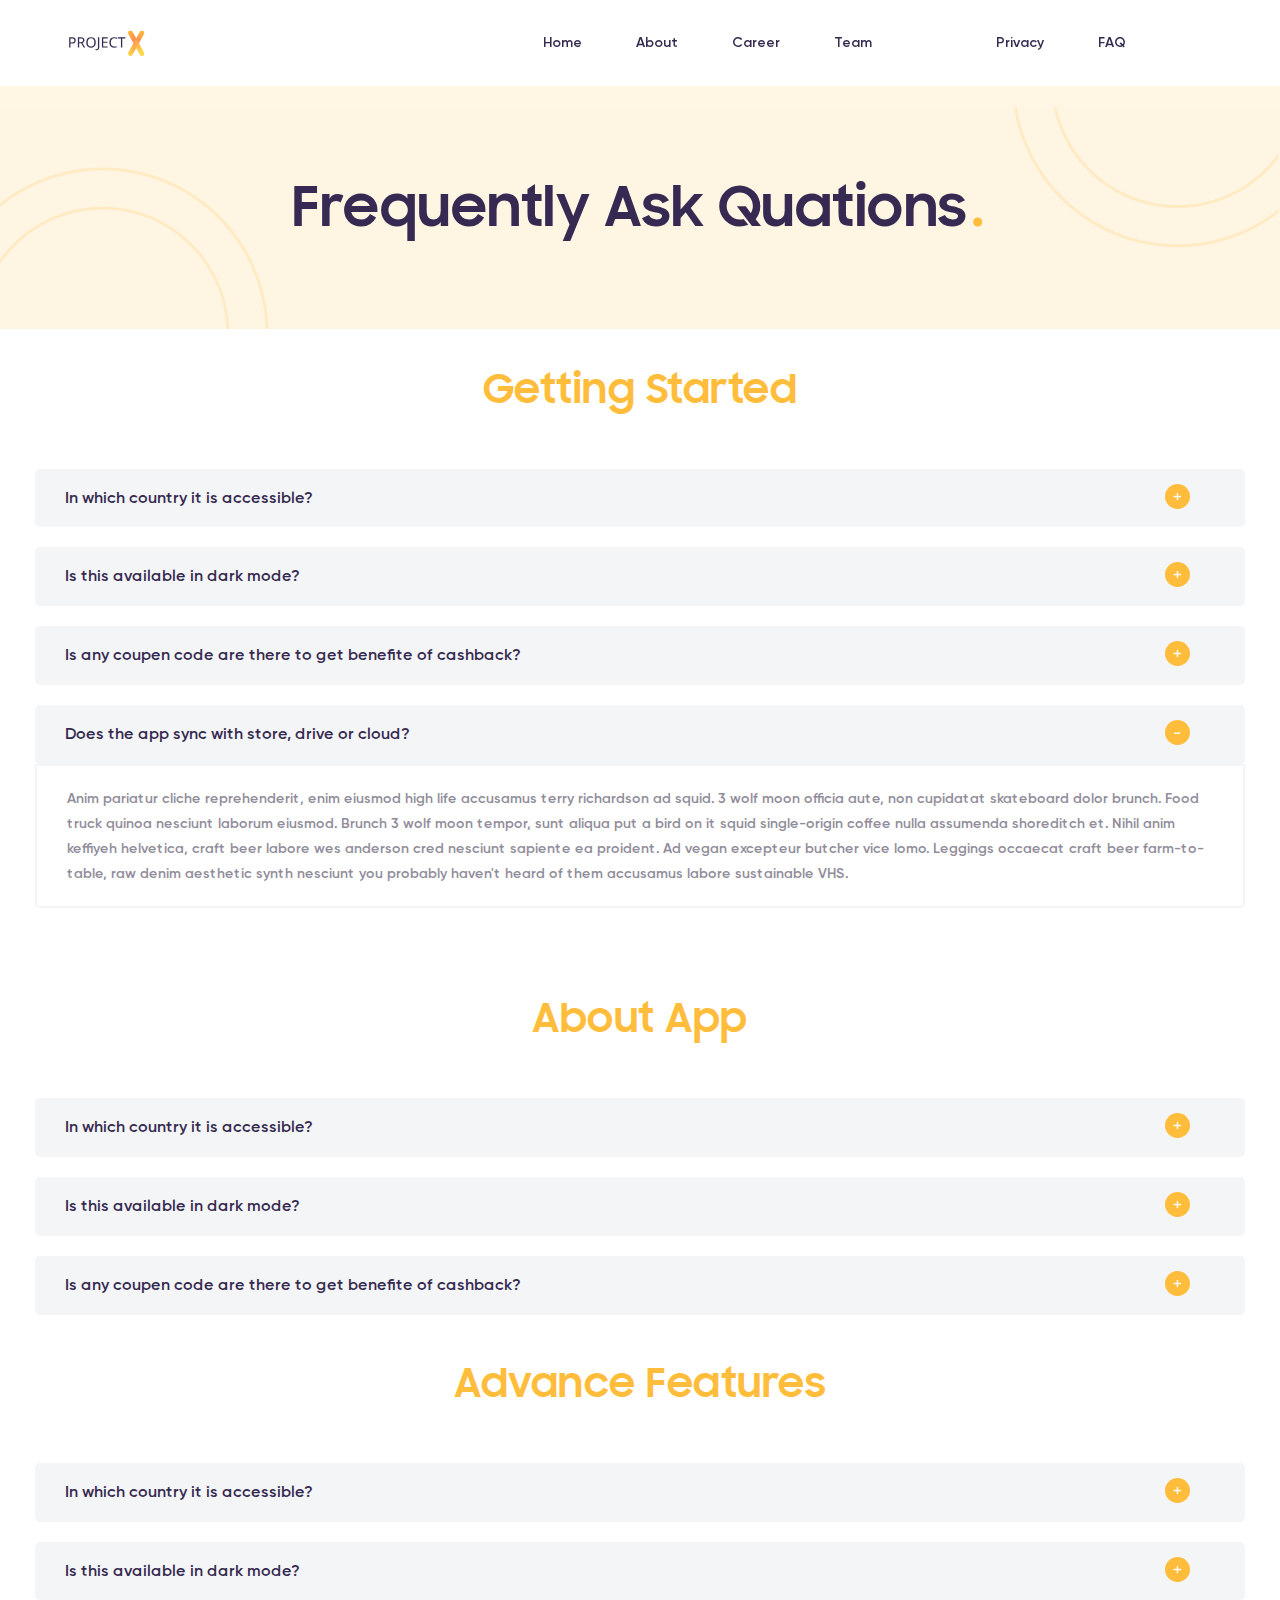
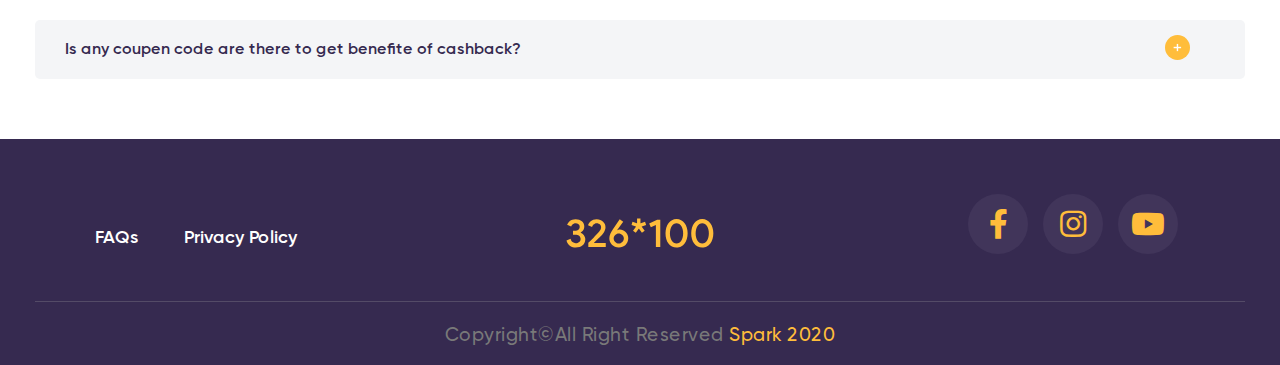
<file: faq.html>
<!DOCTYPE html>
<html lang="en">
  <head>
    <!-- Title of The Page -->
    <title>Spark Agency And Business Template</title>
    <!-- Meta Informations -->
    <meta charset="utf-8" />
    <meta name="description" content="Spark Agency And Business Template" />
    <meta name="author" content="Spark Agency And Business Template" />
    <meta
      name="keywords"
      content="Spark, template, html and css template, bootstrap 4, ui template kit, envato templates, business html templates, html, css"
    />
    <meta
      name="viewport"
      content="width=device-width, height=device-height, initial-scale=1.0"
    />
    <meta http-equiv="X-UA-Compatible" content="IE=edge" />
    <!-- Favicon -->
    <link rel="icon" href="images/favicon.png" type="image/x-icon" />
    <!-- Fonts CSS -->
    <link rel="stylesheet" type="text/css" href="fonts/stylesheet.css" />
    <!-- Bootstrap Version 4.5.0 Minified CSS -->
    <link type="text/css" rel="stylesheet" href="css/bootstrap.min.css" />
    <!-- FontAwesome CSS -->
    <link type="text/css" rel="stylesheet" href="css/font-awsome.css" />
    <!-- Animate CSS -->
    <link type="text/css" rel="stylesheet" href="css/animate.css" />
    <!-- OwlCarousel CSS -->
    <link type="text/css" rel="stylesheet" href="css/owl.carousel.min.css" />
    <!-- jQuery Fancybox  CSS -->
    <link rel="stylesheet" type="text/css" href="css/jquery.fancybox.min.css" />
    <!-- Customized Style CSS -->
    <link type="text/css" rel="stylesheet" href="css/style.css" />
    <!-- Responsive CSS -->
    <link type="text/css" rel="stylesheet" href="css/responsive.css" />
  </head>
  <body>
    <!-- Spinner loader Start -->
    <div class="loader">
      <div id="loading-bar-spinner" class="spinner">
        <div class="spinner-icon"></div>
      </div>
    </div>
    <!-- Spinner loader End -->
    <!-- Header STARTS Here -->
    <header>
      <!-- Navbar STARTS Here -->
      <nav class="navbar navbar-expand-lg">
        <div class="container">
          <a class="navbar-brand" href="index.html"
            ><img src="images/logo.svg" class="img-fluid" alt="Header-logo"
          /></a>
          <button
            class="navbar-toggler"
            type="button"
            data-toggle="collapse"
            data-target="#navbarNav"
            aria-controls="navbarNav"
            aria-expanded="false"
            aria-label="Toggle navigation"
          >
            <span class="navbar-toggler-icon"></span>
          </button>
          <div
            class="collapse navbar-collapse justify-content-end"
            id="navbarNav"
          >
            <ul class="navbar-nav">
              <li class="nav-item">
                <a class="nav-link" href="index.html"
                  ><img
                    src="images/home-select.png"
                    class="img-fluid img-responsive"
                  />Home<span class="sr-only">(current)</span></a
                >
              </li>
              <li class="nav-item">
                <a class="nav-link" href="about.html"
                  ><img
                    src="images/home-select.png"
                    class="img-fluid img-responsive"
                  />About</a
                >
              </li>
              <li class="nav-item">
                <a class="nav-link" href="career.html"
                  ><img
                    src="images/home-select.png"
                    class="img-fluid img-responsive"
                  />Career</a
                >
              </li>
              <li class="nav-item">
                <a class="nav-link" href="team.html"
                  ><img
                    src="images/home-select.png"
                    class="img-fluid img-responsive"
                  />Team</a
                >
              </li>
              <li class="nav-item">
                <a class="nav-link" href="privacy.html"
                  ><img
                    src="images/home-select.png"
                    class="img-fluid img-responsive"
                  />Privacy</a
                >
              </li>
              <li class="nav-item">
                <a class="nav-link" href="faq.html"
                  ><img
                    src="images/home-select.png"
                    class="img-fluid img-responsive"
                  />FAQ</a
                >
              </li>
              <li>
                <a class="btn btn-orange" href="#">Get Now</a>
              </li>
            </ul>
          </div>
        </div>
      </nav>
      <!-- Navbar ENDS Here -->
    </header>
    <!-- Header ENDS Here -->
    <!-- Main Body STARTS here -->
    <!-- FAQ Banner Section Start  -->
    <section class="faq-banner">
      <div class="container">
        <div class="main-heading spark-head text-center">
          <h1 class="mb-0">Frequently Ask Quations<span>.</span></h1>
        </div>
      </div>
    </section>
    <!-- FAQ Banner Section End  -->
    <!-- Getting Start Section Start  -->
    <section class="faq-privacy">
      <div class="container">
        <div class="heading head2 text-center">
          <h2>Getting Started</h2>
        </div>
        <div class="accordion js-accordion">
          <div class="accordion__item js-accordion-item">
            <div class="accordion-header js-accordion-header">
              In which country it is accessible?
            </div>
            <div class="accordion-body js-accordion-body">
              <div class="accordion-body__contents">
                Anim pariatur cliche reprehenderit, enim eiusmod high life
                accusamus terry richardson ad squid. 3 wolf moon officia aute,
                non cupidatat skateboard dolor brunch. Food truck quinoa
                nesciunt laborum eiusmod. Brunch 3 wolf moon tempor, sunt aliqua
                put a bird on it squid single-origin coffee nulla assumenda
                shoreditch et. Nihil anim keffiyeh helvetica, craft beer labore
                wes anderson cred nesciunt sapiente ea proident. Ad vegan
                excepteur butcher vice lomo. Leggings occaecat craft beer
                farm-to-table, raw denim aesthetic synth nesciunt you probably
                haven't heard of them accusamus labore sustainable VHS.
              </div>
            </div>
          </div>
          <div class="accordion__item js-accordion-item">
            <div class="accordion-header js-accordion-header">
              Is this available in dark mode?
            </div>
            <div class="accordion-body js-accordion-body">
              <div class="accordion-body__contents">
                Anim pariatur cliche reprehenderit, enim eiusmod high life
                accusamus terry richardson ad squid. 3 wolf moon officia aute,
                non cupidatat skateboard dolor brunch. Food truck quinoa
                nesciunt laborum eiusmod. Brunch 3 wolf moon tempor, sunt aliqua
                put a bird on it squid single-origin coffee nulla assumenda
                shoreditch et. Nihil anim keffiyeh helvetica, craft beer labore
                wes anderson cred nesciunt sapiente ea proident. Ad vegan
                excepteur butcher vice lomo. Leggings occaecat craft beer
                farm-to-table, raw denim aesthetic synth nesciunt you probably
                haven't heard of them accusamus labore sustainable VHS.
              </div>
            </div>
          </div>
          <div class="accordion__item js-accordion-item">
            <div class="accordion-header js-accordion-header">
              Is any coupen code are there to get benefite of cashback?
            </div>
            <div class="accordion-body js-accordion-body">
              <div class="accordion-body__contents">
                Anim pariatur cliche reprehenderit, enim eiusmod high life
                accusamus terry richardson ad squid. 3 wolf moon officia aute,
                non cupidatat skateboard dolor brunch. Food truck quinoa
                nesciunt laborum eiusmod. Brunch 3 wolf moon tempor, sunt aliqua
                put a bird on it squid single-origin coffee nulla assumenda
                shoreditch et. Nihil anim keffiyeh helvetica, craft beer labore
                wes anderson cred nesciunt sapiente ea proident. Ad vegan
                excepteur butcher vice lomo. Leggings occaecat craft beer
                farm-to-table, raw denim aesthetic synth nesciunt you probably
                haven't heard of them accusamus labore sustainable VHS.
              </div>
            </div>
          </div>
          <div class="accordion__item js-accordion-item active">
            <div class="accordion-header js-accordion-header">
              Does the app sync with store, drive or cloud?
            </div>
            <div class="accordion-body js-accordion-body">
              <div class="accordion-body__contents">
                Anim pariatur cliche reprehenderit, enim eiusmod high life
                accusamus terry richardson ad squid. 3 wolf moon officia aute,
                non cupidatat skateboard dolor brunch. Food truck quinoa
                nesciunt laborum eiusmod. Brunch 3 wolf moon tempor, sunt aliqua
                put a bird on it squid single-origin coffee nulla assumenda
                shoreditch et. Nihil anim keffiyeh helvetica, craft beer labore
                wes anderson cred nesciunt sapiente ea proident. Ad vegan
                excepteur butcher vice lomo. Leggings occaecat craft beer
                farm-to-table, raw denim aesthetic synth nesciunt you probably
                haven't heard of them accusamus labore sustainable VHS.
              </div>
            </div>
          </div>
        </div>
      </div>
    </section>
    <!-- Getting Start Section End  -->
    <!-- About App Section Start  -->
    <section class="faq-privacy">
      <div class="container">
        <div class="heading head2 text-center">
          <h2>About App</h2>
        </div>
        <div class="accordion js-accordion">
          <div class="accordion__item js-accordion-item">
            <div class="accordion-header js-accordion-header">
              In which country it is accessible?
            </div>
            <div class="accordion-body js-accordion-body">
              <div class="accordion-body__contents">
                Anim pariatur cliche reprehenderit, enim eiusmod high life
                accusamus terry richardson ad squid. 3 wolf moon officia aute,
                non cupidatat skateboard dolor brunch. Food truck quinoa
                nesciunt laborum eiusmod. Brunch 3 wolf moon tempor, sunt aliqua
                put a bird on it squid single-origin coffee nulla assumenda
                shoreditch et. Nihil anim keffiyeh helvetica, craft beer labore
                wes anderson cred nesciunt sapiente ea proident. Ad vegan
                excepteur butcher vice lomo. Leggings occaecat craft beer
                farm-to-table, raw denim aesthetic synth nesciunt you probably
                haven't heard of them accusamus labore sustainable VHS.
              </div>
            </div>
          </div>
          <div class="accordion__item js-accordion-item">
            <div class="accordion-header js-accordion-header">
              Is this available in dark mode?
            </div>
            <div class="accordion-body js-accordion-body">
              <div class="accordion-body__contents">
                Anim pariatur cliche reprehenderit, enim eiusmod high life
                accusamus terry richardson ad squid. 3 wolf moon officia aute,
                non cupidatat skateboard dolor brunch. Food truck quinoa
                nesciunt laborum eiusmod. Brunch 3 wolf moon tempor, sunt aliqua
                put a bird on it squid single-origin coffee nulla assumenda
                shoreditch et. Nihil anim keffiyeh helvetica, craft beer labore
                wes anderson cred nesciunt sapiente ea proident. Ad vegan
                excepteur butcher vice lomo. Leggings occaecat craft beer
                farm-to-table, raw denim aesthetic synth nesciunt you probably
                haven't heard of them accusamus labore sustainable VHS.
              </div>
            </div>
          </div>
          <div class="accordion__item js-accordion-item">
            <div class="accordion-header js-accordion-header">
              Is any coupen code are there to get benefite of cashback?
            </div>
            <div class="accordion-body js-accordion-body">
              <div class="accordion-body__contents">
                Anim pariatur cliche reprehenderit, enim eiusmod high life
                accusamus terry richardson ad squid. 3 wolf moon officia aute,
                non cupidatat skateboard dolor brunch. Food truck quinoa
                nesciunt laborum eiusmod. Brunch 3 wolf moon tempor, sunt aliqua
                put a bird on it squid single-origin coffee nulla assumenda
                shoreditch et. Nihil anim keffiyeh helvetica, craft beer labore
                wes anderson cred nesciunt sapiente ea proident. Ad vegan
                excepteur butcher vice lomo. Leggings occaecat craft beer
                farm-to-table, raw denim aesthetic synth nesciunt you probably
                haven't heard of them accusamus labore sustainable VHS.
              </div>
            </div>
          </div>
        </div>
      </div>
    </section>
    <!-- About App Section End  -->
    <!-- Advance Features Section Start  -->
    <section class="pt-2">
      <div class="container">
        <div class="heading head2 text-center">
          <h2>Advance Features</h2>
        </div>
        <div class="accordion js-accordion">
          <div class="accordion__item js-accordion-item">
            <div class="accordion-header js-accordion-header">
              In which country it is accessible?
            </div>
            <div class="accordion-body js-accordion-body">
              <div class="accordion-body__contents">
                Anim pariatur cliche reprehenderit, enim eiusmod high life
                accusamus terry richardson ad squid. 3 wolf moon officia aute,
                non cupidatat skateboard dolor brunch. Food truck quinoa
                nesciunt laborum eiusmod. Brunch 3 wolf moon tempor, sunt aliqua
                put a bird on it squid single-origin coffee nulla assumenda
                shoreditch et. Nihil anim keffiyeh helvetica, craft beer labore
                wes anderson cred nesciunt sapiente ea proident. Ad vegan
                excepteur butcher vice lomo. Leggings occaecat craft beer
                farm-to-table, raw denim aesthetic synth nesciunt you probably
                haven't heard of them accusamus labore sustainable VHS.
              </div>
            </div>
          </div>
          <div class="accordion__item js-accordion-item">
            <div class="accordion-header js-accordion-header">
              Is this available in dark mode?
            </div>
            <div class="accordion-body js-accordion-body">
              <div class="accordion-body__contents">
                Anim pariatur cliche reprehenderit, enim eiusmod high life
                accusamus terry richardson ad squid. 3 wolf moon officia aute,
                non cupidatat skateboard dolor brunch. Food truck quinoa
                nesciunt laborum eiusmod. Brunch 3 wolf moon tempor, sunt aliqua
                put a bird on it squid single-origin coffee nulla assumenda
                shoreditch et. Nihil anim keffiyeh helvetica, craft beer labore
                wes anderson cred nesciunt sapiente ea proident. Ad vegan
                excepteur butcher vice lomo. Leggings occaecat craft beer
                farm-to-table, raw denim aesthetic synth nesciunt you probably
                haven't heard of them accusamus labore sustainable VHS.
              </div>
            </div>
          </div>
          <div class="accordion__item js-accordion-item">
            <div class="accordion-header js-accordion-header">
              Is any coupen code are there to get benefite of cashback?
            </div>
            <div class="accordion-body js-accordion-body">
              <div class="accordion-body__contents">
                Anim pariatur cliche reprehenderit, enim eiusmod high life
                accusamus terry richardson ad squid. 3 wolf moon officia aute,
                non cupidatat skateboard dolor brunch. Food truck quinoa
                nesciunt laborum eiusmod. Brunch 3 wolf moon tempor, sunt aliqua
                put a bird on it squid single-origin coffee nulla assumenda
                shoreditch et. Nihil anim keffiyeh helvetica, craft beer labore
                wes anderson cred nesciunt sapiente ea proident. Ad vegan
                excepteur butcher vice lomo. Leggings occaecat craft beer
                farm-to-table, raw denim aesthetic synth nesciunt you probably
                haven't heard of them accusamus labore sustainable VHS.
              </div>
            </div>
          </div>
        </div>
      </div>
    </section>
    <!-- Advance Features Section End  -->
    <!-- Main Body ENDS here -->
    <!-- Footer STARTS Here -->
    <footer>
      <div class="container">
        <div class="row justify-content-center">
          <div class="col-sm-4">
            <ul class="footer-content">
              <li><a href="faq.html">FAQs</a></li>
              <li><a href="privacy.html">Privacy Policy</a></li>
            </ul>
          </div>
          <div class="col-sm-4 text-center">
            <a href="index.html"
              ><img
                src="images/footer-logo.svg"
                class="img-fluid"
                alt="Footer-logo"
            /></a>
          </div>
          <div class="col-sm-4 text-center">
            <ul class="footer-icon">
              <li>
                <a href="Javascript:void(0)"
                  ><i class="fab fa-facebook-f"></i
                ></a>
              </li>
              <li>
                <a href="Javascript:void(0)"
                  ><i class="fab fa-instagram"></i
                ></a>
              </li>
              <li>
                <a href="Javascript:void(0)"><i class="fab fa-youtube"></i></a>
              </li>
            </ul>
          </div>
        </div>
        <hr />
        <p class="text-center mb-2">
          Copyright©All Right Reserved <span>Spark 2020</span>
        </p>
      </div>
    </footer>
    <!-- Footer ENDS Here -->
    <!-- JQuery JavaScript File -->
    <script src="js/jquery-3.5.1.min.js"></script>
    <!-- Bootstrap Bundle Version 4.5.0 JavaScript File -->
    <script src="js/bootstrap.bundle.min.js"></script>
    <!-- Owl Carousel JavaScript File -->
    <script src="js/owl.carousel.min.js"></script>
    <!-- portfolio isotop js -->
    <script src="js/isotope.pkgd.min.js"></script>
    <!-- Customized JavaScript File -->
    <script src="js/custom.js"></script>
  </body>
</html>
</file>
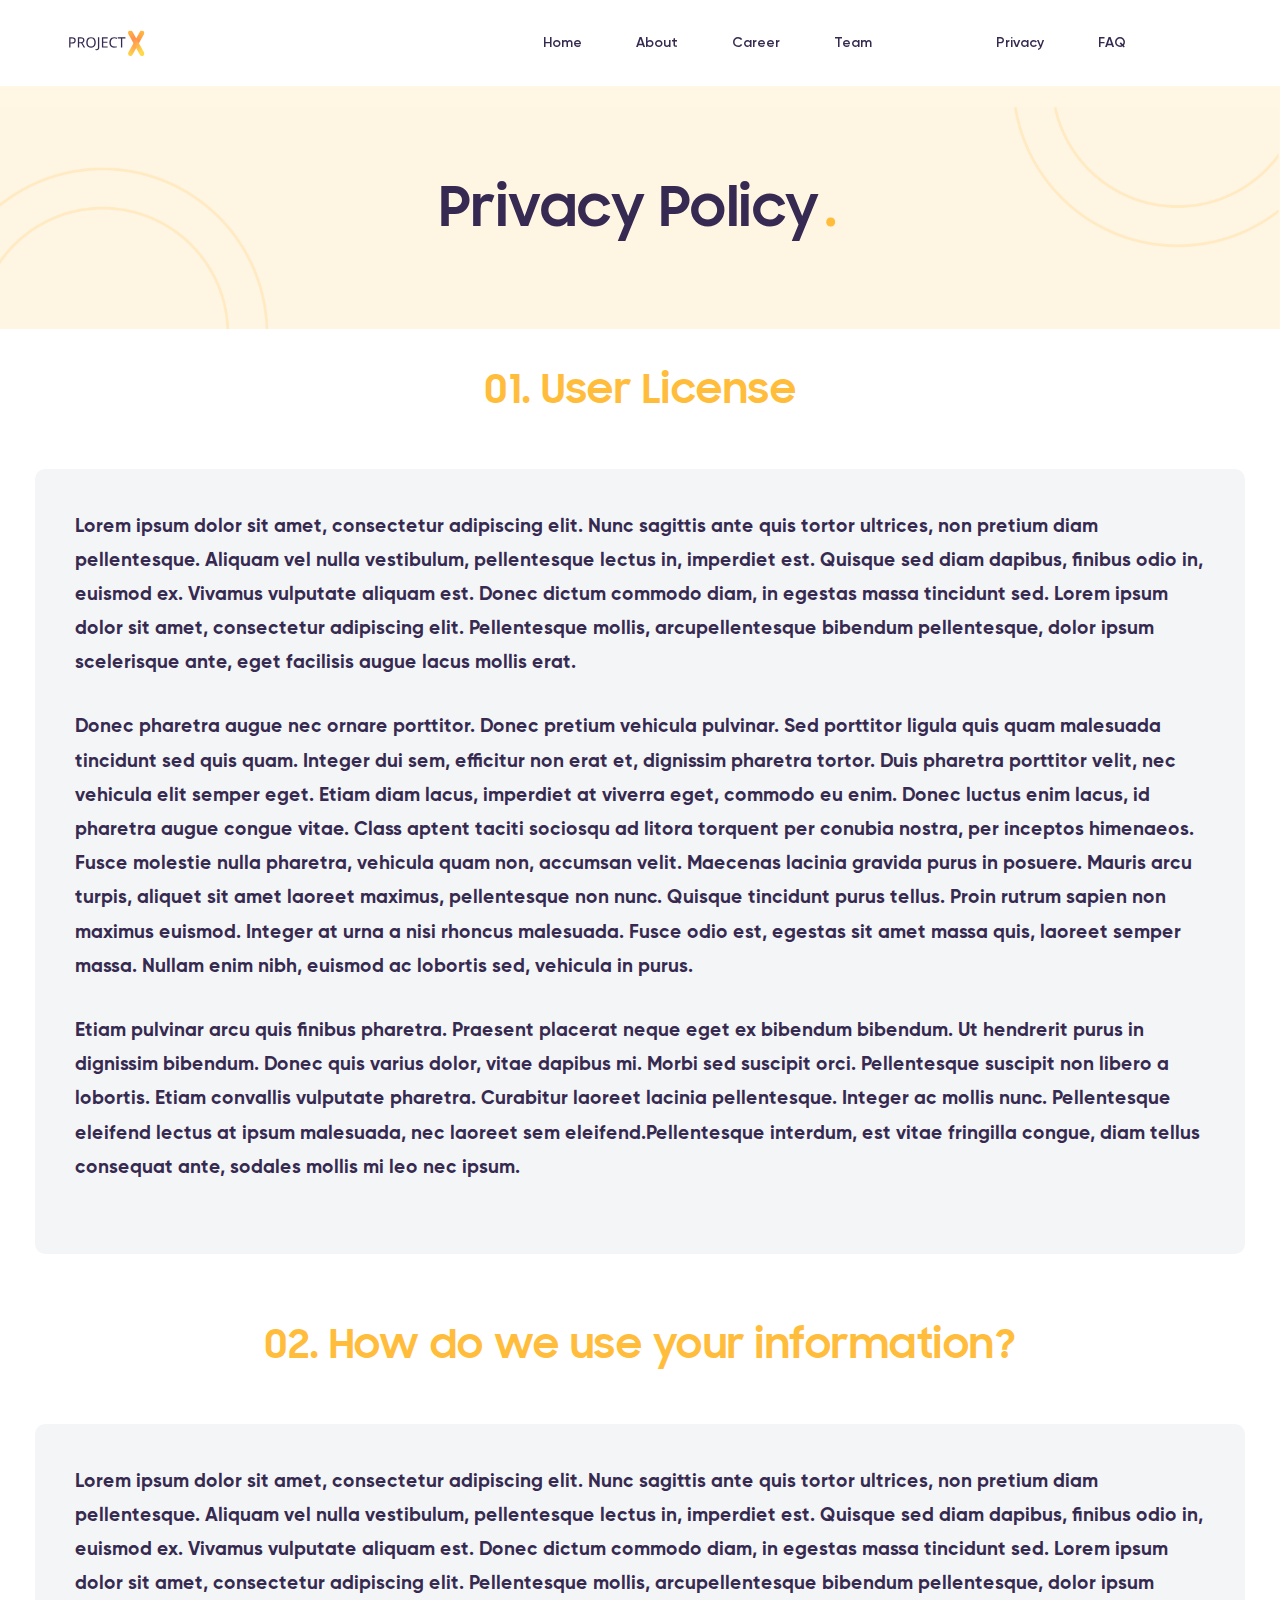
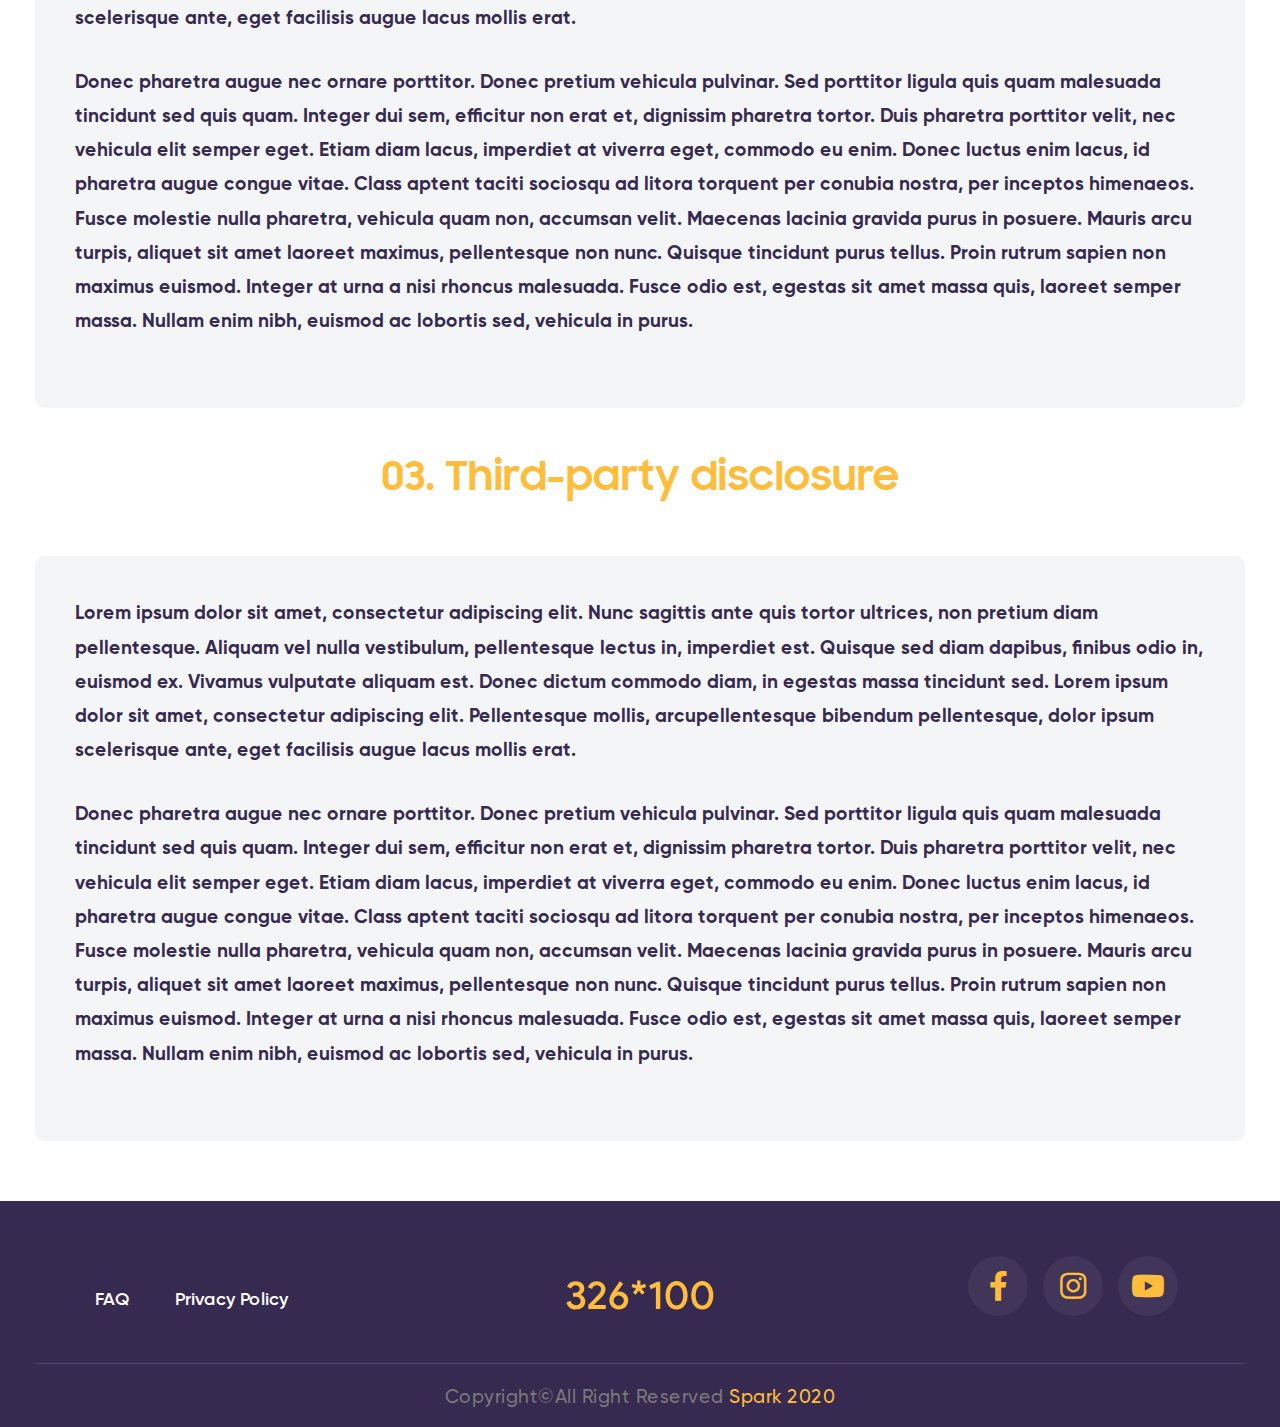
<file: privacy.html>
<!DOCTYPE html>
<html lang="en">
  <head>
    <!-- Title of The Page -->
    <title>Spark Agency And Business Template</title>
    <!-- Meta Informations -->
    <meta charset="utf-8" />
    <meta name="description" content="Spark Agency And Business Template" />
    <meta name="author" content="Spark Agency And Business Template" />
    <meta
      name="keywords"
      content="Spark, template, html and css template, bootstrap 4, ui template kit, envato templates, business html templates, html, css"
    />
    <meta
      name="viewport"
      content="width=device-width, height=device-height, initial-scale=1.0"
    />
    <meta http-equiv="X-UA-Compatible" content="IE=edge" />
    <!-- Favicon -->
    <link rel="icon" href="images/favicon.png" type="image/x-icon" />
    <!-- Fonts CSS -->
    <link rel="stylesheet" type="text/css" href="fonts/stylesheet.css" />
    <!-- Bootstrap Version 4.5.0 Minified CSS -->
    <link type="text/css" rel="stylesheet" href="css/bootstrap.min.css" />
    <!-- FontAwesome CSS -->
    <link type="text/css" rel="stylesheet" href="css/font-awsome.css" />
    <!-- Animate CSS -->
    <link type="text/css" rel="stylesheet" href="css/animate.css" />
    <!-- OwlCarousel CSS -->
    <link type="text/css" rel="stylesheet" href="css/owl.carousel.min.css" />
    <!-- jQuery Fancybox  CSS -->
    <link rel="stylesheet" type="text/css" href="css/jquery.fancybox.min.css" />
    <!-- Customized Style CSS -->
    <link type="text/css" rel="stylesheet" href="css/style.css" />
    <!-- Responsive CSS -->
    <link type="text/css" rel="stylesheet" href="css/responsive.css" />
  </head>
  <body>
    <!-- Spinner loader Start -->
    <div class="loader">
      <div id="loading-bar-spinner" class="spinner">
        <div class="spinner-icon"></div>
      </div>
    </div>
    <!-- Spinner loader End -->
    <!-- Header STARTS Here -->
    <header>
      <!-- Navbar STARTS Here -->
      <nav class="navbar navbar-expand-lg">
        <div class="container">
          <a class="navbar-brand" href="index.html"
            ><img src="images/logo.svg" class="img-fluid" alt="Header-logo"
          /></a>
          <button
            class="navbar-toggler"
            type="button"
            data-toggle="collapse"
            data-target="#navbarNav"
            aria-controls="navbarNav"
            aria-expanded="false"
            aria-label="Toggle navigation"
          >
            <span class="navbar-toggler-icon"></span>
          </button>
          <div
            class="collapse navbar-collapse justify-content-end"
            id="navbarNav"
          >
            <ul class="navbar-nav">
              <li class="nav-item">
                <a class="nav-link" href="index.html"
                  ><img
                    src="images/home-select.png"
                    class="img-fluid img-responsive"
                  />Home<span class="sr-only">(current)</span></a
                >
              </li>
              <li class="nav-item">
                <a class="nav-link" href="about.html"
                  ><img
                    src="images/home-select.png"
                    class="img-fluid img-responsive"
                  />About</a
                >
              </li>
              <li class="nav-item">
                <a class="nav-link" href="career.html"
                  ><img
                    src="images/home-select.png"
                    class="img-fluid img-responsive"
                  />Career</a
                >
              </li>
              <li class="nav-item">
                <a class="nav-link" href="team.html"
                  ><img
                    src="images/home-select.png"
                    class="img-fluid img-responsive"
                  />Team</a
                >
              </li>
              <li class="nav-item">
                <a class="nav-link" href="privacy.html"
                  ><img
                    src="images/home-select.png"
                    class="img-fluid img-responsive"
                  />Privacy</a
                >
              </li>
              <li class="nav-item">
                <a class="nav-link" href="faq.html"
                  ><img
                    src="images/home-select.png"
                    class="img-fluid img-responsive"
                  />FAQ</a
                >
              </li>
              <li>
                <a class="btn btn-orange" href="#">Get Now</a>
              </li>
            </ul>
          </div>
        </div>
      </nav>
      <!-- Navbar ENDS Here -->
    </header>
    <!-- Header ENDS Here -->
    <!-- Main Body STARTS here -->
    <!-- Privacy and Policy Banner Section Start  -->
    <section class="privacy-banner">
      <div class="container">
        <div class="main-heading spark-head text-center">
          <h1 class="mb-0">Privacy Policy<span>.</span></h1>
        </div>
      </div>
    </section>
    <!-- Privacy and Policy Banner Section End  -->
    <!-- Privacy and Policy Content Start  -->
    <section class="faq-privacy">
      <div class="container">
        <div class="heading head2 text-center">
          <h2>01. User License</h2>
        </div>
        <div class="policy-content">
          <p>
            Lorem ipsum dolor sit amet, consectetur adipiscing elit. Nunc
            sagittis ante quis tortor ultrices, non pretium diam pellentesque.
            Aliquam vel nulla vestibulum, pellentesque lectus in, imperdiet est.
            Quisque sed diam dapibus, finibus odio in, euismod ex. Vivamus
            vulputate aliquam est. Donec dictum commodo diam, in egestas massa
            tincidunt sed. Lorem ipsum dolor sit amet, consectetur adipiscing
            elit. Pellentesque mollis, arcupellentesque bibendum pellentesque,
            dolor ipsum scelerisque ante, eget facilisis augue lacus mollis
            erat.
          </p>
          <p>
            Donec pharetra augue nec ornare porttitor. Donec pretium vehicula
            pulvinar. Sed porttitor ligula quis quam malesuada tincidunt sed
            quis quam. Integer dui sem, efficitur non erat et, dignissim
            pharetra tortor. Duis pharetra porttitor velit, nec vehicula elit
            semper eget. Etiam diam lacus, imperdiet at viverra eget, commodo eu
            enim. Donec luctus enim lacus, id pharetra augue congue vitae. Class
            aptent taciti sociosqu ad litora torquent per conubia nostra, per
            inceptos himenaeos. Fusce molestie nulla pharetra, vehicula quam
            non, accumsan velit. Maecenas lacinia gravida purus in posuere.
            Mauris arcu turpis, aliquet sit amet laoreet maximus, pellentesque
            non nunc. Quisque tincidunt purus tellus. Proin rutrum sapien non
            maximus euismod. Integer at urna a nisi rhoncus malesuada. Fusce
            odio est, egestas sit amet massa quis, laoreet semper massa. Nullam
            enim nibh, euismod ac lobortis sed, vehicula in purus.
          </p>
          <p>
            Etiam pulvinar arcu quis finibus pharetra. Praesent placerat neque
            eget ex bibendum bibendum. Ut hendrerit purus in dignissim bibendum.
            Donec quis varius dolor, vitae dapibus mi. Morbi sed suscipit orci.
            Pellentesque suscipit non libero a lobortis. Etiam convallis
            vulputate pharetra. Curabitur laoreet lacinia pellentesque. Integer
            ac mollis nunc. Pellentesque eleifend lectus at ipsum malesuada, nec
            laoreet sem eleifend.Pellentesque interdum, est vitae fringilla
            congue, diam tellus consequat ante, sodales mollis mi leo nec ipsum.
          </p>
        </div>
      </div>
    </section>
    <section class="faq-privacy">
      <div class="container">
        <div class="heading head2 text-center">
          <h2>02. How do we use your information?</h2>
        </div>
        <div class="policy-content">
          <p>
            Lorem ipsum dolor sit amet, consectetur adipiscing elit. Nunc
            sagittis ante quis tortor ultrices, non pretium diam pellentesque.
            Aliquam vel nulla vestibulum, pellentesque lectus in, imperdiet est.
            Quisque sed diam dapibus, finibus odio in, euismod ex. Vivamus
            vulputate aliquam est. Donec dictum commodo diam, in egestas massa
            tincidunt sed. Lorem ipsum dolor sit amet, consectetur adipiscing
            elit. Pellentesque mollis, arcupellentesque bibendum pellentesque,
            dolor ipsum scelerisque ante, eget facilisis augue lacus mollis
            erat.
          </p>
          <p>
            Donec pharetra augue nec ornare porttitor. Donec pretium vehicula
            pulvinar. Sed porttitor ligula quis quam malesuada tincidunt sed
            quis quam. Integer dui sem, efficitur non erat et, dignissim
            pharetra tortor. Duis pharetra porttitor velit, nec vehicula elit
            semper eget. Etiam diam lacus, imperdiet at viverra eget, commodo eu
            enim. Donec luctus enim lacus, id pharetra augue congue vitae. Class
            aptent taciti sociosqu ad litora torquent per conubia nostra, per
            inceptos himenaeos. Fusce molestie nulla pharetra, vehicula quam
            non, accumsan velit. Maecenas lacinia gravida purus in posuere.
            Mauris arcu turpis, aliquet sit amet laoreet maximus, pellentesque
            non nunc. Quisque tincidunt purus tellus. Proin rutrum sapien non
            maximus euismod. Integer at urna a nisi rhoncus malesuada. Fusce
            odio est, egestas sit amet massa quis, laoreet semper massa. Nullam
            enim nibh, euismod ac lobortis sed, vehicula in purus.
          </p>
        </div>
      </div>
    </section>
    <section class="pt-2">
      <div class="container">
        <div class="heading head2 text-center">
          <h2>03. Third-party disclosure</h2>
        </div>
        <div class="policy-content">
          <p>
            Lorem ipsum dolor sit amet, consectetur adipiscing elit. Nunc
            sagittis ante quis tortor ultrices, non pretium diam pellentesque.
            Aliquam vel nulla vestibulum, pellentesque lectus in, imperdiet est.
            Quisque sed diam dapibus, finibus odio in, euismod ex. Vivamus
            vulputate aliquam est. Donec dictum commodo diam, in egestas massa
            tincidunt sed. Lorem ipsum dolor sit amet, consectetur adipiscing
            elit. Pellentesque mollis, arcupellentesque bibendum pellentesque,
            dolor ipsum scelerisque ante, eget facilisis augue lacus mollis
            erat.
          </p>
          <p>
            Donec pharetra augue nec ornare porttitor. Donec pretium vehicula
            pulvinar. Sed porttitor ligula quis quam malesuada tincidunt sed
            quis quam. Integer dui sem, efficitur non erat et, dignissim
            pharetra tortor. Duis pharetra porttitor velit, nec vehicula elit
            semper eget. Etiam diam lacus, imperdiet at viverra eget, commodo eu
            enim. Donec luctus enim lacus, id pharetra augue congue vitae. Class
            aptent taciti sociosqu ad litora torquent per conubia nostra, per
            inceptos himenaeos. Fusce molestie nulla pharetra, vehicula quam
            non, accumsan velit. Maecenas lacinia gravida purus in posuere.
            Mauris arcu turpis, aliquet sit amet laoreet maximus, pellentesque
            non nunc. Quisque tincidunt purus tellus. Proin rutrum sapien non
            maximus euismod. Integer at urna a nisi rhoncus malesuada. Fusce
            odio est, egestas sit amet massa quis, laoreet semper massa. Nullam
            enim nibh, euismod ac lobortis sed, vehicula in purus.
          </p>
        </div>
      </div>
    </section>
    <!-- Privacy and Policy Content End  -->
    <!-- Main Body ENDS here -->
    <!-- Footer STARTS Here -->
    <footer>
      <div class="container">
        <div class="row justify-content-center">
          <div class="col-sm-4">
            <ul class="footer-content">
              <li><a href="faq.html">FAQ</a></li>
              <li><a href="privacy.html">Privacy Policy</a></li>
            </ul>
          </div>
          <div class="col-sm-4 text-center">
            <a href="index.html"
              ><img
                src="images/footer-logo.svg"
                class="img-fluid"
                alt="Footer-logo"
            /></a>
          </div>
          <div class="col-sm-4 text-center">
            <ul class="footer-icon">
              <li>
                <a href="Javascript:void(0)"
                  ><i class="fab fa-facebook-f"></i
                ></a>
              </li>
              <li>
                <a href="Javascript:void(0)"
                  ><i class="fab fa-instagram"></i
                ></a>
              </li>
              <li>
                <a href="Javascript:void(0)"><i class="fab fa-youtube"></i></a>
              </li>
            </ul>
          </div>
        </div>
        <hr />
        <p class="text-center mb-2">
          Copyright©All Right Reserved <span>Spark 2020</span>
        </p>
      </div>
    </footer>
    <!-- Footer ENDS Here -->
    <!-- JQuery JavaScript File -->
    <script src="js/jquery-3.5.1.min.js"></script>
    <!-- Bootstrap Bundle Version 4.5.0 JavaScript File -->
    <script src="js/bootstrap.bundle.min.js"></script>
    <!-- Owl Carousel JavaScript File -->
    <script src="js/owl.carousel.min.js"></script>
    <!-- portfolio isotop js -->
    <script src="js/isotope.pkgd.min.js"></script>
    <!-- Customized JavaScript File -->
    <script src="js/custom.js"></script>
  </body>
</html>
</file>
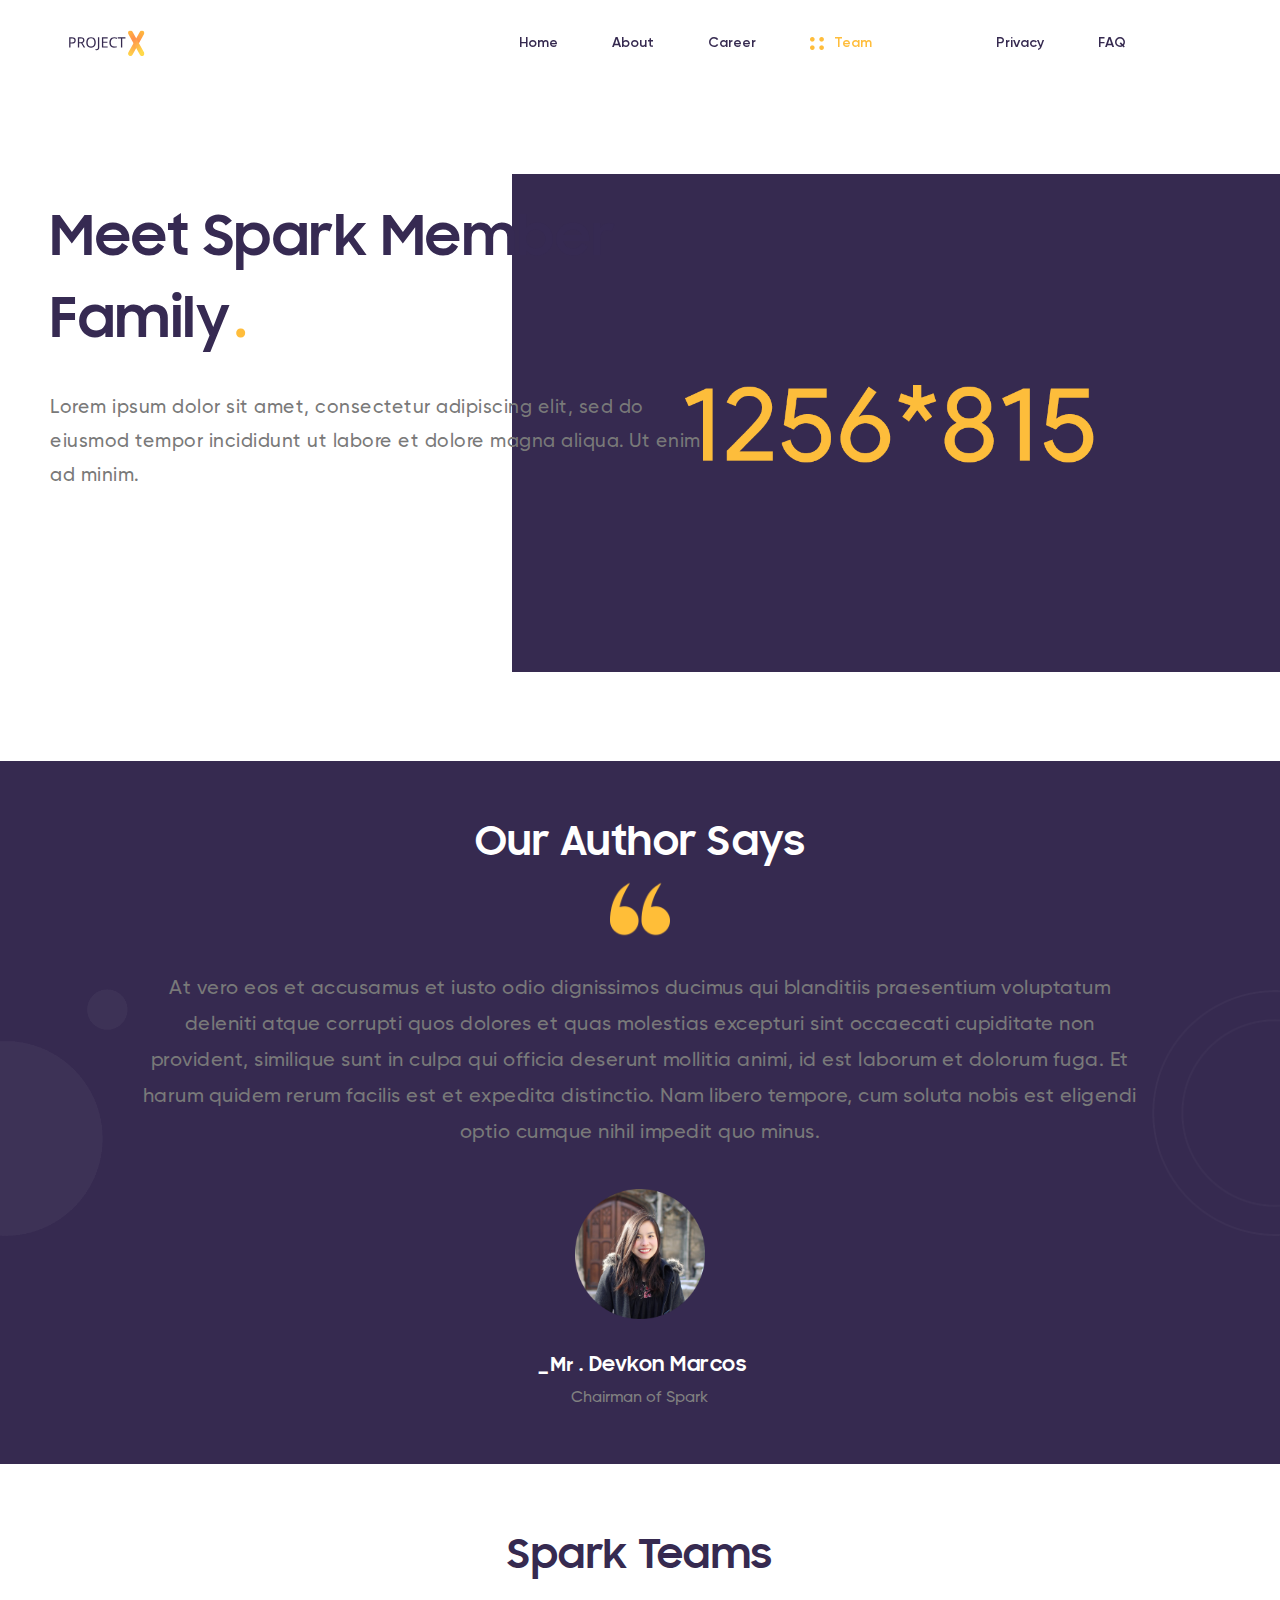
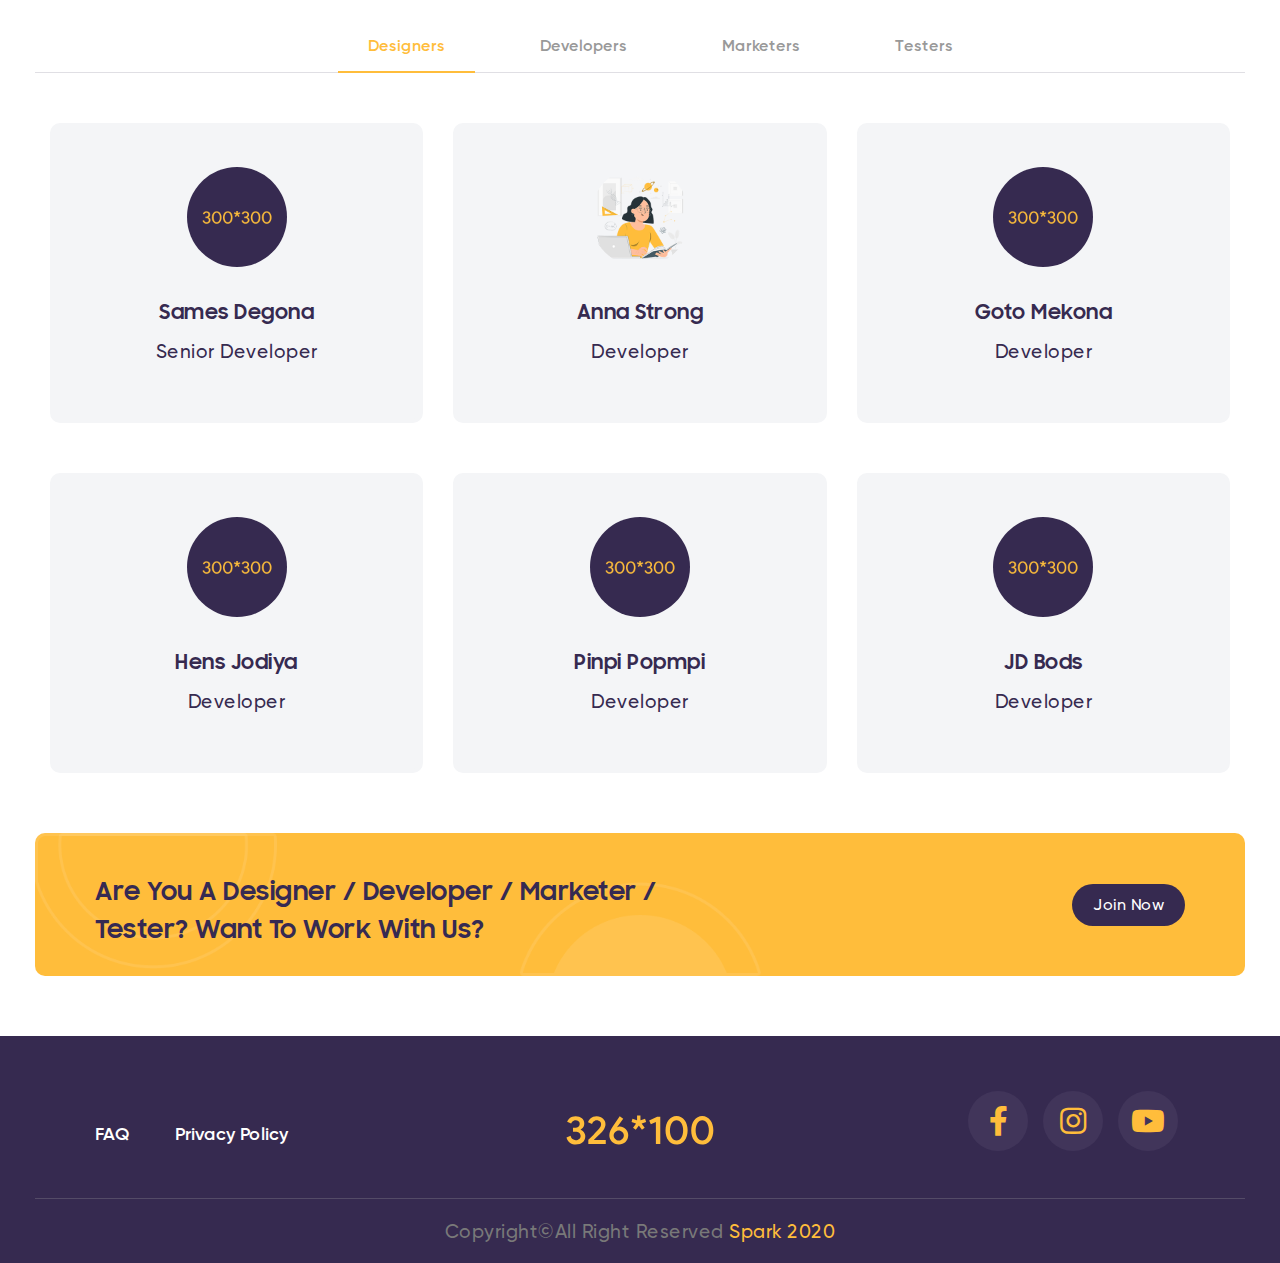
<file: team.html>
<!DOCTYPE html>
<html lang="en">
  <head>
    <!-- Title of The Page -->
    <title>Spark Agency And Business Template</title>
    <!-- Meta Informations -->
    <meta charset="utf-8" />
    <meta name="description" content="Spark Agency And Business Template" />
    <meta name="author" content="Spark Agency And Business Template" />
    <meta
      name="keywords"
      content="Spark, template, html and css template, bootstrap 4, ui template kit, envato templates, business html templates, html, css"
    />
    <meta
      name="viewport"
      content="width=device-width, height=device-height, initial-scale=1.0"
    />
    <meta http-equiv="X-UA-Compatible" content="IE=edge" />
    <!-- Favicon -->
    <link rel="icon" href="images/favicon.png" type="image/x-icon" />
    <!-- Fonts CSS -->
    <link rel="stylesheet" type="text/css" href="fonts/stylesheet.css" />
    <!-- Bootstrap Version 4.5.0 Minified CSS -->
    <link type="text/css" rel="stylesheet" href="css/bootstrap.min.css" />
    <!-- FontAwesome CSS -->
    <link type="text/css" rel="stylesheet" href="css/font-awsome.css" />
    <!-- Animate CSS -->
    <link type="text/css" rel="stylesheet" href="css/animate.css" />
    <!-- OwlCarousel CSS -->
    <link type="text/css" rel="stylesheet" href="css/owl.carousel.min.css" />
    <!-- jQuery Fancybox  CSS -->
    <link rel="stylesheet" type="text/css" href="css/jquery.fancybox.min.css" />
    <!-- Customized Style CSS -->
    <link type="text/css" rel="stylesheet" href="css/style.css" />
    <!-- Responsive CSS -->
    <link type="text/css" rel="stylesheet" href="css/responsive.css" />
  </head>
  <body>
    <!-- Spinner loader Start -->
    <div class="loader">
      <div id="loading-bar-spinner" class="spinner">
        <div class="spinner-icon"></div>
      </div>
    </div>
    <!-- Spinner loader End -->
    <!-- Header STARTS Here -->
    <header>
      <!-- Navbar STARTS Here -->
      <nav class="navbar navbar-expand-lg">
        <div class="container">
          <a class="navbar-brand" href="index.html"
            ><img src="images/logo.svg" class="img-fluid" alt="Header-logo"
          /></a>
          <button
            class="navbar-toggler"
            type="button"
            data-toggle="collapse"
            data-target="#navbarNav"
            aria-controls="navbarNav"
            aria-expanded="false"
            aria-label="Toggle navigation"
          >
            <span class="navbar-toggler-icon"></span>
          </button>
          <div
            class="collapse navbar-collapse justify-content-end"
            id="navbarNav"
          >
            <ul class="navbar-nav">
              <li class="nav-item">
                <a class="nav-link" href="index.html"
                  ><img
                    src="images/home-select.png"
                    class="img-fluid img-responsive"
                  />Home<span class="sr-only">(current)</span></a
                >
              </li>
              <li class="nav-item">
                <a class="nav-link" href="about.html"
                  ><img
                    src="images/home-select.png"
                    class="img-fluid img-responsive"
                  />About</a
                >
              </li>
              <li class="nav-item">
                <a class="nav-link" href="career.html"
                  ><img
                    src="images/home-select.png"
                    class="img-fluid img-responsive"
                  />Career</a
                >
              </li>
              <li class="nav-item active">
                <a class="nav-link" href="team.html"
                  ><img
                    src="images/home-select.png"
                    class="img-fluid img-responsive"
                  />Team</a
                >
              </li>
              <li class="nav-item">
                <a class="nav-link" href="privacy.html"
                  ><img
                    src="images/home-select.png"
                    class="img-fluid img-responsive"
                  />Privacy</a
                >
              </li>
              <li class="nav-item">
                <a class="nav-link" href="faq.html"
                  ><img
                    src="images/home-select.png"
                    class="img-fluid img-responsive"
                  />FAQ</a
                >
              </li>
              <li>
                <a class="btn btn-orange" href="#">Get Now</a>
              </li>
            </ul>
          </div>
        </div>
      </nav>
      <!-- Navbar ENDS Here -->
    </header>
    <!-- Header ENDS Here -->
    <!-- Main Body STARTS here -->
    <!-- Meet Member Section Start -->
    <section class="member-banner">
      <div class="container">
        <div class="row team">
          <div class="col-md-7 col-sm-8">
            <div class="main-heading spark-head">
              <h1>Meet Spark Member Family<span>.</span></h1>
            </div>
            <p>
              Lorem ipsum dolor sit amet, consectetur adipiscing elit, sed do
              eiusmod tempor incididunt ut labore et dolore magna aliqua. Ut
              enim ad minim.
            </p>
          </div>
        </div>
      </div>
    </section>
    <!-- Meet Member Section End -->
    <!-- Our Author Section Start -->
    <section class="author-bg text-center">
      <div class="container">
        <div class="row justify-content-center">
          <div class="col-md-10">
            <div class="heading text-center">
              <h2>Our Author Says</h2>
            </div>
            <div class="author-content">
              <img src="images/comma.png" class="img-fluid" alt="author-img" />
              <p>
                At vero eos et accusamus et iusto odio dignissimos ducimus qui
                blanditiis praesentium voluptatum deleniti atque corrupti quos
                dolores et quas molestias excepturi sint occaecati cupiditate
                non provident, similique sunt in culpa qui officia deserunt
                mollitia animi, id est laborum et dolorum fuga. Et harum quidem
                rerum facilis est et expedita distinctio. Nam libero tempore,
                cum soluta nobis est eligendi optio cumque nihil impedit quo
                minus.
              </p>
              <img
                src="images/sig.png"
                class="img-fluid sig-img"
                alt="signature-img"
              />
              <h5><span>_Mr</span>. Devkon Marcos</h5>
              <h6>Chairman of Spark</h6>
            </div>
          </div>
        </div>
      </div>
    </section>
    <!-- Our Author Section End -->
    <!-- Spark Team Portfolio Section Start -->
    <section>
      <div class="container">
        <div class="heading head text-center">
          <h2>Spark Teams</h2>
        </div>
        <div class="team-memebr text-center">
          <ul class="member-profession">
            <li>
              <a href="Javascript:void(0)" data-filter=".all" class="active"
                >Designers</a
              >
            </li>
            <li>
              <a href="Javascript:void(0)" data-filter=".developer"
                >Developers</a
              >
            </li>
            <li>
              <a href="Javascript:void(0)" data-filter=".marketers"
                >Marketers</a
              >
            </li>
            <li>
              <a href="Javascript:void(0)" data-filter=".testers">Testers</a>
            </li>
          </ul>
        </div>
        <div class="gallary">
          <div class="row justify-content-center">
            <div class="col-lg-4 col-sm-6 items-img all">
              <div class="about-team">
                <div class="member-img">
                  <img
                    src="images/member-img1.png"
                    class="img-fluid"
                    alt="member-img"
                  />
                </div>
                <div class="member-name">
                  <h5>Sames Degona</h5>
                  <p>Senior Developer</p>
                </div>
              </div>
              <div class="about-member-follow">
                <div class="member-img">
                  <img
                    src="images/member-img1.png"
                    class="img-fluid"
                    alt="member-img"
                  />
                </div>
                <p>Follow On</p>
                <ul class="follow">
                  <li>
                    <a href="Javascript:void(0)"
                      ><i class="fab fa-facebook-f"></i
                    ></a>
                  </li>
                  <li>
                    <a href="Javascript:void(0)"
                      ><i class="fab fa-instagram"></i
                    ></a>
                  </li>
                  <li>
                    <a href="Javascript:void(0)"
                      ><i class="fab fa-twitter"></i
                    ></a>
                  </li>
                  <li>
                    <a href="Javascript:void(0)"
                      ><i class="fab fa-linkedin"></i
                    ></a>
                  </li>
                </ul>
              </div>
            </div>
            <div class="col-lg-4 col-sm-6 developer items-img all">
              <div class="about-team">
                <div class="member-img">
                  <img
                    src="images/member-img2.png"
                    class="img-fluid"
                    alt="member-img"
                  />
                </div>
                <div class="member-name">
                  <h5>Anna Strong</h5>
                  <p>Developer</p>
                </div>
              </div>
              <div class="about-member-follow">
                <div class="member-img">
                  <img
                    src="images/member-img2.png"
                    class="img-fluid"
                    alt="member-img"
                  />
                </div>
                <p>Follow On</p>
                <ul class="follow">
                  <li>
                    <a href="Javascript:void(0)"
                      ><i class="fab fa-facebook-f"></i
                    ></a>
                  </li>
                  <li>
                    <a href="Javascript:void(0)"
                      ><i class="fab fa-instagram"></i
                    ></a>
                  </li>
                  <li>
                    <a href="Javascript:void(0)"
                      ><i class="fab fa-twitter"></i
                    ></a>
                  </li>
                  <li>
                    <a href="Javascript:void(0)"
                      ><i class="fab fa-linkedin"></i
                    ></a>
                  </li>
                </ul>
              </div>
            </div>
            <div class="col-lg-4 col-sm-6 marketers items-img all">
              <div class="about-team">
                <div class="member-img">
                  <img
                    src="images/member-img3.png"
                    class="img-fluid"
                    alt="member-img"
                  />
                </div>
                <div class="member-name">
                  <h5>Goto Mekona</h5>
                  <p>Developer</p>
                </div>
              </div>
              <div class="about-member-follow">
                <div class="member-img">
                  <img
                    src="images/member-img3.png"
                    class="img-fluid"
                    alt="member-img"
                  />
                </div>
                <p>Follow On</p>
                <ul class="follow">
                  <li>
                    <a href="Javascript:void(0)"
                      ><i class="fab fa-facebook-f"></i
                    ></a>
                  </li>
                  <li>
                    <a href="Javascript:void(0)"
                      ><i class="fab fa-instagram"></i
                    ></a>
                  </li>
                  <li>
                    <a href="Javascript:void(0)"
                      ><i class="fab fa-twitter"></i
                    ></a>
                  </li>
                  <li>
                    <a href="Javascript:void(0)"
                      ><i class="fab fa-linkedin"></i
                    ></a>
                  </li>
                </ul>
              </div>
            </div>
            <div class="col-lg-4 col-sm-6 testers items-img all">
              <div class="about-team">
                <div class="member-img">
                  <img
                    src="images/member-img4.png"
                    class="img-fluid"
                    alt="member-img"
                  />
                </div>
                <div class="member-name">
                  <h5>Hens Jodiya</h5>
                  <p>Developer</p>
                </div>
              </div>
              <div class="about-member-follow">
                <div class="member-img">
                  <img
                    src="images/member-img4.png"
                    class="img-fluid"
                    alt="member-img"
                  />
                </div>
                <p>Follow On</p>
                <ul class="follow">
                  <li>
                    <a href="Javascript:void(0)"
                      ><i class="fab fa-facebook-f"></i
                    ></a>
                  </li>
                  <li>
                    <a href="Javascript:void(0)"
                      ><i class="fab fa-instagram"></i
                    ></a>
                  </li>
                  <li>
                    <a href="Javascript:void(0)"
                      ><i class="fab fa-twitter"></i
                    ></a>
                  </li>
                  <li>
                    <a href="Javascript:void(0)"
                      ><i class="fab fa-linkedin"></i
                    ></a>
                  </li>
                </ul>
              </div>
            </div>
            <div class="col-lg-4 col-sm-6 developer items-img all">
              <div class="about-team">
                <div class="member-img">
                  <img
                    src="images/member-img5.png"
                    class="img-fluid"
                    alt="member-img"
                  />
                </div>
                <div class="member-name">
                  <h5>Pinpi Popmpi</h5>
                  <p>Developer</p>
                </div>
              </div>
              <div class="about-member-follow">
                <div class="member-img">
                  <img
                    src="images/member-img5.png"
                    class="img-fluid"
                    alt="member-img"
                  />
                </div>
                <p>Follow On</p>
                <ul class="follow">
                  <li>
                    <a href="Javascript:void(0)"
                      ><i class="fab fa-facebook-f"></i
                    ></a>
                  </li>
                  <li>
                    <a href="Javascript:void(0)"
                      ><i class="fab fa-instagram"></i
                    ></a>
                  </li>
                  <li>
                    <a href="Javascript:void(0)"
                      ><i class="fab fa-twitter"></i
                    ></a>
                  </li>
                  <li>
                    <a href="Javascript:void(0)"
                      ><i class="fab fa-linkedin"></i
                    ></a>
                  </li>
                </ul>
              </div>
            </div>
            <div class="col-lg-4 col-sm-6 testers items-img all">
              <div class="about-team">
                <div class="member-img">
                  <img
                    src="images/member-img6.png"
                    class="img-fluid"
                    alt="member-img"
                  />
                </div>
                <div class="member-name">
                  <h5>JD Bods</h5>
                  <p>Developer</p>
                </div>
              </div>
              <div class="about-member-follow">
                <div class="member-img">
                  <img
                    src="images/member-img6.png"
                    class="img-fluid"
                    alt="member-img"
                  />
                </div>
                <p>Follow On</p>
                <ul class="follow">
                  <li>
                    <a href="Javascript:void(0)"
                      ><i class="fab fa-facebook-f"></i
                    ></a>
                  </li>
                  <li>
                    <a href="Javascript:void(0)"
                      ><i class="fab fa-instagram"></i
                    ></a>
                  </li>
                  <li>
                    <a href="Javascript:void(0)"
                      ><i class="fab fa-twitter"></i
                    ></a>
                  </li>
                  <li>
                    <a href="Javascript:void(0)"
                      ><i class="fab fa-linkedin"></i
                    ></a>
                  </li>
                </ul>
              </div>
            </div>
          </div>
        </div>
      </div>
    </section>
    <!-- Spark Team Portfolio Section End -->
    <!-- developer and Marketer Section Start-->
    <section class="pt-0">
      <div class="container">
        <div class="spark-bg markter">
          <div class="spark">
            <div class="spark-content">
              <h3>
                Are you a Designer / Developer / Marketer / <br />Tester? Want
                to work with us?
              </h3>
            </div>
            <a href="Javascript:void(0)" class="btn btn-blue">Join Now</a>
          </div>
        </div>
      </div>
    </section>
    <!-- developer and Marketer Section End -->
    <!-- Main Body ENDS here -->
    <!-- Footer STARTS Here -->
    <footer>
      <div class="container">
        <div class="row justify-content-center">
          <div class="col-sm-4">
            <ul class="footer-content">
              <li><a href="faq.html">FAQ</a></li>
              <li><a href="privacy.html">Privacy Policy</a></li>
            </ul>
          </div>
          <div class="col-sm-4 text-center">
            <a href="index.html"
              ><img
                src="images/footer-logo.svg"
                class="img-fluid"
                alt="Footer-logo"
            /></a>
          </div>
          <div class="col-sm-4 text-center">
            <ul class="footer-icon">
              <li>
                <a href="Javascript:void(0)"
                  ><i class="fab fa-facebook-f"></i
                ></a>
              </li>
              <li>
                <a href="Javascript:void(0)"
                  ><i class="fab fa-instagram"></i
                ></a>
              </li>
              <li>
                <a href="Javascript:void(0)"><i class="fab fa-youtube"></i></a>
              </li>
            </ul>
          </div>
        </div>
        <hr />
        <p class="text-center mb-2">
          Copyright©All Right Reserved <span>Spark 2020</span>
        </p>
      </div>
    </footer>
    <!-- Footer ENDS Here -->
    <!-- JQuery JavaScript File -->
    <script src="js/jquery-3.5.1.min.js"></script>
    <!-- Bootstrap Bundle Version 4.5.0 JavaScript File -->
    <script src="js/bootstrap.bundle.min.js"></script>
    <!-- Owl Carousel JavaScript File -->
    <script src="js/owl.carousel.min.js"></script>
    <!-- portfolio isotop js -->
    <script src="js/isotope.pkgd.min.js"></script>
    <!-- Customized JavaScript File -->
    <script src="js/custom.js"></script>
  </body>
</html>
</file>
<file: fonts/stylesheet.css>
@font-face {
    font-family: "Gilroy";
    src: url("../fonts/Gilroy-Thin.ttf") format("truetype");
    font-weight: 100;
    font-style: normal;
}
@font-face {
    font-family: "Gilroy";
    src: url("../fonts/Gilroy-Light.ttf") format("truetype");
    font-weight: 300;
    font-style: normal;
}
@font-face {
    font-family: "Gilroy";
    src: url("../fonts/Gilroy-Regular.ttf") format("truetype");
    font-weight: 400;
    font-style: normal;
}
@font-face {
    font-family: "Gilroy";
    src: url("../fonts/Gilroy-Medium.ttf") format("truetype");
    font-weight: 500;
    font-style: normal;
}
@font-face {
    font-family: "Gilroy";
    src: url("../fonts/Gilroy-SemiBold.ttf") format("truetype");
    font-weight: 600;
    font-style: normal;
}
@font-face {
    font-family: "Gilroy";
    src: url("../fonts/Gilroy-Bold.ttf") format("truetype");
    font-weight: 700;
    font-style: normal;
}
@font-face {
    font-family: "Gilroy";
    src: url("../fonts/Gilroy-Black.ttf") format("truetype");
    font-weight: 900;
    font-style: normal;
}
@font-face {
    font-family: "Samsung Sharp Sans";
    src: url("../fonts/SamsungSharpSans-Bold.ttf") format("truetype");
    font-weight: 700;
    font-style: normal;
}
</file>
<file: css/style.css>
/**
* [Table of contents]
  1 header css
  2 Home Page Css
  3 About Page Css
  4 Career Page Css
  5 Team Page Css
  6 FAQ Page Css
  7 Policy Page Css
  8 footer css
  9 Spinner Css
/**
/* default css */
*,
*::before,
*::after {
  box-sizing: border-box;
}

html {
  overflow-x: hidden;
}

body {
  background: #fff;
  font-family: "Gilroy";
  font-size: 20px;
  line-height: 1.8;
  font-weight: 300;
  color: gray;
}

section {
  padding-top: 60px;
  padding-bottom: 60px;
}

p {
  font-size: 19px;
  font-weight: 500;
  letter-spacing: 0.5px;
  line-height: 1.8;
  color: #797979;
  font-family: "Gilroy";
  margin-bottom: 30px;
}

body .container {
  max-width: 1240px;
  width: 100%
}

ul,
ol {
  margin-bottom: 30px;
}

.purposes {
  margin-bottom: 30px;
  text-align: start;
}

a {
  -webkit-transition: .3s all ease;
  -o-transition: .3s all ease;
  transition: .3s all ease;
  text-decoration: none;
}

a:hover {
  text-decoration: none;
}

h1,
h2,
h3,
h4,
h5 {
  color: #000;
  font-family: "Samsung Sharp Sans";
  letter-spacing: 0.5px;
  line-height: 1.5;
  font-weight: 700;
}

h1 a,
h2 a,
h3 a,
h4 a,
h5 a {
  color: #000;
}

h1 a:hover,
h2 a:hover,
h3 a:hover,
h4 a:hover,
h5 a:hover {
  color: #999999;
}

.btn.focus,
.btn:focus {
  outline: 0;
  box-shadow: none;
}

.btn,
.form-control,
button:focus,
.form-control:focus {
  outline: none;
  box-shadow: none;
}

.dropdown-toggle::after {
  font-family: "Font Awesome 5 Pro";
  content: "\f107";
  border: none;
  vertical-align: unset;
}

.d-margin {
  margin-top: 62px;
}

/* defalut css*/

/* Comman Css*/
.main-heading h1 {
  font-size: 65px;
  color: #362a52;
  line-height: 1.5;
  margin-bottom: 30px;
}

.main-heading h1 span {
  background-color: #ffbd3b;
  padding: 0 5px;
}

.heading h2 {
  color: #fff;
  font-size: 45px;
  /* margin-bottom: 20px; */

}

.effective-bg h2 {
  margin-top: 30px;
}

.btn {
  font-size: 18px;
  letter-spacing: 0.5px;
  font-weight: 500;
  padding: 10px 30px;
  border-radius: 50px;
  color: #fff;
  -webkit-transition: .5s all ease;
  -o-transition: .5s all ease;
  transition: .5s all ease;
}

.dark-color {
  font-size: 20px;
  color: #362a50;
  font-weight: 700;
}

/* header css */
header {
  width: 100%;
  position: fixed;
  transition: all 0.5s;
  top: 0;
  left: 0;
  z-index: 999;
  padding: 20px 0;
  background-color: transparent;
}

header.fixed {
  padding: 10px 0;
  background-color: #fff;
  transition: all 0.5s;
  box-shadow: 0 0 10px 1px rgba(0, 0, 0, 0.1);
}

header .navbar-brand {
  padding: 0;
  margin: 0
}

header .navbar-expand-lg {
  padding: 0;
}

li.nav-item:nth-child(4) {
  margin-right: 70px;
}

li.nav-item .nav-link {
  margin: 0 0px 0 38px;
  font-size: 18px;
  color: #362a50;
  font-weight: 600;
  transition: all 0.5s;
  text-align: center;
  position: relative;
}

li.nav-item .nav-link:hover {
  text-decoration: underline;
}

.navbar-nav .nav-item.active>.nav-link {
  color: #ffbd3b;
  font-weight: 600;
}

.navbar-nav .nav-item>.nav-link img {
  display: none;
}

.navbar-nav .nav-item.active>.nav-link img {
  display: inline-block;
}

li.nav-item:hover .nav-link {
  color: #ffbd3b;
  transition: all 0.5s;
}

.navbar-brand {
  width: 150px;
}

a.nav-link img {
  margin-right: 10px;
}

/* header css */

/* Home Banner Css*/
.home-banner {
  background: url("../images/home-banner.png") no-repeat top right/50%;
  display: flex;
  justify-content: center;
  align-items: center;
  padding: 180px 0;
}

.home-icon p {
  font-size: 1em;
  color: #362a50;
}

.home-icon p span {
  font-weight: 600;
}

.home-icon {
  margin-top: 50px;
}

.home-icon a {
  width: 70px;
  height: 70px;
  /* color: white; */
  text-align: center;
  padding: 10px;
  font-size: 20px;
  margin: 0 10px 0 0;
  border-radius: 10px;
}

.btn-orange-primary {
  background-color: #ffbd3b;
  color: #fff;
}

.btn-orange-secondary {
  background-color: #fff;
  color: #ffbd3b;
  border: #ffbd3b solid 1px;
}

.btn-orange-primary:hover {
  background-color: #372b50;
  color: #fff;
}

.btn-orange-secondary:hover {
  background-color: #372b50;
  color: #fff;
}

/* Home Banner Css */

/* You Can Expect Css */
/* .expect-bg{
  background:url("../images/expect.png") no-repeat center center/100%;
  background-color: #362a50;
} */
.expect-bg h2 {
  color: #362a50;
}

.expect-content-bg {
  /* margin-top: 0;
  border-top: 0;
  padding-top: 0; */
  background-color: #fff;
  /* border: 2px solid #fff; */
  /* padding: 30px; */
  /* border-radius: 5px; */
  /* margin-top: 30px; */
  margin-bottom: 0px;
  text-align: center;
  -webkit-transition: .5s all ease;
  -o-transition: .5s all ease;
  transition: .5s all ease;
}

/* .expect-content-bg:hover{
  background-color: #fff6e5;
  border:2px solid #fff6e5;
} */
.expect-img {
  margin-top: 20px;
}

.timeline-img {
  margin-top: 20px;
}

.expect-content h5 {
  color: #362a50;
  margin-top: 20px;
  margin-bottom: 10px;
  font-size: 22px;
}

.expect-content p {
  font-size: 14px;
}

/* You Can Expect Css */

/* About us Css */
.author-content span {
  padding: 0 5px;
  font-weight: bold;
}

/* About us Css */

/* Modern Feature Css */
.feature-bg {
  background: url("../images/feature-bg.png") no-repeat center left/44%;
  height: 70vh;
  display: flex;
  justify-content: center;
  align-items: center;
  padding: 10px 0px;
}

.head h2,
.we-bg h2 {
  color: #362a50;
}

.head h2 span {
  background-color: #ffbd3b;
  padding: 0 5px;
}

.both-bg {
  background: url("../images/both-bg.png") no-repeat center right/41%;
  height: 70vh;
  display: flex;
  justify-content: center;
  align-items: center;
  padding: 10px 0px;
}

.end-bg {
  background: url("../images/end-bg.png") no-repeat center left/44%;
  height: 70vh;
  display: flex;
  justify-content: center;
  align-items: center;
}

/* Modern Feature Css */

/* Effective Feature Css */
.effective-bg {
  background: url("../images/effective.png") no-repeat center right/15%, url("../images/effective1.png") no-repeat bottom left/20%;
  padding: 50px 0;
  background-color: #fff6e4;
}

.effective-bg h2 {
  color: #362a50;
}

/* .effective{
  margin-top: -100px;
} */
.effective-content-bg {
  background-color: #fff;
  border: 2px solid #fff;
  padding: 10px;
  border-radius: 10px;
  margin-top: 30px;
  margin-bottom: 20px;
  text-align: center;
  -webkit-transition: .5s all ease;
  -o-transition: .5s all ease;
  transition: .5s all ease;
}

/* .effective-content-bg:hover{
  background-color: #fff;
  border:2px solid #362a50;
  box-shadow: 0 0 10px 0 rgba(0,0,0,.2);
} */
.effective-img {
  margin-top: 20px;
}

.effective-content h5 {
  color: #362a50;
  margin-top: 20px;
  margin-bottom: 10px;
  font-size: 22px;
}

.effective-content p {
  font-size: 14px;
}

.effetive-image {
  position: relative;
  margin-top: 40px;
}

.effetive-image:after {
  position: absolute;
  content: "";
  background: url("../images/effective-img.png") no-repeat center center/contain;
  top: 0;
  left: 0;
  right: 0;
  bottom: -50px;
}

/* Effective Feature Css */
/* How We Work Css */
.we-bg {
  background: url("../images/we-bg.png") no-repeat center right/10%, url("../images/we-bg2.png") no-repeat bottom left/7%;
}

.we-bg h2 span {
  color: #ffbd3b;
}

.we-border {
  border: 3px solid #fff2d8;
  padding: 15px;
  border-radius: 10px;
  margin-top: 30px;
  text-align: center;
}

.we-img {
  position: relative;
}

.video-popup-button {
  background-color: #fff;
  border-radius: 50%;
  color: #fff;
  display: inline-block;
  font-size: 50px;
  height: 110px;
  width: 110px;
  line-height: 103px;
  position: absolute;
  top: 50%;
  left: 50%;
  transform: translate(-50%, -50%);
}

#video-modal .modal-body {
  padding: 0;
}

#video-modal .modal-header {
  padding: 15px;
}

.video-popup-button img {
  margin-left: 5px;
}

.video-popup-button:hover {
  background-color: #362a50;
  color: #fff;
  cursor: pointer;
}

.video-popup-button:before {
  border: 2px solid #362a50;
  border-radius: 50%;
  bottom: 0;
  content: "";
  left: 0;
  opacity: 0;
  position: absolute;
  right: 0;
  top: 0;
  transition: all 0.3s ease 0s;
}

.video-popup-button:hover:before {
  opacity: 1;
}

.close {
  float: right;
  font-weight: 700;
  line-height: 1;
  color: #000;
  text-shadow: 0 1px 0 #fff;
  opacity: .5;
  position: absolute;
  right: 10px;
  padding: 30px;
  top: 5px;
}

.modal-content {
  position: relative;
  display: -ms-flexbox;
  display: flex;
  -ms-flex-direction: column;
  flex-direction: column;
  width: 100%;
  pointer-events: auto;
  background-color: #fff;
  background-clip: padding-box;
  border: 1px solid rgba(0, 0, 0, .2);
  border-radius: .3rem;
  outline: 0;
  padding: 9px;
}

.modal-header {
  display: -ms-flexbox;
  display: flex;
  -ms-flex-align: start;
  align-items: flex-start;
  -ms-flex-pack: justify;
  justify-content: space-between;
  padding: 5px;
  border-bottom: none;
  border-top-left-radius: calc(.3rem - 1px);
  border-top-right-radius: calc(.3rem - 1px);
}

/* How We Work Css */
/* owl.carousel User Experince css */
.user-bg {
  background-color: #362a50;
  position: relative;
}

#sync2 .item .user-img {
  width: 100px;
  margin: 0 auto;
  margin-top: 50px;
  border-radius: 50%;
}

#sync2 .item .user-img img {
  border-radius: 50%;
}

#sync2 .item {
  z-index: -1;
}

#sync2 .item .user-content {
  background: #fff;
  padding: 20px 10px;
  text-align: center;
  margin: 15px auto 0 auto;
  border-radius: 10px;
}

#sync2 .item .user-content h5 {
  font-size: 25px;
  color: #362a50;
  margin-top: 20px;
}

#sync2 .item .user-content p {
  font-size: 14px;
  margin-bottom: 0px;
}

.owl-carousel .owl-stage {
  padding-left: 0 !important;
}

.slider-nav button {
  background-color: transparent;
  border: none;
}

.slider-nav button.owl-prev {
  position: absolute;
  top: 67%;
  left: 20%;
  z-index: 999;
}

.slider-nav button.owl-next {
  position: absolute;
  right: 20%;
  top: 67%;
  z-index: 999;
}

/* owl.carousel User Experince css */
/* News Letter Css */
.news-bg {
  background: url("../images/we-bg.png") no-repeat center right/8%, url("../images/effective1.png") no-repeat bottom left/10%;
  background-color: #fff6e5;
  padding: 50px 0;
}

.news-bg h2 {
  margin-bottom: 0;
  margin-top: 0px;
}

.news-bg p {
  color: #362a50;
  font-weight: 600;
}

.email-btn {
  background-color: #fff;
  padding: 5px 20px;
  position: relative;
  border-radius: 50px;
  display: block;
}

.email-btn .btn {
  margin-right: -15px;
}

.email-btn i {
  margin-top: 15px;
  margin-left: 10px;
  color: #ffbd3b;
}

.email-btn input {
  display: block;
  width: 100%;
  height: calc(1.5em + .75rem + 2px);
  padding: 10px 20px;
  font-size: 1rem;
  font-weight: 400;
  line-height: 1.5;
  color: #362a50;
  background-color: transparent;
  background-clip: padding-box;
  border: none;
  margin-top: 5px;
  border-radius: none;
  transition: border-color .15s ease-in-out, box-shadow .15s ease-in-out;
}

.email-btn input::placeholder {
  color: #392e54;
  font-weight: 700;
}

/* News Letter Css */
/*  Contact Us Css */
.contact-head img {
  margin-bottom: 50px;
}

.contact-us {
  display: flex;
  margin-bottom: 40px;
  flex-wrap: wrap;
}

.contact-us .media:nth-child(2) {
  margin-left: 50px;
}

.contact-content h5 {
  font-size: 18px;
  color: #362a50;
}

.contact-content h6 a {
  color: #9e9ca8;
  font-weight: 500;
}

.contact-content h6 a:hover {
  color: #ffbd3b;
}

.contact-content address {
  font-size: 14px;
  color: #9e9ca8;
  font-weight: 500;
}

.contact-image {
  width: 70px;
  height: 70px;
  line-height: 70px;
  background-color: #ffbd3b;
  text-align: center;
  border-radius: 50%;
  margin-right: 15px;
}

.contact-border {
  border-right: 2px solid #fff9eb;
}

.loction-img {
  max-width: 25px;
}

.contact-form {
  margin-top: 50px;
  padding: 0 50px;
}

.contact-form-bg {
  background-color: #f4f5f7;
  border: 1px solid #f4f5f7;
  padding: 5px 20px 10px 20px;
  position: relative;
  border-radius: 50px;
  margin-bottom: 20px;
}

.contact-form-bg:focus,
.contact-form-bg:active,
.contact-form-bg:hover {
  border-color: #ffbd3b;
}

.contact-form-bg .btn {
  margin-right: -15px;
  padding: 15px 30px;
}

.contact-form-bg i {
  margin-top: 15px;
  margin-left: 10px;
  color: #ffbd3b;
}

.text-area {
  border-radius: 10px;
}

.text-area textarea {
  padding: 5px 0px 80px 10px;
}

.text-area textarea::placeholder {
  color: #a6a4af;
  font-weight: 500;
}

.contact-form-bg input,
.form-control {
  display: block;
  width: 100%;
  height: calc(1.5em + .75rem + 2px);
  padding: 10px 20px;
  font-size: 1rem;
  font-weight: 500;
  line-height: 1.5;
  color: #a6a4af;
  background-color: transparent;
  background-clip: padding-box;
  border: none;
  margin-top: 5px;
  border-radius: none;
  transition: border-color .15s ease-in-out, box-shadow .15s ease-in-out;
}

.contact-form-bg input::placeholder {
  color: #a6a4af;
  font-weight: 500;
}

.contact-form .form-control:focus {
  color: #495057;
  background-color: #f4f5f7;
  border-color: #f4f5f7;
  outline: 0;
  box-shadow: none;
}

.contact-btn {
  background-color: #ffbd3b;
  display: block;
}

.contact-btn:hover {
  background-color: #372b50;
  color: #fff;
}

/*  Contact Us Css */
/* footer css */
footer {
  background-color: #362a50;
  padding: 50px 0 5px 0;
}

footer img {
  width: 300px;
}

.footer-content li {
  list-style: none;
  padding: 0 20px;
  display: inline-block;
  margin-top: 30px;
}

.footer-content li a {
  font-size: 18px;
  font-weight: 600;
  color: #fff;
  -webkit-transition: .5s all ease;
  -o-transition: .5s all ease;
  transition: .5s all ease;
}

.footer-content li a:hover {
  color: #ffbd3b;
}

.footer-icon li {
  list-style: none;
  display: inline-block;
  padding: 0 5px;
  margin-top: 5px;
}

.footer-icon li a {
  width: 60px;
  height: 60px;
  line-height: 70px;
  display: block;
  text-align: center;
  background-color: #41355a;
  color: #ffbd3b;
  border-radius: 50%;
  -webkit-transition: .5s all ease;
  -o-transition: .5s all ease;
  transition: .5s all ease;
}

.footer-icon li a:hover {
  background-color: #fff;
  color: #000;
}

.footer-icon li a i {
  font-size: 30px;
}

hr {
  background-color: rgba(255, 255, 255, .2);
}

footer span {
  color: #ffbd3b;
}

/* footer css */
/* Spinner Loader Css*/
.loader {
  position: fixed;
  z-index: 9999 !important;
  background-color: #fff;
  width: 100%;
  height: 100%;
  top: 0;
  bottom: 0;
  left: 0;
  right: 0;
}

#loading-bar-spinner.spinner {
  left: 50%;
  margin-left: -20px;
  top: 50%;
  margin-top: -20px;
  position: absolute;
  z-index: 19 !important;
  animation: loading-bar-spinner 400ms linear infinite;
}

#loading-bar-spinner.spinner .spinner-icon {
  width: 40px;
  height: 40px;
  border: solid 4px transparent;
  border-top-color: #362a50;
  border-left-color: #ffbd3b;
  border-right-color: #362a50;
  border-bottom-color: #ffbd3b;
  border-radius: 50%;
}

@keyframes loading-bar-spinner {
  0% {
    transform: rotate(0deg);
    transform: rotate(0deg);
  }

  100% {
    transform: rotate(360deg);
    transform: rotate(360deg);
  }
}

/* Spinner Loader Css*/
/*==== About Page Section Css ====*/
/*Who Spark Section Css*/
.who {
  margin: 0px 0 130px 0;
}

.who-spark-banner {
  background: url("../images/who-spark.png") no-repeat center right/65%;
  display: flex;
  height: 90vh;
  justify-content: center;
  align-items: center;
}

.who-spark-banner a {
  color: #ffbd3b;
  font-weight: 600;
  font-size: 20px;
}

.line-img {
  max-width: 100px;
}

.who-spark-banner a:hover {
  color: #362a50;
  font-weight: 600;
}

.spark-head h1 span {
  color: #ffbd3b;
  background-color: transparent;
}

/*Who Spark Section Css*/
/*Our Author Section Css*/
.author-bg {
  background: url("../images/author-bg.png") no-repeat center right/10%, url("../images/author-bg1.png") no-repeat center left/10%;
  padding: 50px 0;
  background-color: #362a50;
  /* margin-top: -85px; */
}

.section-title {
  padding-bottom: 20px;
}

.author-content p {
  margin-top: 30px;
  margin-bottom: 40px;
}

.author-content span {
  font-weight: bold;
  font-family: "Gilroy";
}

.author-content h5 {
  font-size: 22px;
  color: #fff;
  margin-top: 30px;
}

.author-content img {
  max-width: 60px;
}

.author-content .sig-img {
  max-width: 200px;
}

/*Our Author Section Css*/
/* Our Investor Section Css */
.about-ivest {
  margin-top: 0px;
}

.our-investiment-bg {
  background-color: #f4f5f7;
  padding: 0 50px;
  border-radius: 10px;
  position: relative;
}

.our-investiment-bg:after {
  position: absolute;
  content: "";
  background: url(../images/comma.png) no-repeat center center/69%;
  top: 50%;
  left: -7%;
  width: 80px;
  height: 70px;
}

.our {
  display: flex;
}

.investor-img {
  max-width: 130px;
  border: 3px solid #fff;
  border-radius: 50%;
}

.investor-img img {
  border-radius: 50%;
}

.about-investor {
  margin-left: 50px;
}

.about-investor h5 {
  color: #362a50;
  font-size: 20px;
  font-weight: 600;
  margin-top: 20px;
}

.investor-content {
  padding: 40px 0 30px 0;
}

.slider-nav1 {
  margin: 60px 0;
}

.slider-nav1 button {
  background-color: transparent;
  border: none;
  margin: 0 10px;
}

/* Our Investor Section Css */
/* Investor Section Css*/
.spark-bg {
  background: url(../images/spark-bg.png) no-repeat top left/20%, url(../images/spark-bg1.png) no-repeat bottom center/20%;
  background-color: #ffbd3b;
  padding: 40px 60px 20px 60px;
  border-radius: 10px;
}

.spark {
  display: flex;
  justify-content: space-between;
  align-items: center;
}

.spark-content h3 {
  color: #362a52;
  font-weight: 500;
  font-size: 25px;
  text-transform: capitalize;
}

.spark-content p {
  color: #362a52;
  font-weight: 600;
}

.btn-blue {
  background-color: #362a50;
  margin-top: -20px;
}

.btn-blue:hover {
  background-color: #fff;
  color: #000;
}

/* Investor Section Css*/
/* Investment Partner Css */
.partner-bg {
  height: 100%;
  border: 4px solid #f4f5f7;
  padding: 20px 20px 20px 20px;
  border-radius: 10px;
  -webkit-transition: .5s all ease;
  -o-transition: .5s all ease;
  transition: .5s all ease;
}

.partner-bg:hover {
  border: 4px solid #fff6e5;
}

.partner-content {
  text-align: center;
  margin-top: 20px;
}

/* .partner-content h5 {
  color: #ffbd3b;
  font-size: 17px;
  font-weight: 600;
  margin-top: 10px;
} */

.partner-content h5 a {
  color: #ffbd3b;
  font-size: 17px;
  font-weight: 600;
  margin-top: 10px;
}

.partner-content h5 a:hover {
  text-shadow: 2px 2px 10px #fbfafa;
  filter: dropshadow(color=#fbfafa, offx=2, offy=2);
}

.partner-content h6 {
  font-size:25px;
  /* color: #ff914d; */
  color: #fdf6e7;
}

.partner-content p {
  margin-bottom: 0;
  opacity: 0.8;
}

.slider-nav2 {
  text-align: center;
  margin: 40px 0;
}

.author-bg .container .slider-nav2 {
  margin-top: 20px;
  margin-bottom: 20px;
}

.slider-nav2 button {
  background-color: transparent;
  border: none;
  margin: 0 10px;
}

.partner-img {
  overflow: hidden;
  background: linear-gradient(rgb(0, 0, 0), rgb(0, 0, 0));
  border-radius: 10px;
  -webkit-transition: .5s all ease;
  -o-transition: .5s all ease;
  transition: .5s all ease;
  position: relative;
}

.partner-img .img1 {
  border-radius: 10px;
  -webkit-transition: .5s all ease;
  -o-transition: .5s all ease;
  transition: .5s all ease;
}

.partner-img:hover .overlay {
  -webkit-filter: grayscale(0);
  -moz-filter: grayscale(0);
  filter: none;
  -webkit-transform: scale(1.2);
  transform: scale(1.2);
  -webkit-transition: all .6s ease;
  opacity: 1;
}

.overlay {
  position: absolute;
  top: 0;
  bottom: 0;
  left: 0;
  right: 0;
  opacity: 0;
  transition: .5s ease;
  background-color: #06060682;
}

/* Investment Partner Css */
/*==== Career Page Section Css ====*/
/*Opportunity Section Css*/
.opp {
  margin: 0px 0 130px 0;
}

.oppo-banner {
  background: url("../images/oppo-bg.png") no-repeat center right/60%;
  display: flex;
  height: 90vh;
  justify-content: center;
  align-items: center;
}

/*Opportunity Section Css*/
/* Who Looking Section Css*/
.looking-bg {
  background: url("../images/author-bg.png") no-repeat center right/10%, url("../images/author-bg1.png") no-repeat center left/10%;
  padding: 100px 0;
  background-color: #362a50;
  margin-top: -85px;
}

/* Who Looking Section Css*/
/* Why Join Us Section Css*/
.join-us-bg {
  background-color: #fff6e5;
  border: 2px solid #fff6e5;
  padding: 10px;
  border-radius: 5px;
  margin-top: 30px;
  margin-bottom: 20px;
  text-align: center;
  -webkit-transition: .5s all ease;
  -o-transition: .5s all ease;
  transition: .5s all ease;
}

.join-us-bg:hover {
  border: 2px solid #362a50;
  box-shadow: 0 0 10px 0 rgba(0, 0, 0, .2);
}

.join-img {
  height: 100px;
  margin: 20px auto 0 auto;
}

.join-content h5 {
  color: #362a50;
  margin-top: 20px;
  margin-bottom: 20px;
  font-size: 22px;
}

.join-content p {
  font-size: 14px;
}

/* Why Join Us Section Css*/
/* Office Enviorment Section Css*/
.office-enviroment {
  margin-top: 60px;
}

.office-enviroment .item {
  margin: 0 15px;
}

.office-img {
  overflow: hidden;
  background: linear-gradient(rgb(0, 0, 0), rgb(0, 0, 0));
  -webkit-transition: .5s all ease;
  -o-transition: .5s all ease;
  transition: .5s all ease;
  border-radius: 10px;
}

.office-img img {
  border-radius: 10px;
}

.office-img:hover img {
  -webkit-filter: grayscale(0);
  -moz-filter: grayscale(0);
  filter: none;
  -webkit-transform: scale(1.2);
  transform: scale(1.2);
  -webkit-transition: all .6s ease;
  opacity: .6;
  border-radius: 10px;
}

/* Office Enviorment Section Css*/
/* New Opportunity Section Css*/
.new-oppo-border {
  border: 4px solid #fff6e5;
  padding: 20px 30px 20px 40px;
  border-radius: 10px;
  margin: 40px 0;
}

.new-oppo .item {
  margin: 0 15px;
}

.oppo-content h5 {
  font-size: 20px;
  color: #362a50;
  margin-top: 30px;
}

.oppo-content img {
  max-width: 80px;
}

.oppo-content a {
  color: #ffbd3b;
  font-weight: 600;
  margin-bottom: 30px;
  font-size: 18px;
}

.oppo-content a:hover {
  color: #362a50;
  font-weight: 600;
}

/* New Opportunity Section Css*/
/*==== Team Page Section Css ====*/
/*Meet Member Section Css*/
.team {
  margin: 0px 0 130px 0;
}

.member-banner {
  background: url("../images/team-bg.png") no-repeat center right/60%;
  display: flex;
  height: 90vh;
  justify-content: center;
  align-items: center;
}

/*Meet Member Section Css*/
/*  Spark Team Portfolio Section css */
.team-memebr {
  border-bottom: 1px solid #e0dfe4;
}

.member-profession {
  margin-bottom: -31px;
}

.team-memebr .member-profession li {
  display: inline-block;
  padding: 0px 10px;
  margin-bottom: 30px;
  list-style: none;
  margin-top: 30px;
  position: relative;
  -webkit-transition: .5s all ease;
  -o-transition: .5s all ease;
  transition: .5s all ease;
}

.team-memebr .member-profession li a {
  margin: 0 5px;
  padding: 10px 30px;
  display: block;
  font-size: 16px;
  font-weight: 600;
  cursor: pointer;
  color: #999999;
}

.team-memebr .member-profession li .active {
  border-bottom: 2px solid #ffbd3b;
  color: #ffbd3b;
}

.about-team {
  background-color: #f4f5f7;
  border: 4px solid #f4f5f7;
  padding: 40px 50px 20px 50px;
  border-radius: 10px;
  margin-top: 50px;
  text-align: center;
  position: relative;
  -webkit-transition: .5s all ease;
  -o-transition: .5s all ease;
  transition: .5s all ease;
}

.member-name h5 {
  margin-top: 30px;
  font-size: 22px;
  color: #362a50;
}

.member-name p {
  color: #362a50;
}

.member-img {
  width: 100px;
  height: 100px;
  border-radius: 50%;
  margin: 0 auto;
}

.member-img img {
  border-radius: 50%;
}

.about-member-follow {
  width: 93%;
  height: 86%;
  border: 4px solid #fff6e5;
  background-color: #fff;
  padding: 40px 90px 2px 90px;
  border-radius: 10px;
  margin-top: 50px;
  position: absolute;
  top: 0;
  text-align: center;
  left: 15px;
  opacity: 0;
  -webkit-transition: .5s all ease;
  -o-transition: .5s all ease;
  transition: .5s all ease;
}

.about-member-follow:hover {
  opacity: 1;
  -webkit-transition: .5s all ease;
  -o-transition: .5s all ease;
  transition: .5s all ease;
}

.about-member-follow p {
  color: #362a50;
  margin-top: 30px;
  margin-bottom: 0px;
  text-align: center;
}

.follow li {
  list-style: none;
  display: inline-block;
  text-align: center;
  margin-top: 22px;
  margin-right: 15px;
}

.follow a {
  color: #9994a8;
  display: block;
}

.follow a:hover {
  color: #ffbd3b;
}

/*  Spark Team Portfolio Section css */
/* Developer and Markter Section Css*/
.markter {
  padding: 50px 60px 40px 60px;
}

/* Developer and Markter Section Css*/
/*==== FAQ Page Section Css ====*/
/*FAQ Banner Section Css*/
.faq-banner {
  background: url(../images/policy.png) no-repeat center center/110%;
  padding: 80px 0;
  background-color: #fff6e4;
}

/*FAQ Banner Section Css*/
/*Getting Start Section Css*/
.head2 h2 {
  color: #ffbd3b;
  margin-bottom: 50px;
}

.accordion {
  margin: 0 auto;
  border-radius: 5px;
}

.accordion-header {
  padding: 15px 30px;
  background: #f4f5f7;
  color: #362a50;
  font-size: 16px;
  font-weight: 600;
  cursor: pointer;
  letter-spacing: 0;
  transition: all .3s;
  border-radius: 5px;
  margin-top: 20px;
}

.accordion-body {
  background: #fff;
  color: #908c9a;
  display: none;
  border: 2px solid #f4f5f7;
  margin-bottom: 20px;
  border-bottom-right-radius: 5px;
  border-bottom-left-radius: 5px;
  padding: 10px;
}

.accordion-body__contents {
  padding: 10px 20px;
  font-size: 14px;
  font-weight: 400;
  color: #908c9a;
  font-weight: 600;
}

.accordion__item>.accordion-header:after {
  content: "";
  float: right;
  width: 25px;
  height: 25px;
  position: relative;
  background: url(../images/plus-button.png) no-repeat center/100%;
  top: 0px;
  transition: .3s all;
  background-color: #ffbd3b;
  transform: rotate(0deg);
  transition: all 0.5s;
  border-radius: 50%;
  opacity: 1;
}

.accordion__item>.accordion-header:before {
  content: "";
  float: right;
  width: 25px;
  height: 25px;
  position: relative;
  background: url(../images/minus-button.png) no-repeat center/100%;
  top: 0px;
  transition: .3s all;
  background-color: #ffbd3b;
  transform: rotate(0deg);
  transition: all 0.5s;
  border-radius: 50%;
  left: -25px;
  opacity: 0;
}

.accordion__item.active>.accordion-header:after {
  opacity: 0;
  transition: all 0.5s;
}

.accordion__item.active>.accordion-header:before {
  opacity: 1;
  transition: all 0.5s;
}

.accordion__item.active .accordion-header {
  background: #f4f5f7;
  border-top-right-radius: 5px;
  border-top-left-radius: 5px;
}

/*Getting Start Section Css*/
/*==== Privacy and Policy Page Section Css ====*/
/* Privacy and Policy Banner Section Css*/
.privacy-banner {
  background: url(../images/policy.png) no-repeat center center/110%;
  padding: 80px 0;
  background-color: #fff6e4;
}

/* Privacy ans Policy Banner Section Css*/
/* Policy Content Css */
.policy-content {
  background-color: #f4f5f7;
  padding: 40px;
  border-radius: 10px;
}

.policy-content p {
  color: #362a50;
  font-weight: 700;
  letter-spacing: 0;
}

.faq-privacy {
  padding-top: 30px;
  padding-bottom: 30px;
}

/* Policy Content Css */
</file>
<file: css/responsive.css>
/**
* [Table of contents]
  1 1290px css
  2 1440px css
  3 1630px css
  4 1599px css
  5 1429px css
  6 1199px css
  7 991px css
  8 767px css
  9 575px css
  10 480px css
  11 350px css
/**

/* 1290px css */
@media only screen and (min-width: 1430px) {
    .container {
        max-width: 1290px;
    }
}
/* 1440px css */
@media only screen and (min-width: 1600px) {
    .container {
        max-width: 1440px;
    }
}
/* 1630px css */
@media only screen and (min-width: 1800px) {
    .container {
        max-width: 1630px;
    }
}
/* 1599px css */
@media only screen and (max-width: 1599px) {
    .home-banner {
        padding: 130px 0;
    }
}
/* 1429px css */
@media only screen and (max-width: 1429px) {
     /* Comman Css */
    .heading h2 {
        font-size: 40px;
    }
    .btn {
        font-size: 16px;
        padding: 8px 20px;
    }
    /* Header Css */
    li.nav-item .nav-link {
        font-size: 14px;
    }
    /*=== Home Page Section Css ===*/
    .home-banner {
        background: url("../images/home-banner.png") no-repeat top right/55%;
    }
    .main-heading h1 {
        font-size: 55px;
    }
    .main-heading h1 br {
        display: none;
    }
    .home-icon a i {
        width: 60px;
        height: 60px;
        line-height: 21px;
        font-size: 25px;
    }
    /* You Can Expect Section Css */
    .who-spark-banner {
    	height: 80vh;
	}
    .expect-content h5 {
        font-size: 20px;
    }
    /* Effective Features Section Css */
    .effective-content h5 {
        font-size: 20px;
    }
    /* Owl User Slider Section Css */
    #sync2 .item .user-content h5 {
        font-size: 22px;
    }
    /* Contact Form Us Section Css */
    .contact-content h5 {
        font-size: 16px;
    }
    .contact-content  h6 {
        font-size: 14px;
    }
    .contact-image {
        width: 60px;
        height: 60px;
        line-height: 60px;
    }/*=== Home Page Section Css ===*/
    /*=== About Page Section Css ===*/
    /* Author Section Css */
    .author-content .sig-img {
        width: 130px;
    }
    .author-content h5 {
        font-size: 20px;
    }
    .author-content p {
        font-size: 20px;
    }
    /* Investor Section Css */
    .our-investiment-bg {
        padding: 0 40px;
    }
    .investor-img {
        max-width: 110px;
        max-height: 110px;
    }
    .about-investor h5 {
        font-size: 18px;
    }
    .investor-content {
        padding: 20px 0 10px 0;
    }
    .spark-bg {
        padding: 40px 60px 20px 60px;
    }
    /* Our Investor Partners Section Css */
    .partner-content h5 {
        font-size: 18px;
    }/*=== About Page Section Css ===*/
    /*=== Career Page Section Css ===*/
    /* Why Join Us Section Css */
    .join-content h5 {
        font-size: 20px;
    }
    .oppo-banner {
        height: 75vh;
    }
    /* New Opportunity Section Css */
    .oppo-content h5 {
        font-size: 18px;
    }
    /*=== Career Page Section Css ===*/
    /*=== Team Page Section Css ===*/
    /* Spark Team Portfolio Section Css */
    .member-name h5 {
        font-size: 20px;
    }
    .follow li {
        margin-top: 20px;
        margin-right: 12px;
    }
    /* Developer And Marketer Section Css */
    .member-banner {
        height: 75vh;
    }
    .spark-content h3 {
        font-size: 25px;
    }/*=== Team Page Section Css ===*/
}
/* 1199px css */
@media only screen and (max-width: 1199px) {
     /* Comman Css */
    .heading h2 {
        font-size: 35px;
        margin-top:0;
    }
    body p{
        font-size: 14px;
    }
    section {
        padding-top: 50px;
        padding-bottom: 50px;
    }
    input::placeholder,textarea::placeholder{
        font-size: 14px;
    }
    /*=== Home Page Section Css ===*/
    .home-banner {
        background: url("../images/home-banner.png") no-repeat top right/62%;
    }
    .main-heading h1 {
        font-size: 48px;
    }
    /* You Can Expect Section Css */
    .expect-content h5 {
        font-size: 17px;
    }
    .expect-content p {
        font-size: 12px;
    }
    /* Modern Feature Section Css */
    .feature-bg {
        background: url("../images/feature-bg.png") no-repeat center left/45%;
        height: 70vh;
    }
    .both-bg {
        background: url("../images/both-bg.png") no-repeat center right/45%;
        height: 70vh;
    }
    .dark-color {
        font-size: 16px;
        margin-bottom: 20px;
    }
    /* Effective Feature Section Css */
    .effetive-image::after {
        top: 60px;
        bottom: -50px;
    }
    .effective-content h5 {
        font-size: 17px;
    }
    .effective-content p {
        font-size: 12px;
    }
    /* How We are Work Section Css */
    .we-bg {
        background: url("../images/we-bg.png")no-repeat center right/10%,url("../images/we-bg2.png")no-repeat bottom left/10%;
    }
    .video-popup-button {
        font-size: 16px;
        height: 90px;
        width: 90px;
        line-height: 90px;
    }
    .video-popup-button img {
        margin-left: 6px;
    }
    /* Owl User Slider Section Css */
    #sync2 .item .user-content h5 {
        font-size: 20px;
    }
    /* Newsletter Section Css */
    .news-bg {
        background: url("../images/we-bg.png")no-repeat center right/10%,url("../images/effective1.png") no-repeat bottom left/15%;
        background-color: #fff6e5;
    }
    .news-bg h2 {
        margin-bottom: 0;
        margin-top: 0px;
    }
    /* Contact Form Section Css */
    .contact-content h5 {
        font-size: 14px;
    }
    .contact-content h6 {
        font-size: 13px;
    }
    .contact-image {
        width: 50px;
        height: 50px;
        line-height: 50px;
    }
    .contact-content address {
        font-size: 13px;
    }
    /*Footer Css */
    footer img {
        width: 180px;
    }/*=== Home Page Section Css ===*/
    /*=== About Page Section Css ===*/
    /* Who Spark Section Css */
    .who-spark-banner {
        background: url("../images/who-spark.png") no-repeat center right/70%;
    }
    .who-spark-banner a {
        font-size: 18px;
    }
    /* Our Author Section Css */
    .author-content img {
        max-width: 50px;
    }
    .author-bg {
        margin-top: -135px;
    }
    .author-content h5 {
        font-size: 18px;
    }
    .author-content .sig-img {
        width: 110px;
    }
    .author-content p {
        font-size: 20px;
    }
    /* Investor Section Css */
    .our-investiment-bg::after {
        width: 60px;
        height: 60px;
    }
    .about-investor {
        margin-left: 20px;
    }
    /* our Investor partner Section Css */
    .partner-content h5 {
        font-size: 16px;
    }
    .slider-nav2 {
        margin: 30px 0;
    }/*=== About Page Section Css ===*/
     /*=== Career Page Section Css ===*/
     /* Oppoturnity Section Css */
     .oppo-banner {
        background: url("../images/oppo-bg.png") no-repeat center right/65%;
    }
    .new-oppo-border {
        margin: 0;
        padding: 20px 20px 20px 20px;
    }
    /* Who We Loking Section Css */
    .looking-bg {
        margin-top: -115px;
    }
    /* Why Join Us Section Css */
    .oppo-content h5 {
    	font-size: 15px;
	}
    .join-content h5 {
        font-size: 17px;
    }
    .join-content p {
        font-size: 12px;
    }/*=== Career Page Section Css ===*/
    /*=== Team Page Section Css ===*/
    /* Spark Team Section Css */
    .member-img {
        width: 80px;
        height: 80px;
    }
    .member-name h5 {
        font-size: 17px;
    }
    .follow li {
        margin-top: 16px;
        margin-right: 15px;
    }
    .about-member-follow {
    	padding: 40px 55px 2px 55px;
	}
    .author-bg {
        margin-top: 0px;
    }
    /* Developer And Markter Section Css */
    .spark-content h3 {
        font-size: 22px;
    }/*=== Team Page Section Css ===*/
    /*=== Privacy Page Section Css ===*/
    .privacy-banner {
       padding: 30px;
    }/*=== Privacy Page Section Css ===*/
    /*=== FAQ Page Section Css ===*/
    .faq-banner {
        padding: 30px;
    }/*=== FAQ Page Section Css ===*/
}
/* 991px css */
@media only screen and (max-width: 991px) {
    /**********  Responsive Menu Bootstrap **********/
   .navbar-expand-lg > .container {
        padding-left: 15px;
        padding-right: 15px;
    }
    /**  menu  **/
    .navbar-toggler {
        width: 40px;
        height: 40px;
        line-height: 39px;
        padding: 0;
        border-radius: 5px;
        background-color: transparent;
        border: 1px solid #ffbd3b;
        text-align: center;
        z-index: 99;
        display: block;
        transition: all 0.5s;
        margin-left: 20px;
    }
    .show-menu .navbar-toggler {
        width: 40px;
        height: 40px;
        position: fixed;
        top: 20px;
        right: 20px;
        border: none;
    }
    .navbar-toggler span {
        position: relative;
        width: 60%;
        height: 2px;
        background-color: #362a52;
        display: inline-block;
        vertical-align: middle;
        top: 0;
        -webkit-transform: translateY(-50%);
        -moz-transform: translateY(-50%);
        -ms-transform: translateY(-50%);
        -o-transform: translateY(-50%);
        transform: translateY(-50%);
    }
    .navbar-toggler span::before,
    .navbar-toggler span::after {
        position: absolute;
        content: "";
        width: 100%;
        height: 2px;
        background-color: #362a52;
        right: 0;
        transition: all 0.5s;
        animation: openCloseByeSpan 300ms linear forwards;
    }
    .navbar-toggler span::before {
        top: -6px;
    }
    .navbar-toggler span::after {
        top: 6px;
    }
    .show-menu .navbar-toggler span::before, .show-menu .navbar-toggler span::after {
        left: 0;
        right: 0;
        margin: auto;
        transform: rotate(45deg);
        top: -2px;
    }
    .show-menu .navbar-toggler span::after {
        transform: rotate(-45deg);
    }
    .show-menu .navbar-toggler span {
        height: 0;
    }
    #navbarNav {
        background: #fff;
        box-shadow: 0 0px 0 10px #fff inset, 0 0 0 11px #362a52 inset;
        padding: 60px 20px 15px;
        position: fixed;
        top: 0;
        right: 0;
        display: block !important;
        width: 100% !important;
        text-align: center;
        bottom: 0;
        -webkit-transition: all 0.5s ease 0s;
        -moz-transition: all 0.5s ease 0s;
        -ms-transition: all 0.5s ease 0s;
        -o-transition: all 0.5s ease 0s;
        transition: all 0.5s ease 0s;
        -webkit-transform: translateX(110%);
        -moz-transform: translateX(110%);
        -ms-transform: translateX(110%);
        -o-transform: translateX(110%);
        transform: translateX(110%);
        height: auto !important;
        overflow: auto;
    }
    .show-menu #navbarNav {
        -webkit-transform: translateX(0%);
        -moz-transform: translateX(0%);
        -ms-transform: translateX(0%);
        -o-transform: translateX(0%);
        transform: translateX(0%);
    }
    /* Header Css */
    li.nav-item:nth-child(4) {
        margin-right: 0;
    }
    a.nav-link img {
        margin-right: 10px;
        margin-left: -23px;
    }
    li.nav-item .nav-link {
        margin: 0 0 30px 0;
        font-size: 18px;
    }
    /* Comman Css */
    .heading h2 {
        font-size: 30px;
    }
    body p {
        font-size: 12px;
    }
    .dark-color {
        font-size: 14px;
        margin-bottom: 20px;
    }
    /*=== Home Page Section Css ===*/
    .main-heading h1 {
        font-size: 40px;
    }
    .home-icon a i {
        width: 55px;
        height: 55px;
        line-height: 16px;
        font-size: 20px;
    }
    /* You Can Expect Section Css */
    .expect-img {
        max-width: 60px;
        max-height: 60px;
        margin: 20px auto;
    }
    .expect-content h5 {
        font-size: 14px;
    }
    .feature-bg, .both-bg{
        height: 50vh;
    }
    .effetive-image::after {
        display: none;
    }
    /* Effective Feature Section Css */
    .effective {
        margin: 0 auto;
        margin-top: -20px;
    }
    .effective1 {
        margin-top: -25px;
    }
    .effective-bg {
        padding: 30px 0;
    }
    .effective-bg h2 {
        font-size: 27px;
    }
    .effective-img {
        max-width: 60px;
        max-height: 60px;
        margin: 20px auto;
    }
    .effective-content h5 {
        font-size: 14px;
    }
    .effetive-image::after{
        top: 103px;
    }
    .effetive-image::after {
        display: none;
    }
    .effetive-image {
        margin-top: 5px;
    }
    /* How We are Work Section Css */
    .video-popup-button {
        height: 70px;
        width: 70px;
        line-height: 70px;
        top:55%;
    }
    .video-popup-button img {
        max-width: 20px;
    }
    /* Owl User Slider Section Css */
    .slider-nav button.owl-prev{
        top: 65%;
        left: 6%;
    }
     .slider-nav button.owl-next {
        top: 65%;
        right: 6%;
    }
    #sync2 .item .user-content {
        padding: 10px 10px;
    }
    /* Contact Section Css */
    .contact-image {
        width: 60px;
        height: 60px;
        line-height: 60px;
    }
    .contact-border {
      border-right: none;
      border-bottom:  2px solid #fff9eb;
    }
    .contact-head {
        text-align: center;
    }
    .contact-content h5 {
        margin-top: 5px;
    }
    /* Footer Css */
    .footer-icon li a {
        width: 40px;
        height: 40px;
        line-height: 43px;
        font-size: 20px;
    }
    .footer-content li {
        padding: 0 10px;
    }
    .footer-content li a {
        font-size: 14px;
    }/*=== Home Page Section Css ===*/
    /*=== About Page Section Css ===*/
    /* Who Spark Section Css */
    .who-spark-banner {
        height: 70vh;
    }
    .author-content p {
        font-size: 20px;
    }
    /* Our Author Section Css */
    .head h2 br{
        display: none;
    }
    /* Investor Section Css */
    .about-ivest {
        margin-top: 0px;
    }
    .about-ivest h2{
        text-align: center;
    }
    .our-investiment-bg::after {
        left: -5.4%;
    }
    .slider-nav1 {
        margin: 40px 0;
        text-align: center;
    }
    .spark-bg {
        padding: 40px 30px 20px 30px;
    }
    .spark-content h3 {
        font-size: 20px;
    }
    /* Our Investemnt Partner Css */
    .partner-content h5 {
        font-size: 13px;
    }/*=== About Page Section Css ===*/
    /*=== Career Page Section Css ===*/
    /* Oppoturnity Section Css */
    .oppo-banner {
        height: 70vh;
        background: url("../images/oppo-bg.png") no-repeat center right/70%;
    }
    /* Why Join Us Section Css*/
    .join-img{
        max-width: 60px;
        max-height: 60px;
        margin: 20px auto;
    }
    .join-content h5 {
        font-size: 14px;
    }/*=== Career Page Section Css ===*/
    /*=== Team Page Section Css ===*/
    /* Oppoturnity Section Css */
    .member-banner{
        height: 75vh;
        background: url("../images/team-bg.png") no-repeat center right/70%;
    }
    /* Spark Team Css */
    .about-member-follow p {
        font-size: 16px;
    }
    .about-member-follow {
    	padding: 40px 64px 2px 64px;
	}
    .follow li {
        margin-top: 10px;
        margin-right: 20px;
    }
    .member-name p {
        font-size: 14px;
    }
    .author-bg {
        margin-top: 0px;
    }
    /* Markter And Developer Section Css */
    .markter {
        padding: 50px 30px 40px 30px;
    }/*=== Team Page Section Css ===*/
    /*=== FAQ Page Section Css ===*/
    .faq-banner {
        padding: 15px;
    }/*=== FAQ Page Section Css ===*/
    /*=== Privacy Page Section Css ===*/
    .privacy-banner {
        padding: 15px;
    }/*=== Privacy Page Section Css ===*/
}
/* 767px css */
@media only screen and (max-width: 767px) {
    /* Header Css */
    .navbar-brand {
        width: 130px;
    }
    /* Comman Css */
    .heading h2 {
        font-size: 25px;
    }
    .btn {
        font-size: 14px;
        padding: 10px 15px;
    }
	/*=== Home Page Section Css ===*/
    .home-banner {
        padding: 80px 0;
        background: url("../images/home-banner.png") no-repeat center right/65%;
    }
    .main-heading h1 {
        font-size: 35px;
        margin-bottom: 0;
    }
    .main-heading h1 br {
        display: block;
    }

    /* You Can Expect Section Css */
    .expect-content h5 {
        font-size: 14px;
    }
    .expect-content-bg {
        margin-top: 20px;
        margin-bottom: 0px;
    }
    /* Modern Feature Section Css */
    /* Effective Feature Section Css */
    .effective-content-bg {
        margin-top: 20px;
        margin-bottom: 0px;
    }
    .effetive-image::after {
     display: none;
    }
    .effective1 {
        margin-top: 0px;
    }
    /* Owl User Section Css */
    .slider-nav img {
        max-width: 30px;
        max-height: 30px;
    }
    .slider-nav button {
        margin: 0 0px;
    }
    #sync2 .item .user-content p {
        font-size: 12px;
        margin-bottom: 20px;
    }
    #sync2 .item .user-content h5 {
        font-size: 16px;
    }
    /* News Letter Section Css */
    .email-btn i {
        margin-left: 0px;
    }
    .email-btn input {
        padding: 0 15px;
        font-size: 12px;
    }
    /* Contact Form Section Css */
    .contact-us .media:nth-child(2) {
        margin-left: 30px;
    }
    /* Footer Css */
    footer img {
        width: 150px;
    }
    .footer-content li {
        margin-top: 5px;
    }
    .footer-icon li:nth-child(1) {
        margin-left: -40px;
    }
    .footer-content li:nth-child(1) {
        margin-left: -50px;
    }/*=== Home Page Section Css ===*/
    /*=== About Page Section Css ===*/
    /* Who Spark Section Css */
    .who {
        margin: 0px 0 100px 0;
    }
    .who-spark-banner {
        height: 100%;
        background: url("../images/who-spark.png") no-repeat center right/91%;
    }
    .line-img {
        max-width: 80px;
        margin-top: -20px;
    }
    .who-spark-banner a {
        font-size: 16px;
    }
    /* Our Author Section Css */
    .author-bg {
        margin-top: -106px;
    }
    .author-content img {
        max-width: 40px;
    }
    .author-content h5 {
        margin-top: 20px;
        font-size: 16px;
    }
    .author-content h6{
        font-size: 14px;
    }
    .author-content p {
        font-size: 20px;
    }
    /* Investor Section Css */
    .investor-img {
        max-width: 90px;
        max-height: 90px;
    }
    .about-investor h5 {
        font-size: 16px;
    }
    .our-investiment-bg {
        margin: 0 15px;
    }
    .our-investiment-bg::after {
        left: -5.4%;
    }
    .our-investiment-bg::after {
        width: 50px;
        height: 50px;
    }
    .slider-nav1 img {
        max-width: 30px;
        max-height: 30px;
    }
    .slider-nav1 button {
        margin: 0 0px;
    }
    .spark {
        display: flex;
        justify-content: center;
        flex-wrap: wrap;
    }
    .btn-blue {
        margin-top: 10px;
    }
    /* Our Investment Partner Section Css */
    .partner-bg {
        margin-bottom: 15px;
    }
    .partner-content p {
        margin-bottom: 10px;
    }
    .slider-nav2 img {
        max-width: 30px;
        max-height: 30px;
    }
    .slider-nav2 button {
        margin: 0 0px;
    }/*=== About Page Section Css ===*/
    /*=== Career Page Section Css ===*/
    /* Opportunity Section Css*/
    .oppo-banner {
        height: 100%;
    }
    /* Who Are Looking Sectio Css */
    .looking-bg {
        margin-top: -95px;
        padding: 30px;
    }
    /* Why Join Us Section Css */
    .join-us-bg {
        margin-top: 20px;
    }
    /* Office Enviroment Section Css */
    .office-enviroment {
        margin-top: 30px;
    }
    /* New Opportunity Section Css */
    .new-oppo-border {
        margin: 20px 0;
        padding: 10px 10px 20px 30px;
    }
    .oppo-content a {
        margin-bottom: 30px;
        font-size: 16px;
    }/*=== Career Page Section Css ===*/
    /*=== Team Page Section Css ===*/
    /* Meet Member Section Css */
    .member-banner{
        height: 55vh;
    }
    /* Spark Team Section Css */
    .team-memebr .member-profession li a {
        padding: 5px 10px;
        font-size: 14px;
    }
    .about-member-follow {
        padding: 40px 30px 2px 30px;
    }
    .author-bg {
        margin-top: 0px;
    }
    .follow li {
        margin-top: 12px;
        margin-right: 13px;
    }/*=== Team Page Section Css ===*/
    /*=== Privacy Page Section Css ===*/
    .policy-content {
        padding: 30px;
    }/*=== Privacy Page Section Css ===*/
    /*=== FAQ Page Section Css ===*/
    .accordion-header {
        font-size: 14px;
    }
    .accordion-body__contents {
        font-size: 12px;
    }
    .accordion__item > .accordion-header::after {
       top: -2px;
    }
     .accordion__item > .accordion-header::before {
       top: -2px;
    } /*=== FAQ Page Section Css ===*/
}
/* 575px css */
@media only screen and (max-width: 575px) {
    /* Comman Css */
    .heading h2 {
        font-size: 22px;
    }
    input::placeholder,textarea::placeholder{
        font-size: 12px;
    }
    /*=== Home Page Section Css ===*/
    .home-banner {
        /* background: url("../images/home-banner.png") no-repeat center right/80%; */
        background: none;
    }
    .main-heading h1 {
        font-size: 30px;
    }
    /* You Can Expect Section Css */

    /* Modern Feature Section Css */
    .feature-bg {
        background: transparent;
        height: 100%;
        margin: 0;
        padding-bottom: 0;
    }
    .both-bg {
        background: transparent;
        height: 100%;
        margin: 0;
    }
    /* How We Are Work Section Css */
    .we-border {
        padding: 10px;
        margin-top: 0px;
    }
    .video-popup-button {
        height: 60px;
        width: 60px;
        line-height: 60px;
    }
    .video-popup-button img {
        max-width: 15px;
    }
    /* Owl User Slider Section Css */
    .slider-nav button.owl-prev {
        bottom: 20px;
        left: 40%;
        top: auto;
    }
    .slider-nav button.owl-next {
        bottom: 20px;
        right: 40%;
        top: auto;
    }
    #sync2 .item .user-content {
        margin: 20px 15px;
    }
    /* News Letter Section Css */
    .email-btn i {
        margin-top: 12px;
    }
    .contact-form {
        margin-top: 30px;
        padding: 0 10px;
    }
    .news-bg {
        padding: 40px 0;
    }
    /* Footer Css */
    .footer-content {
        text-align: center;
        margin-bottom: 20px;
    }
    .footer-content li:nth-child(1) {
        margin-left: -35px;
    }
    .footer-content li {
        margin-top: 0;
    }
    .footer-icon {
        margin-top: 30px;
         margin-bottom: 10px;
    }
    /*=== Home Page Section Css ===*/
    /*=== About Page Section Css ===*/
    /* Who Spark Section Css */
    .who-spark-banner {
        height: 55vh;
    }
    /* Our Investment Partner Css */
    .partner-content h5 {
        font-size: 16px;
    }
    .author-content p {
        font-size: 20px;
    }
    /*=== Career Page Section Css ===*/
    /* Opportunity Section Css */
    .oppo-banner {
        height: 100%;
    }
    /* Join Us Section Css */
    .join-content h5 {
        font-size: 17px;
    }
    .oppo-content h5 {
        font-size: 16px;
    }
    .oppo-content a {
        font-size: 14px;
    }
    /*=== Team Page Section Css ===*/
    /* Meet Member Section Css */
    .member-banner {
        height: 50vh;
    }
    /* Spark Team Section Css */
    .team-memebr .member-profession li {
        padding: 0px 3px;
    }
    .follow li {
        margin-right: 28px;
    }
    .spark-content h3 br {
        display: none;
    }
    .about-member-follow {
        padding: 40px 89px 2px 89px;
    }
    .author-bg {
        margin-top: 0px;
    }
    /*=== Team Page Section Css ===*/
    /*=== FAQ Page Section Css ===*/
    .accordion-header {
        font-size: 12px;
    }
    .accordion__item > .accordion-header::after {
       top: -2px;
       left:30px;
    }
    .accordion__item > .accordion-header::before {
       top: -2px;
       left:0;
    }/*=== FAQ Page Section Css ===*/
}
/* 480px css */
@media only screen and (max-width: 480px) {
    /* Header Css */
    li.nav-item .nav-link {
        font-size: 14px;
    }
    .navbar-toggler {
        width: 35px;
        height: 35px;
        line-height: 34px;
    }
    .navbar-brand {
        width: 110px;
    }
    /* Comman Css */
    .heading h2 {
        font-size: 20px;
    }
    /*=== Home Page Section Css ===*/
    .main-heading h1 {
        font-size: 25px;
    }
    .home-icon {
        margin-top: 30px;
        margin-bottom: 90px;
    }
    .home-icon a {
        width: 45px;
        height: 45px;
        line-height: 5px;
        font-size: 18px;
        padding-left: 15px;
    }
    .home-banner {
        padding: 40px 0 0;
    }
    /* You Can Expect Section Css */
    .expect-img {
        max-width: 50px;
        max-height: 50px;
    }
    .expect-content-bg {
        padding: 0;
    }
    /* Modern Feature Section Css */
    .dark-color {
         margin-bottom: 10px;
    }
    /* Owl User Slider Css */
    .video-popup-button{
    	top:50%;
    }
    #sync2 .item .user-content h5 {
        font-size: 14px;
    }
    .slider-nav button.owl-prev {
        left: 35%;
    }
    .slider-nav button.owl-next {
        right: 35%;
    }
    /* Contact Form Section Css */
    .contact-image {
        width: 50px;
        height: 50px;
        line-height: 50px;
    }
    .contact-us .media:nth-child(2) {
        margin-left: 0px;
        margin-top: 20px;
    }
    .contact-us {
        margin-bottom: 20px;
    }
    .contact-form-bg i {
        margin-left: 0px;
        font-size: 18px;
    }
    .contact-form-bg {
        padding: 0px 20px 2px 20px;
        margin-bottom: 10px;
    } /*=== Home Page Section Css ===*/
    /*=== About Page Section Css ===*/
     /* Who Spark Banner */
    .who-spark-banner a {
        font-size: 14px;
    }
    .who-spark-banner {
        height: 100%;
        background: transparent;
    }
    .line-img {
        max-width: 70px;
    }
    /* Our Author Section Css */
    .author-content img {
        max-width: 33px;
    }
    .author-content .sig-img {
        width: 80px;
    }
    .author-content h5 {
        font-size: 14px;
    }
    .author-content h6 {
        font-size: 12px;
    }
    .author-content p {
        font-size: 20px;
    }
    /* investor Section Css */
    .our-investiment-bg {
        padding: 0 20px;
    }
    .investor-img {
        max-width: 80px;
        max-height: 80px;
    }
    .about-investor h5 {
        font-size: 14px;
        margin-top: 10px;
    }
    .our-investiment-bg::after {
        width: 40px;
        height: 40px;
        left: -5.4%;
    }
    .spark-bg {
        padding: 20px 20px 20px 20px;
        text-align: center;
    }/*=== About Page Section Css ===*/
    /*=== Career Page Section Css ===*/
    .oppo-banner {
        height: 100%;
        background: transparent;
    }
    /* Who where looking Section Css */
    .looking-bg {
        padding: 30px 10px;
    }
    /* New Opportunity Section Css */
   .new-oppo-border {
        margin: 0px 0;
        padding: 10px 10px 20px 20px;
    }
    .oppo-content h5 {
        font-size: 12px;
    }
    .oppo-content p{
        font-size: 10px;
    }
    .oppo-content a {
        font-size: 12px;
    }
    .oppo-content img {
        max-width: 60px;
    }/*=== Career Page Section Css ===*/
    /*=== Team Page Section Css ===*/
   .member-banner {
        height: 100%;
        background: transparent;
    }
    .team {
        margin: 0px 0 60px 0;
    }
    .author-bg {
        margin-top: 0px;
    }
    /* Spark Team Section Css */
    .team-memebr .member-profession li {
        padding: 0px 8px;
        margin:0;
    }
    .team-memebr .member-profession li a {
        padding: 5px 15px;
        font-size: 14px;
    }
    .team-memebr .member-profession li a:nth-child(1) {
        margin-left: -30px;
    }
    .team-memebr {
        border-bottom: none;
    }
    .member-profession {
        margin-bottom: -11px;
    }
    .follow li {
        margin-right: 15px;
    }
    .about-member-follow {
    	padding: 40px 62px 2px 62px;
	}
    .spark-content h3 {
        font-size: 16px;
    }
    /* Footer Css */
    footer img {
        width: 130px;
    }
    /*=== Policy Section Css ===*/
    /*=== Policy Section Css ===*/
    /*=== FAQ Section Css ===*/
    .accordion__item > .accordion-header::before {
        width: 20px;
        height: 20px;
    }
    .accordion__item > .accordion-header::after {
        width: 20px;
        height: 20px;
        left: 20px;
    }
    .accordion__item > .accordion-header::after:nth-child(3){
        left:10px;
    }
    /*=== FAQ Section Css ===*/
}
/* 350px css */
@media only screen and (max-width: 350px) {
    /* Comman Css */
    section {
        padding-top: 30px;
        padding-bottom: 30px;
    }
    /*=== About Page Section Css ===*/
    .who {
        margin: 0px 0 140px 0;
    }
    .author-content p {
        font-size: 20px;
    }
    /*=== Career Page Section Css ===*/
    .oppo-banner {
    	height: 100%;
	}
    .looking-bg {
        margin-top: -130px;
    }
    .oppo-content h5 {
        font-size: 10px;
    }
    .video-popup-button img {
    	margin-left: 4px;
	}
    /*=== Team Section Css ===*/
	.slider-nav button.owl-prev {
        bottom: 10px;
    }
    .slider-nav button.owl-next {
        bottom: 10px;
    }
    .member-banner {
        height: 50vh;
        padding-top: 0;
    }
    .author-bg {
        margin-top: 0px;
    }
    .about-member-follow {
        padding: 40px 35px 2px 35px;
    }
    .team-memebr .member-profession li a:nth-child(1) {
        margin-left: -39px;
    }
}
</file>
